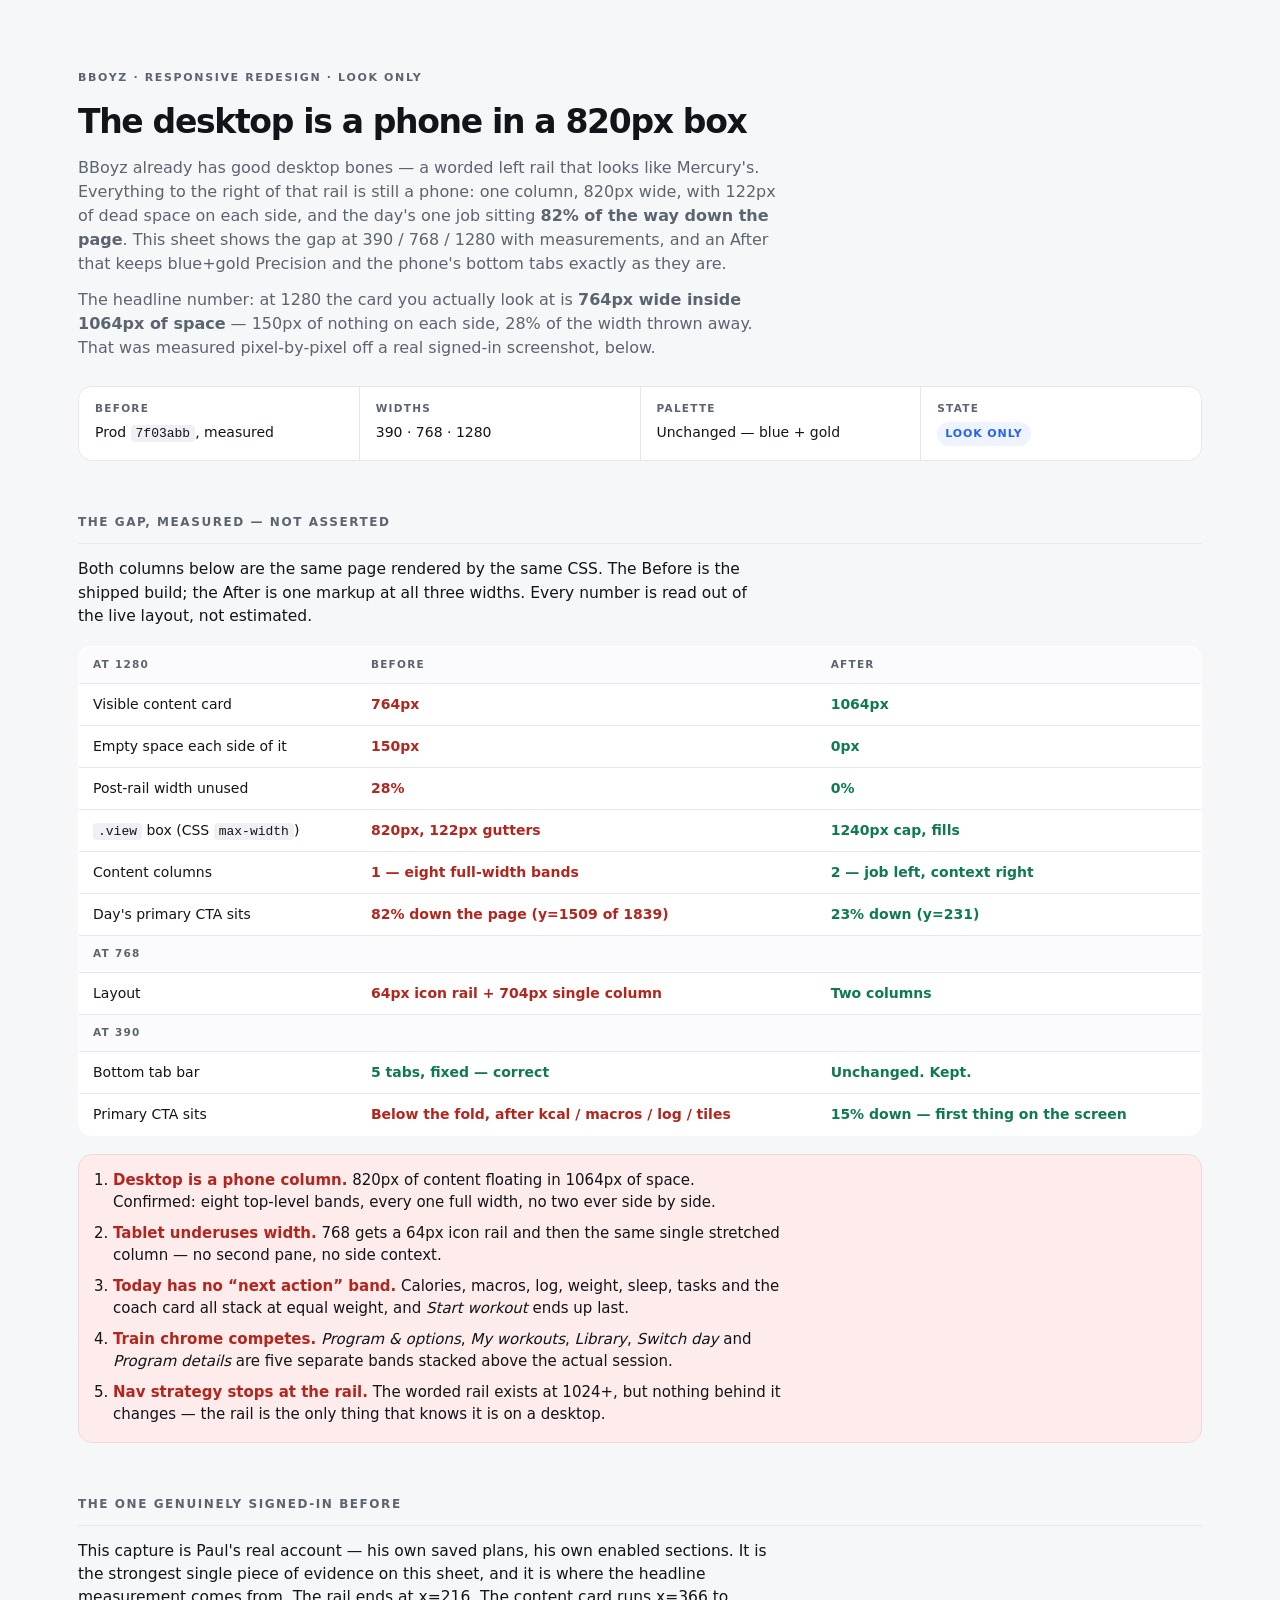
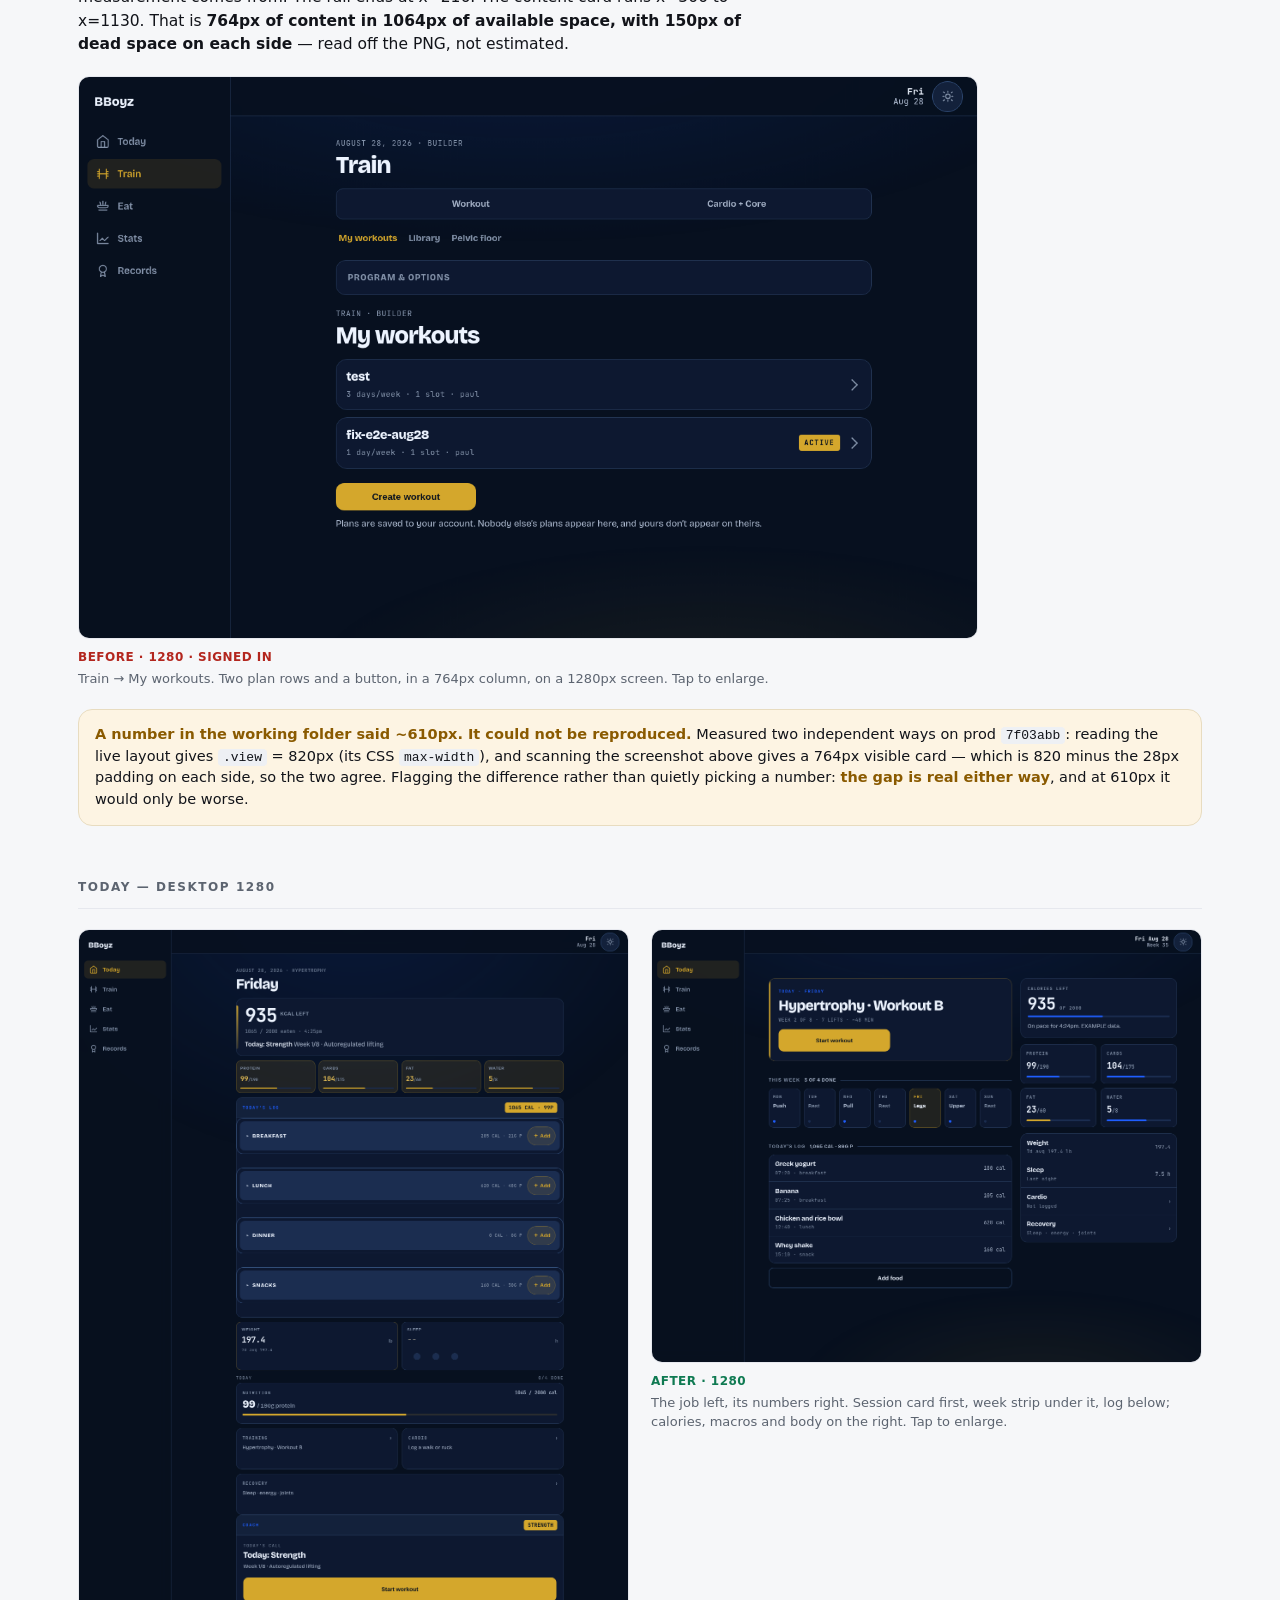
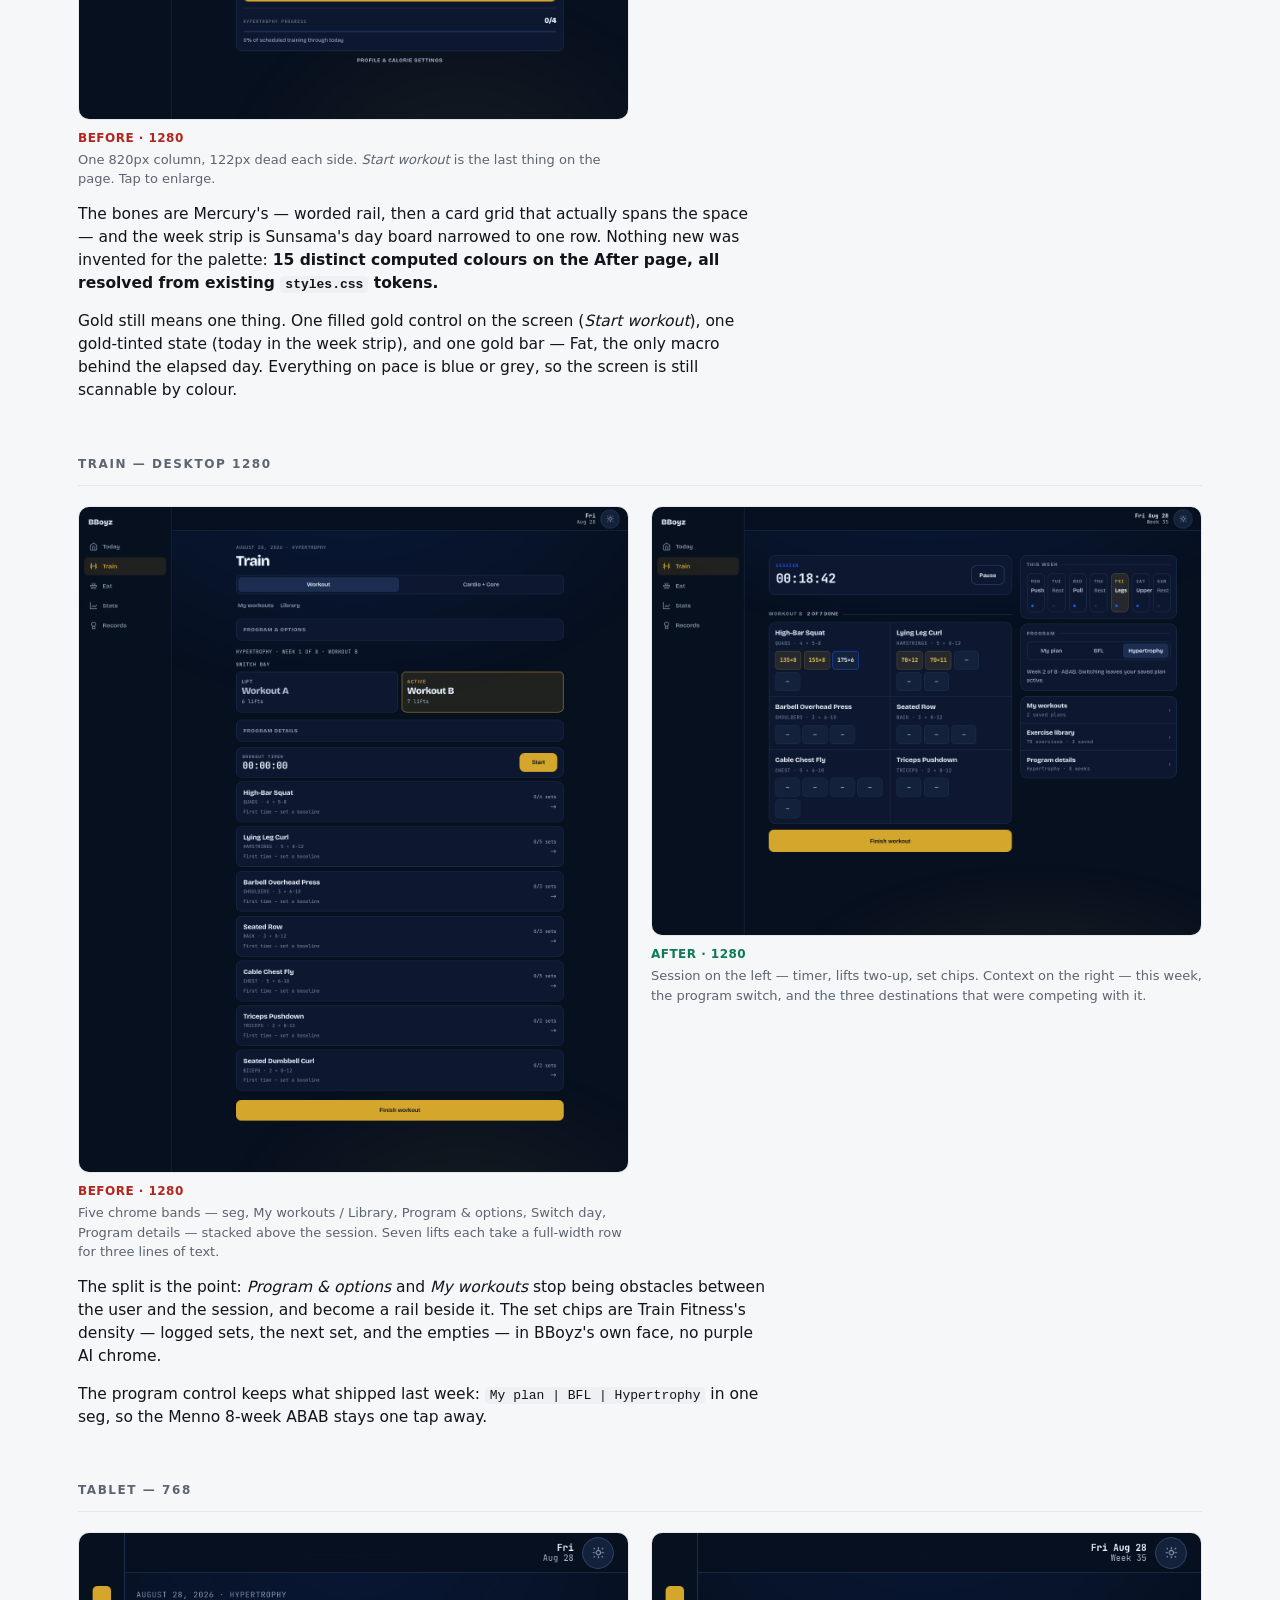
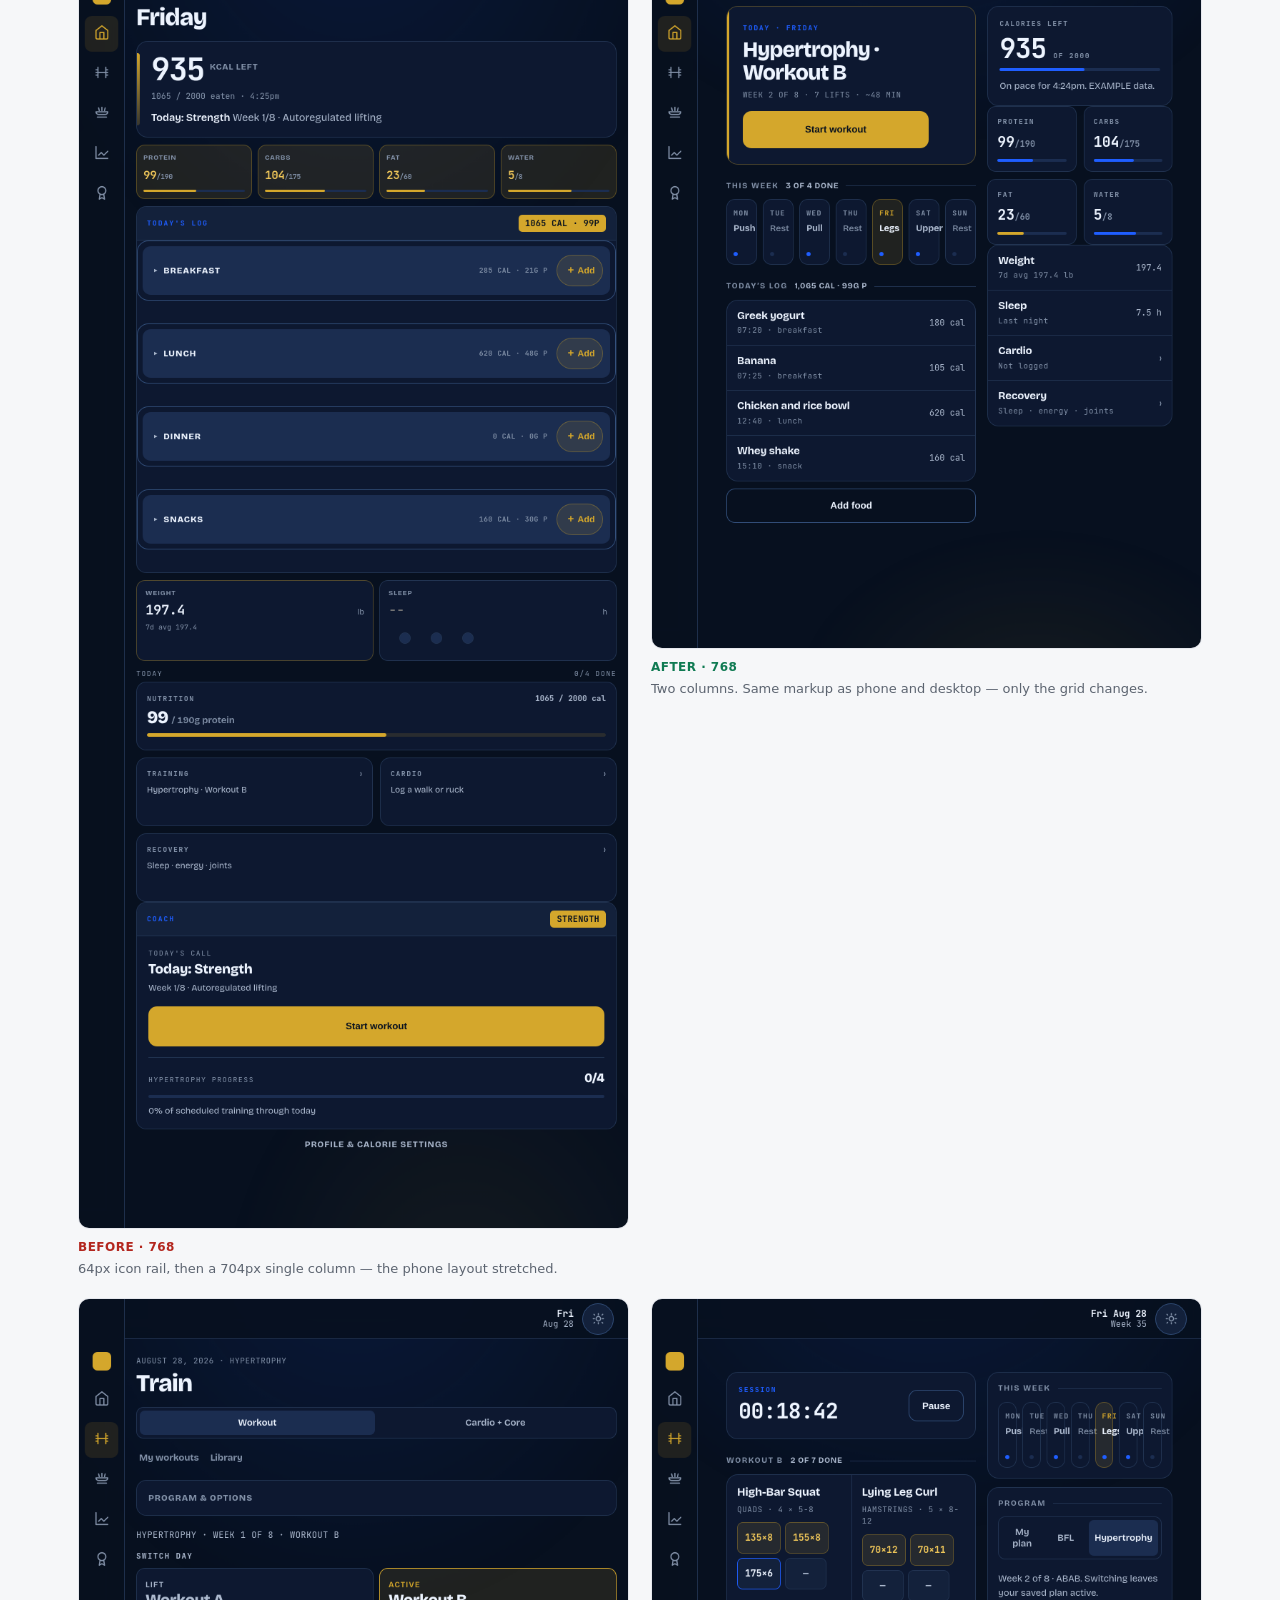
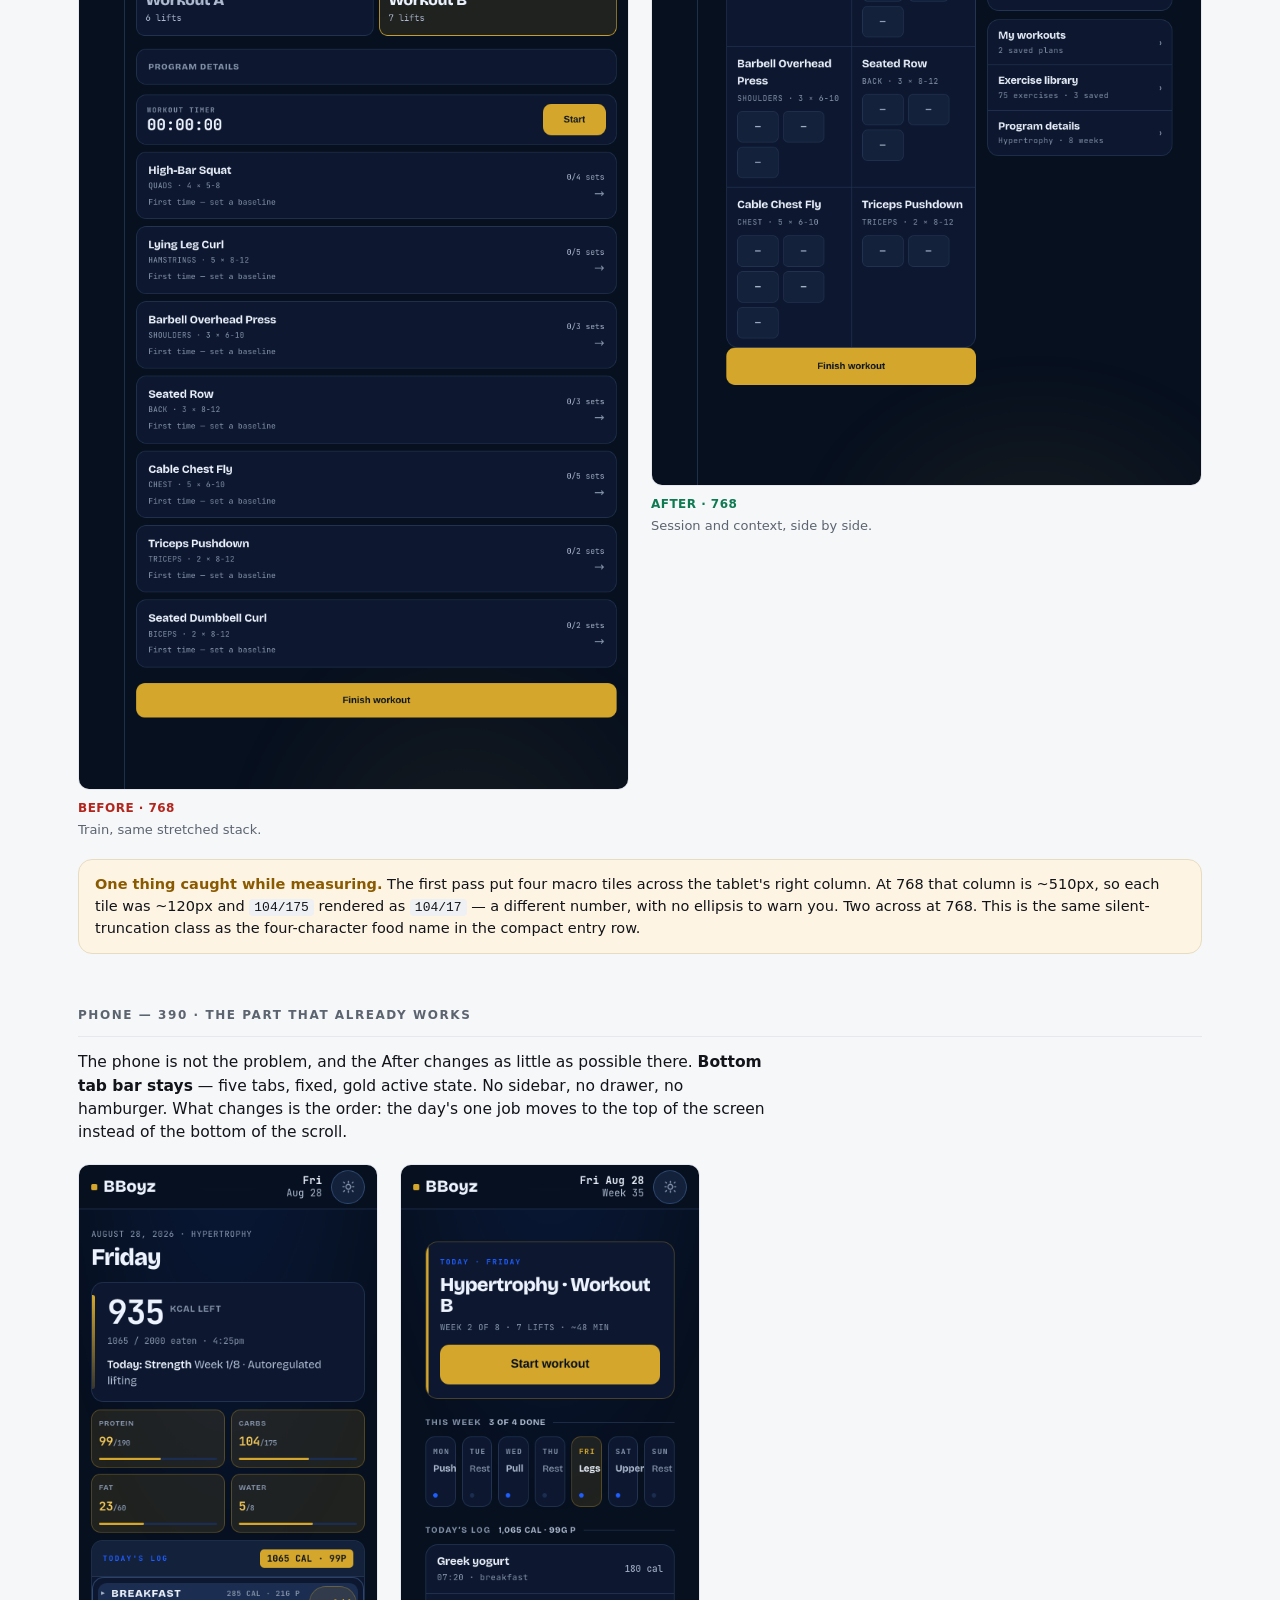
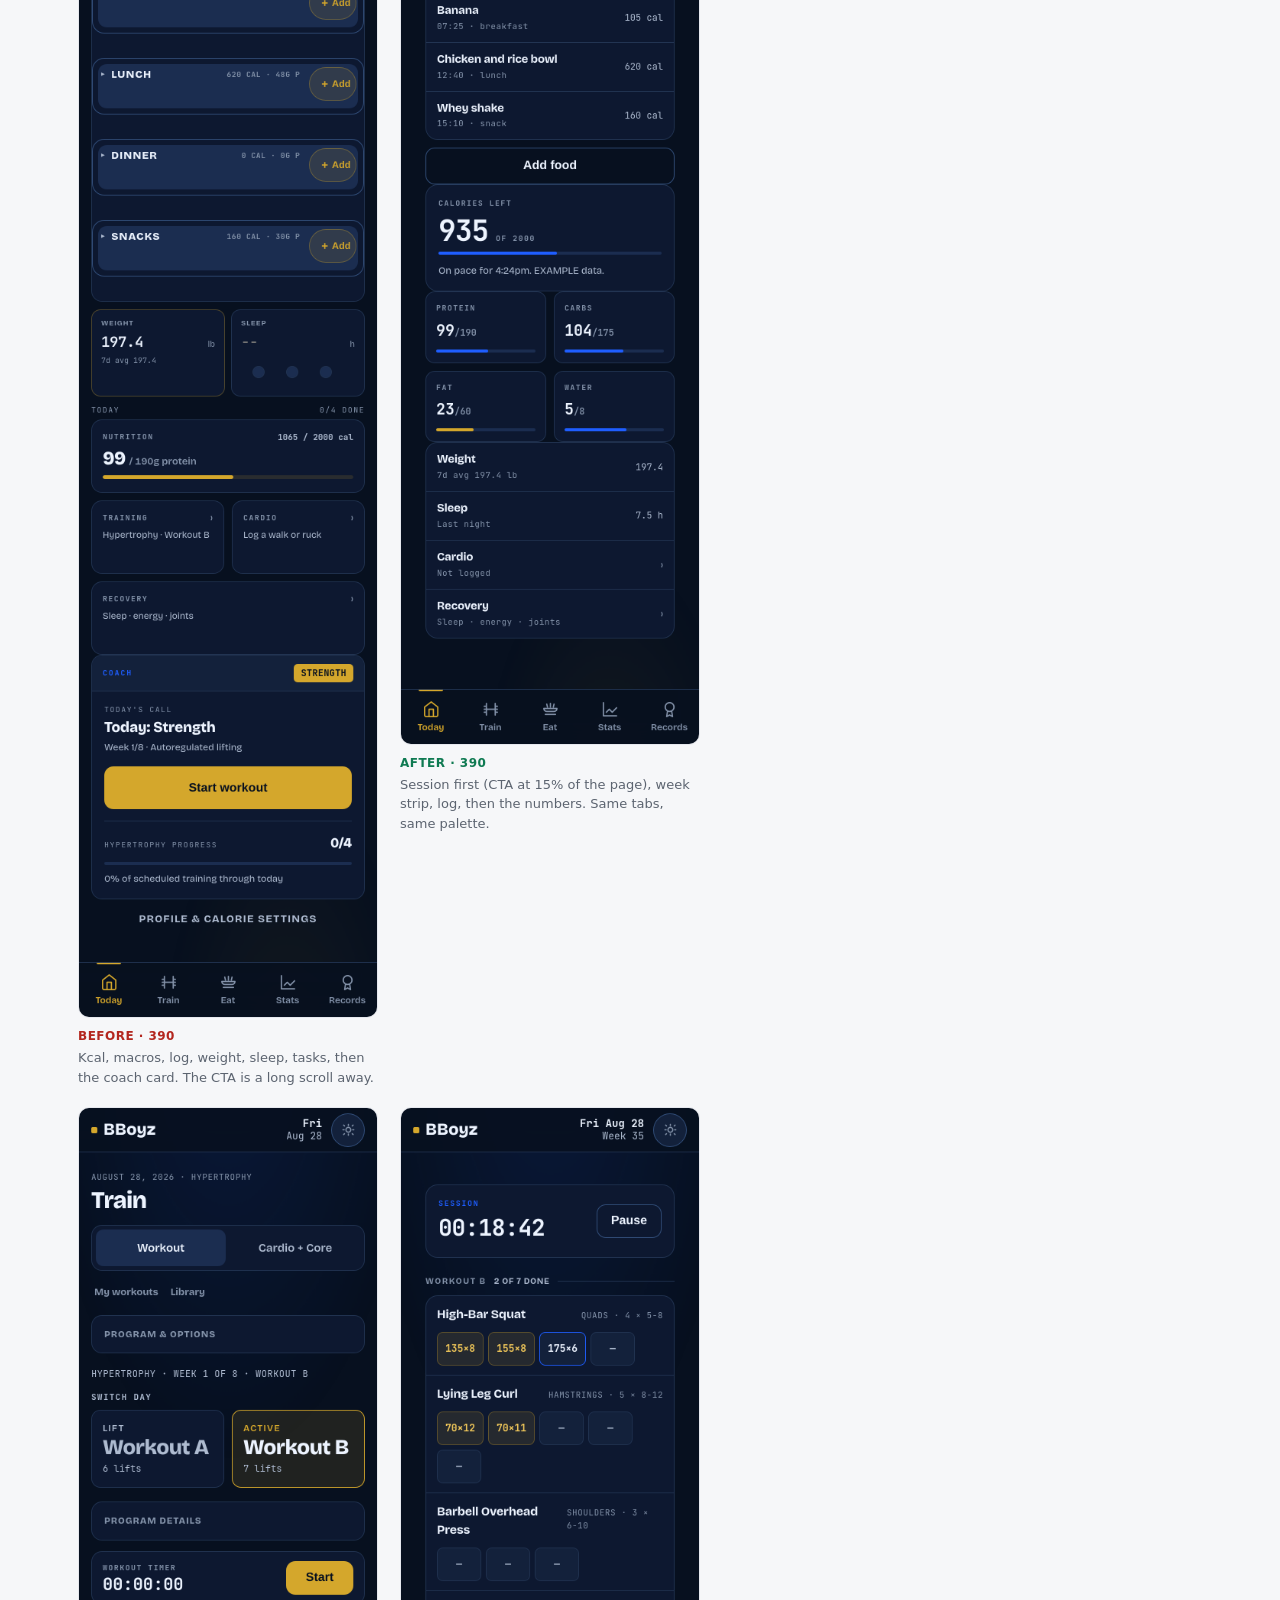
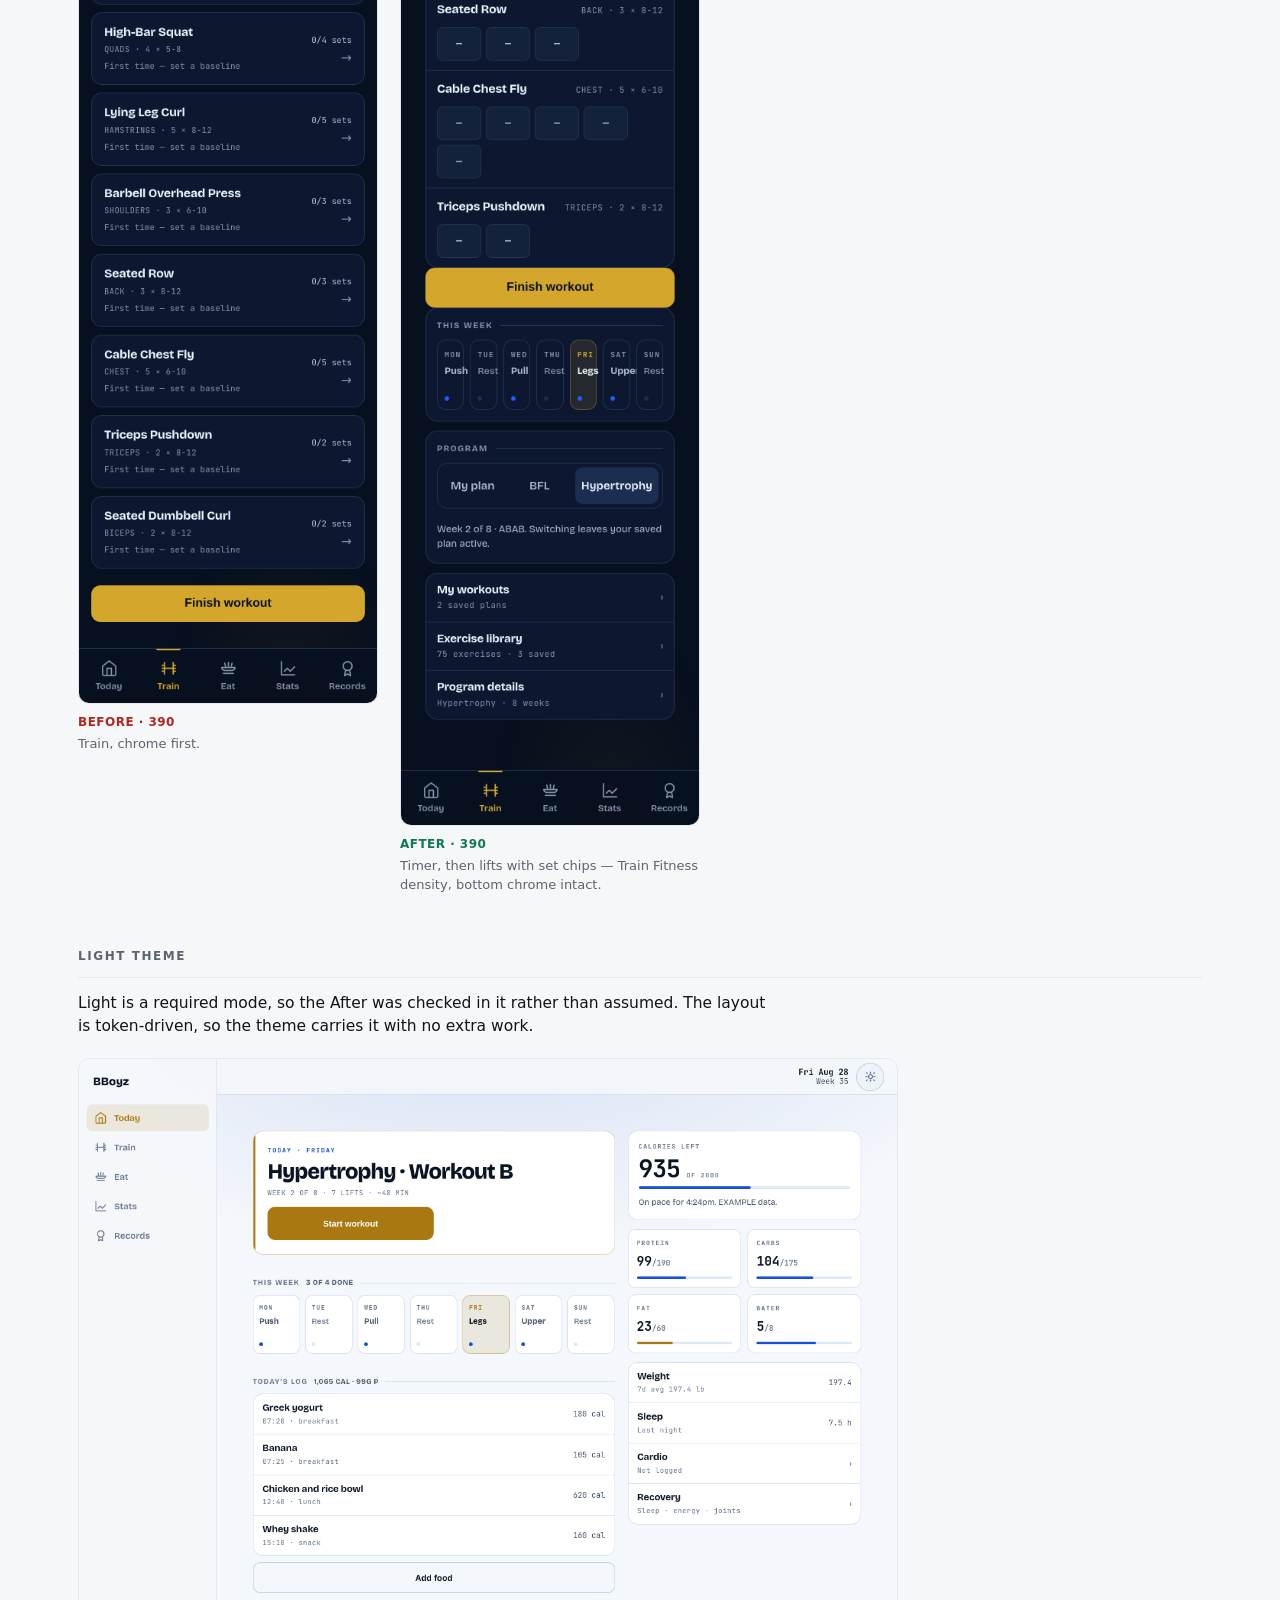
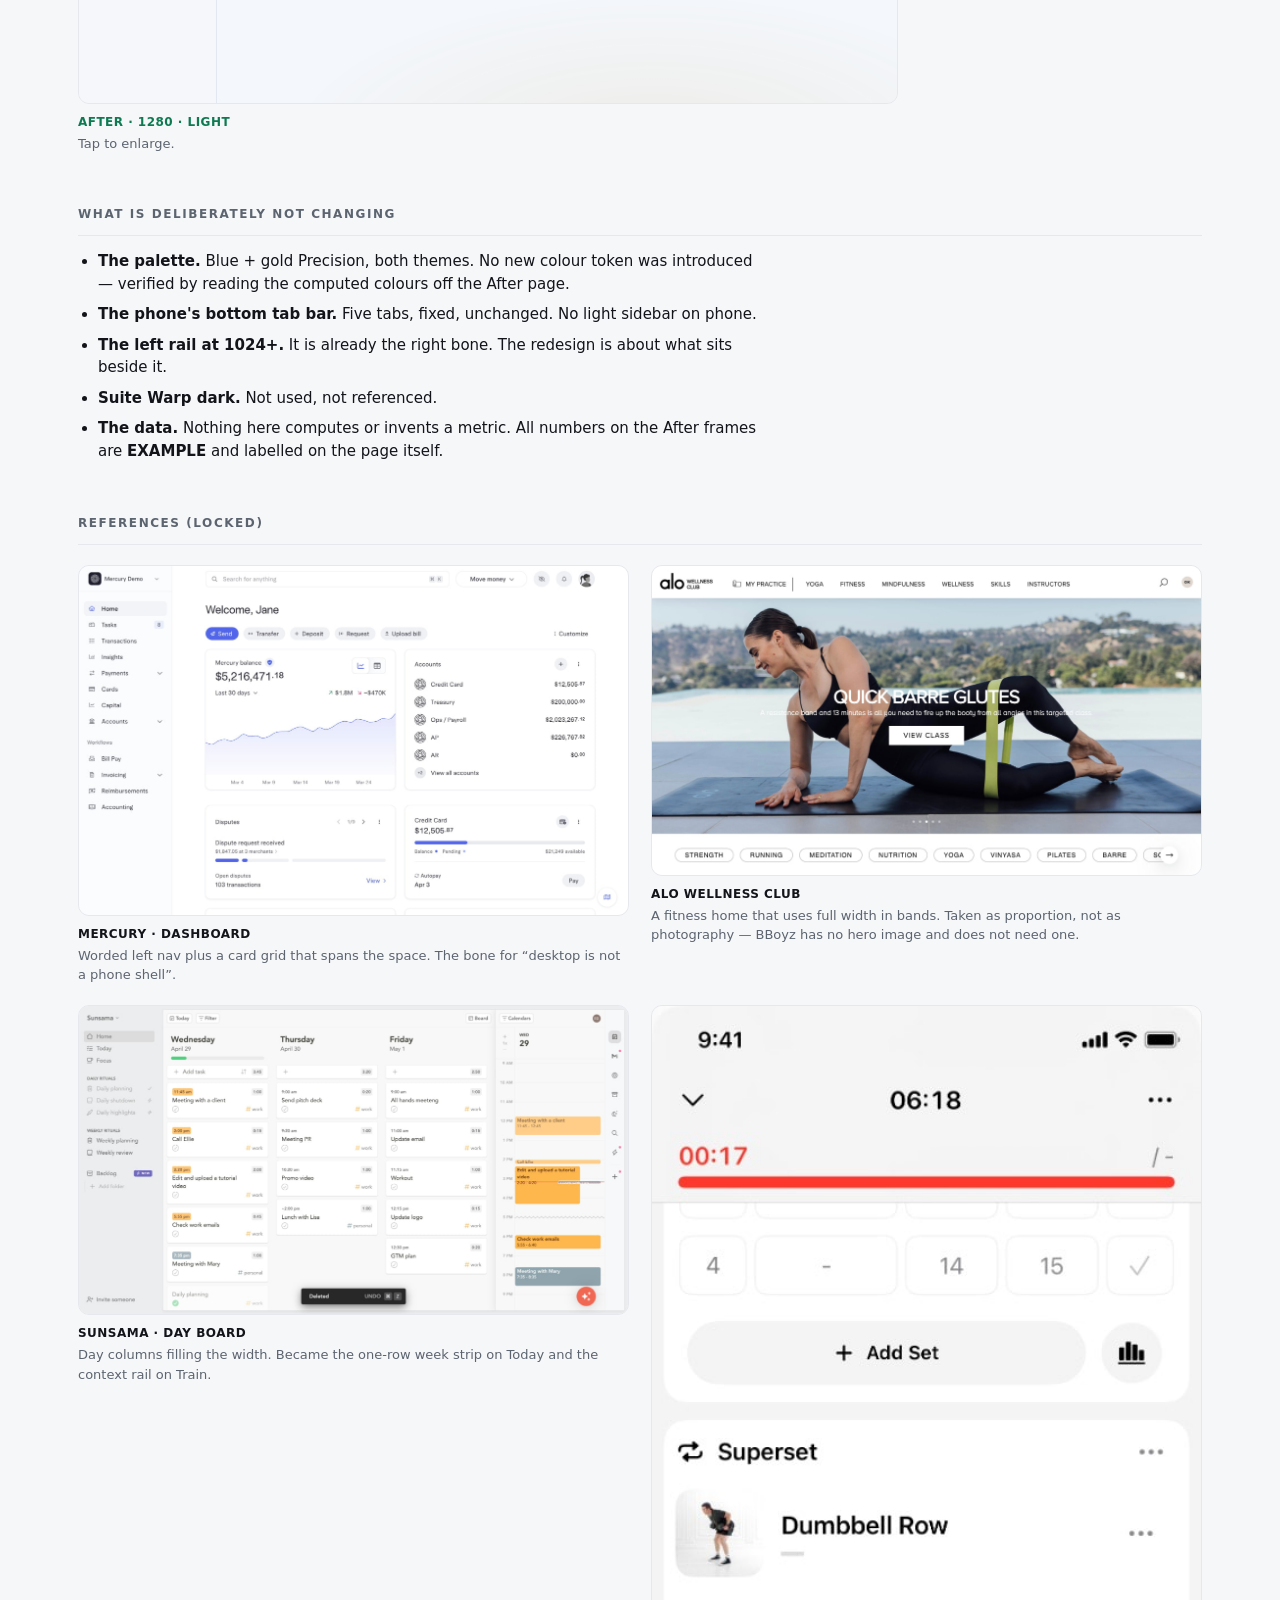
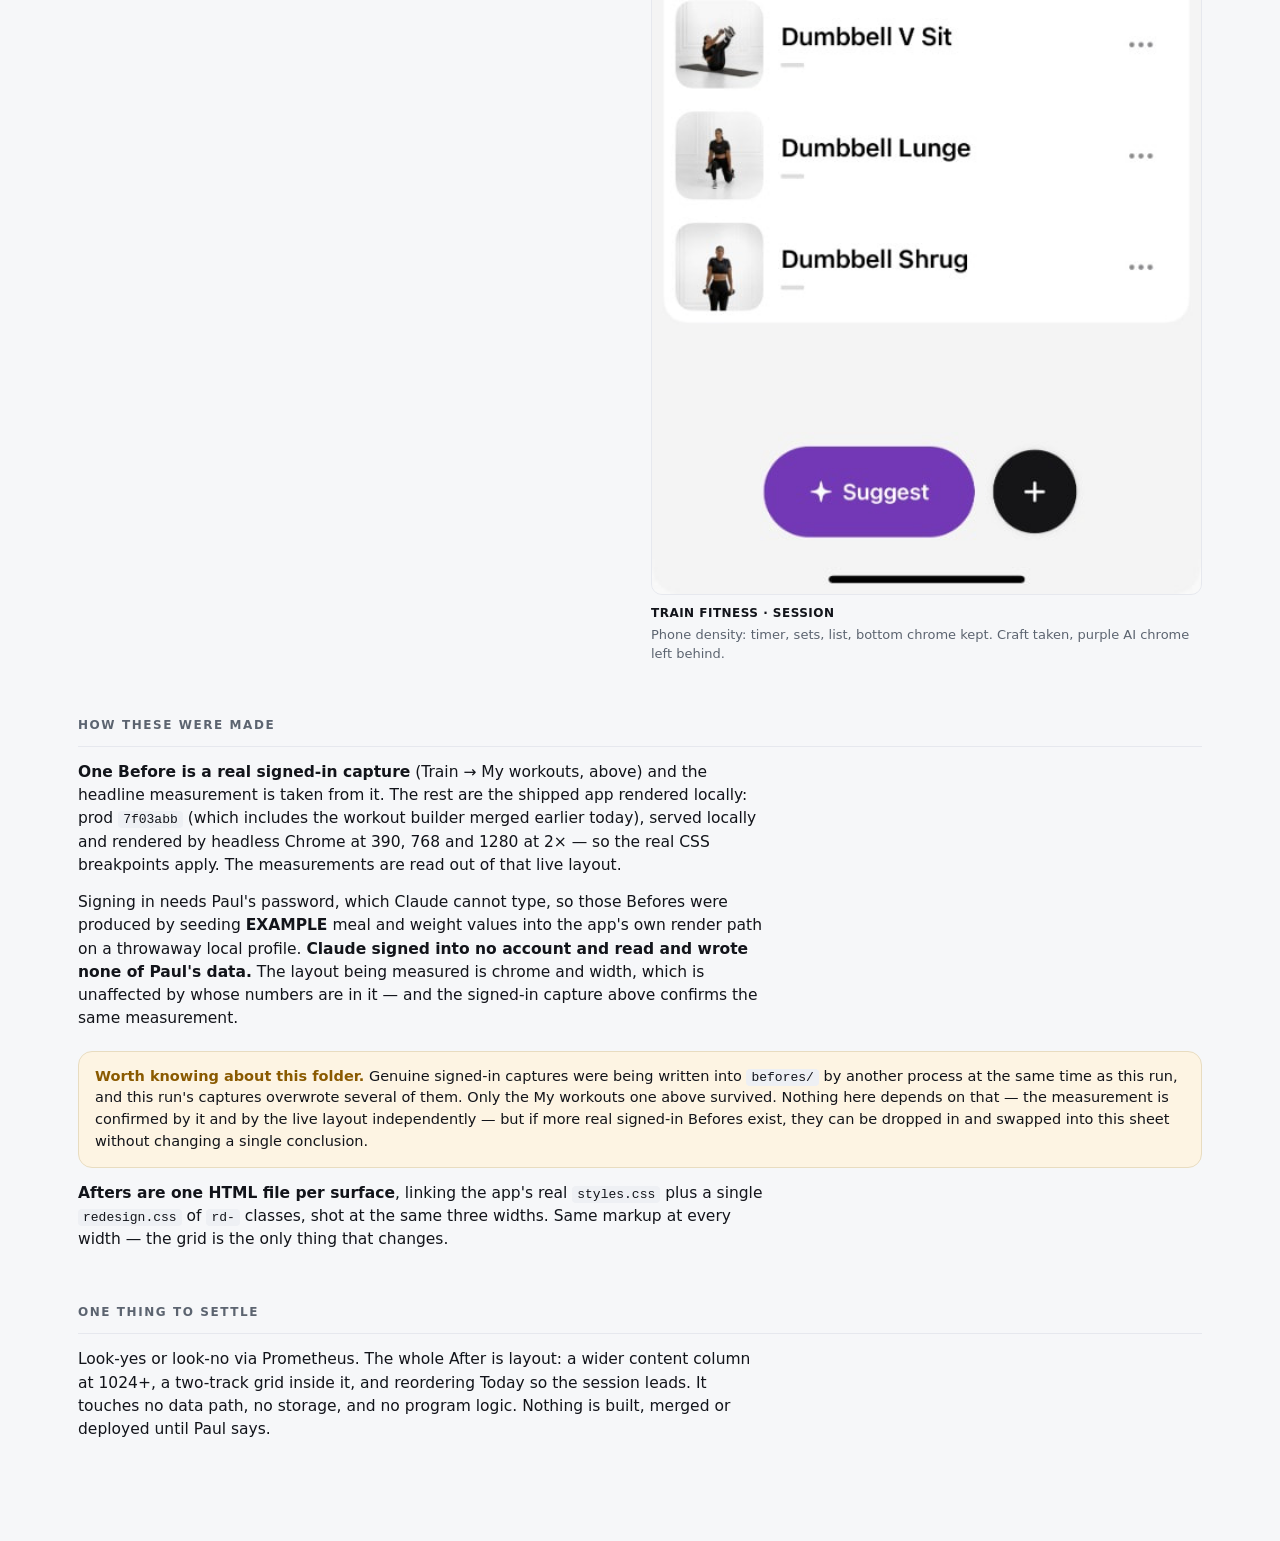
<file: index.html>
<!doctype html>
<html lang="en">
<head>
<meta charset="utf-8">
<meta name="viewport" content="width=device-width, initial-scale=1">
<title>BBoyz · Responsive redesign · Look sheet</title>
<style>
  :root{--canvas:#f6f7f9;--panel:#fff;--line:#e6e8ee;--ink:#12141a;--mute:#5c6470;--act:#2563eb;--act-soft:#eef3fe;--ok:#0f7a52;--bad:#b3261e;--bad-soft:#fdeceb;--warn:#8a5a00;--warn-soft:#fdf4e3;--r:14px;--sans:system-ui,-apple-system,BlinkMacSystemFont,"Segoe UI",Roboto,sans-serif}
  *{box-sizing:border-box;margin:0;padding:0}
  body{background:var(--canvas);color:var(--ink);font-family:var(--sans);line-height:1.5;-webkit-font-smoothing:antialiased}
  .page{max-width:1180px;margin:0 auto;padding:56px 28px 100px}
  .kicker{font-size:11px;font-weight:700;letter-spacing:.15em;color:var(--mute);text-transform:uppercase}
  h1{margin-top:10px;font-size:33px;font-weight:650;letter-spacing:-.04em}
  .stand{margin-top:10px;font-size:16px;color:var(--mute);max-width:70ch}
  .facts{display:grid;grid-template-columns:repeat(4,1fr);gap:1px;background:var(--line);border:1px solid var(--line);border-radius:var(--r);overflow:hidden;margin-top:26px}
  .facts>div{background:var(--panel);padding:14px 16px}
  .facts dt{font-size:10.5px;font-weight:700;letter-spacing:.12em;color:var(--mute);text-transform:uppercase}
  .facts dd{margin-top:5px;font-size:14px}
  section{margin-top:52px}
  h2{font-size:12px;font-weight:700;letter-spacing:.13em;color:var(--mute);text-transform:uppercase;padding-bottom:12px;border-bottom:1px solid var(--line)}
  h3{margin-top:28px;font-size:18px;font-weight:650;letter-spacing:-.02em}
  p{font-size:15.5px;margin-top:14px;max-width:70ch}
  .pair{display:grid;grid-template-columns:1fr 1fr;gap:22px;margin-top:20px;align-items:start}
  .trio{display:grid;grid-template-columns:repeat(3,1fr);gap:18px;margin-top:20px;align-items:start}
  .phonepair{display:grid;grid-template-columns:repeat(2,minmax(0,300px));gap:22px;margin-top:20px;align-items:start}
  @media (max-width:900px){.pair,.trio,.facts,.phonepair{grid-template-columns:1fr 1fr}}
  @media (max-width:600px){.pair,.trio,.facts,.phonepair{grid-template-columns:1fr}}
  figure{margin:0} figure img{display:block;width:100%;height:auto;background:#0d1830;border:1px solid var(--line);border-radius:11px}
  figcaption{margin-top:9px;font-size:13px;color:var(--mute)}
  figcaption b{display:block;color:var(--ink);font-weight:600;font-size:12px;letter-spacing:.04em;text-transform:uppercase;margin-bottom:3px}
  .tagB{color:var(--bad)} .tagA{color:var(--ok)}
  .badge{display:inline-block;font-size:11px;font-weight:700;letter-spacing:.08em;text-transform:uppercase;padding:4px 8px;border-radius:999px;background:var(--act-soft);color:var(--act)}
  ul,ol{margin:14px 0 0 20px;font-size:15px;max-width:70ch} li+li{margin-top:8px} a{color:var(--act)}
  table{border-collapse:collapse;width:100%;margin-top:18px;font-size:14px;background:var(--panel);border:1px solid var(--line);border-radius:var(--r);overflow:hidden}
  th,td{text-align:left;padding:10px 14px;border-bottom:1px solid var(--line);vertical-align:top}
  th{font-size:10.5px;font-weight:700;letter-spacing:.12em;text-transform:uppercase;color:var(--mute);background:#fbfbfd}
  tr:last-child td{border-bottom:0}
  td.b{color:var(--bad);font-weight:600} td.a{color:var(--ok);font-weight:650}
  code{font-family:ui-monospace,SFMono-Regular,Menlo,monospace;font-size:13px;background:#eef0f4;padding:1px 5px;border-radius:4px}
  .note{margin-top:20px;border:1px solid #e8dcc0;background:var(--warn-soft);border-radius:var(--r);padding:14px 16px}
  .note p{margin-top:0;font-size:14.5px;max-width:none} .note p+p{margin-top:9px} .note b{color:var(--warn)}
  .gap{margin-top:18px;border:1px solid #eedad8;background:var(--bad-soft);border-radius:var(--r);padding:4px 0}
  .gap ol{margin:10px 0 12px 34px}
  .gap li{font-size:15px} .gap li b{color:var(--bad)}
</style>
</head>
<body>
<div class="page">
  <p class="kicker">BBoyz · Responsive redesign · Look only</p>
  <h1>The desktop is a phone in a 820px box</h1>
  <p class="stand">BBoyz already has good desktop bones — a worded left rail that looks like Mercury's. Everything to the right of that rail is still a phone: one column, 820px wide, with 122px of dead space on each side, and the day's one job sitting <b>82% of the way down the page</b>. This sheet shows the gap at 390 / 768 / 1280 with measurements, and an After that keeps blue+gold Precision and the phone's bottom tabs exactly as they are.</p>
  <p class="stand" style="margin-top:12px;">The headline number: at 1280 the card you actually look at is <b>764px wide inside 1064px of space</b> — 150px of nothing on each side, 28% of the width thrown away. That was measured pixel-by-pixel off a real signed-in screenshot, below.</p>

  <div class="facts">
    <div><dt>Before</dt><dd>Prod <code>7f03abb</code>, measured</dd></div>
    <div><dt>Widths</dt><dd>390 · 768 · 1280</dd></div>
    <div><dt>Palette</dt><dd>Unchanged — blue + gold</dd></div>
    <div><dt>State</dt><dd><span class="badge">Look only</span></dd></div>
  </div>

  <section>
    <h2>The gap, measured — not asserted</h2>
    <p>Both columns below are the same page rendered by the same CSS. The Before is the shipped build; the After is one markup at all three widths. Every number is read out of the live layout, not estimated.</p>
    <table>
      <tr><th>At 1280</th><th>Before</th><th>After</th></tr>
      <tr><td>Visible content card</td><td class="b">764px</td><td class="a">1064px</td></tr>
      <tr><td>Empty space each side of it</td><td class="b">150px</td><td class="a">0px</td></tr>
      <tr><td>Post-rail width unused</td><td class="b">28%</td><td class="a">0%</td></tr>
      <tr><td><code>.view</code> box (CSS <code>max-width</code>)</td><td class="b">820px, 122px gutters</td><td class="a">1240px cap, fills</td></tr>
      <tr><td>Content columns</td><td class="b">1 — eight full-width bands</td><td class="a">2 — job left, context right</td></tr>
      <tr><td>Day's primary CTA sits</td><td class="b">82% down the page (y=1509 of 1839)</td><td class="a">23% down (y=231)</td></tr>
      <tr><th>At 768</th><th></th><th></th></tr>
      <tr><td>Layout</td><td class="b">64px icon rail + 704px single column</td><td class="a">Two columns</td></tr>
      <tr><th>At 390</th><th></th><th></th></tr>
      <tr><td>Bottom tab bar</td><td class="a">5 tabs, fixed — correct</td><td class="a">Unchanged. Kept.</td></tr>
      <tr><td>Primary CTA sits</td><td class="b">Below the fold, after kcal / macros / log / tiles</td><td class="a">15% down — first thing on the screen</td></tr>
    </table>

    <div class="gap">
      <ol>
        <li><b>Desktop is a phone column.</b> 820px of content floating in 1064px of space. Confirmed: eight top-level bands, every one full width, no two ever side by side.</li>
        <li><b>Tablet underuses width.</b> 768 gets a 64px icon rail and then the same single stretched column — no second pane, no side context.</li>
        <li><b>Today has no “next action” band.</b> Calories, macros, log, weight, sleep, tasks and the coach card all stack at equal weight, and <i>Start workout</i> ends up last.</li>
        <li><b>Train chrome competes.</b> <i>Program &amp; options</i>, <i>My workouts</i>, <i>Library</i>, <i>Switch day</i> and <i>Program details</i> are five separate bands stacked above the actual session.</li>
        <li><b>Nav strategy stops at the rail.</b> The worded rail exists at 1024+, but nothing behind it changes — the rail is the only thing that knows it is on a desktop.</li>
      </ol>
    </div>
  </section>

  <section>
    <h2>The one genuinely signed-in Before</h2>
    <p>This capture is Paul's real account — his own saved plans, his own enabled sections. It is the
    strongest single piece of evidence on this sheet, and it is where the headline measurement comes
    from. The rail ends at x=216. The content card runs x=366 to x=1130. That is <b>764px of content
    in 1064px of available space, with 150px of dead space on each side</b> — read off the PNG,
    not estimated.</p>
    <figure style="max-width:900px;margin-top:20px;"><a href="befores/before-myworkouts-desktop.png" target="_blank" rel="noopener"><img src="befores/before-myworkouts-desktop.png" alt="Before — Train / My workouts at 1280, signed in"></a>
      <figcaption><b class="tagB">Before · 1280 · signed in</b> Train &rarr; My workouts. Two plan rows and a button, in a 764px column, on a 1280px screen. Tap to enlarge.</figcaption></figure>
    <div class="note">
      <p><b>A number in the working folder said ~610px. It could not be reproduced.</b> Measured two
      independent ways on prod <code>7f03abb</code>: reading the live layout gives <code>.view</code>
      = 820px (its CSS <code>max-width</code>), and scanning the screenshot above gives a 764px
      visible card — which is 820 minus the 28px padding on each side, so the two agree. Flagging the
      difference rather than quietly picking a number: <b>the gap is real either way</b>, and at 610px
      it would only be worse.</p>
    </div>
  </section>

  <section>
    <h2>Today — desktop 1280</h2>
    <div class="pair">
      <figure><a href="befores/before-today-desktop.png" target="_blank" rel="noopener"><img src="befores/before-today-desktop.png" alt="Before — Today at 1280, one narrow column"></a>
        <figcaption><b class="tagB">Before · 1280</b> One 820px column, 122px dead each side. <i>Start workout</i> is the last thing on the page. Tap to enlarge.</figcaption></figure>
      <figure><a href="shots/after-today-desktop.png" target="_blank" rel="noopener"><img src="shots/after-today-desktop.png" alt="After — Today at 1280, two columns"></a>
        <figcaption><b class="tagA">After · 1280</b> The job left, its numbers right. Session card first, week strip under it, log below; calories, macros and body on the right. Tap to enlarge.</figcaption></figure>
    </div>
    <p>The bones are Mercury's — worded rail, then a card grid that actually spans the space — and the week strip is Sunsama's day board narrowed to one row. Nothing new was invented for the palette: <b>15 distinct computed colours on the After page, all resolved from existing <code>styles.css</code> tokens.</b></p>
    <p>Gold still means one thing. One filled gold control on the screen (<i>Start workout</i>), one gold-tinted state (today in the week strip), and one gold bar — Fat, the only macro behind the elapsed day. Everything on pace is blue or grey, so the screen is still scannable by colour.</p>
  </section>

  <section>
    <h2>Train — desktop 1280</h2>
    <div class="pair">
      <figure><a href="befores/before-train-desktop.png" target="_blank" rel="noopener"><img src="befores/before-train-desktop.png" alt="Before — Train at 1280"></a>
        <figcaption><b class="tagB">Before · 1280</b> Five chrome bands — seg, My workouts / Library, Program &amp; options, Switch day, Program details — stacked above the session. Seven lifts each take a full-width row for three lines of text.</figcaption></figure>
      <figure><a href="shots/after-train-desktop.png" target="_blank" rel="noopener"><img src="shots/after-train-desktop.png" alt="After — Train at 1280, session and context split"></a>
        <figcaption><b class="tagA">After · 1280</b> Session on the left — timer, lifts two-up, set chips. Context on the right — this week, the program switch, and the three destinations that were competing with it.</figcaption></figure>
    </div>
    <p>The split is the point: <i>Program &amp; options</i> and <i>My workouts</i> stop being obstacles between the user and the session, and become a rail beside it. The set chips are Train Fitness's density — logged sets, the next set, and the empties — in BBoyz's own face, no purple AI chrome.</p>
    <p>The program control keeps what shipped last week: <code>My plan | BFL | Hypertrophy</code> in one seg, so the Menno 8-week ABAB stays one tap away.</p>
  </section>

  <section>
    <h2>Tablet — 768</h2>
    <div class="pair">
      <figure><a href="befores/before-today-tablet.png" target="_blank" rel="noopener"><img src="befores/before-today-tablet.png" alt="Before — Today at 768"></a>
        <figcaption><b class="tagB">Before · 768</b> 64px icon rail, then a 704px single column — the phone layout stretched.</figcaption></figure>
      <figure><a href="shots/after-today-tablet.png" target="_blank" rel="noopener"><img src="shots/after-today-tablet.png" alt="After — Today at 768, two columns"></a>
        <figcaption><b class="tagA">After · 768</b> Two columns. Same markup as phone and desktop — only the grid changes.</figcaption></figure>
    </div>
    <div class="pair">
      <figure><a href="befores/before-train-tablet.png" target="_blank" rel="noopener"><img src="befores/before-train-tablet.png" alt="Before — Train at 768"></a>
        <figcaption><b class="tagB">Before · 768</b> Train, same stretched stack.</figcaption></figure>
      <figure><a href="shots/after-train-tablet.png" target="_blank" rel="noopener"><img src="shots/after-train-tablet.png" alt="After — Train at 768"></a>
        <figcaption><b class="tagA">After · 768</b> Session and context, side by side.</figcaption></figure>
    </div>
    <div class="note">
      <p><b>One thing caught while measuring.</b> The first pass put four macro tiles across the tablet's right column. At 768 that column is ~510px, so each tile was ~120px and <code>104/175</code> rendered as <code>104/17</code> — a different number, with no ellipsis to warn you. Two across at 768. This is the same silent-truncation class as the four-character food name in the compact entry row.</p>
    </div>
  </section>

  <section>
    <h2>Phone — 390 · the part that already works</h2>
    <p>The phone is not the problem, and the After changes as little as possible there. <b>Bottom tab bar stays</b> — five tabs, fixed, gold active state. No sidebar, no drawer, no hamburger. What changes is the order: the day's one job moves to the top of the screen instead of the bottom of the scroll.</p>
    <div class="phonepair">
      <figure><a href="befores/before-today-phone.png" target="_blank" rel="noopener"><img src="befores/before-today-phone.png" alt="Before — Today on a phone"></a>
        <figcaption><b class="tagB">Before · 390</b> Kcal, macros, log, weight, sleep, tasks, then the coach card. The CTA is a long scroll away.</figcaption></figure>
      <figure><a href="shots/after-today-phone.png" target="_blank" rel="noopener"><img src="shots/after-today-phone.png" alt="After — Today on a phone"></a>
        <figcaption><b class="tagA">After · 390</b> Session first (CTA at 15% of the page), week strip, log, then the numbers. Same tabs, same palette.</figcaption></figure>
    </div>
    <div class="phonepair">
      <figure><a href="befores/before-train-phone.png" target="_blank" rel="noopener"><img src="befores/before-train-phone.png" alt="Before — Train on a phone"></a>
        <figcaption><b class="tagB">Before · 390</b> Train, chrome first.</figcaption></figure>
      <figure><a href="shots/after-train-phone.png" target="_blank" rel="noopener"><img src="shots/after-train-phone.png" alt="After — Train on a phone"></a>
        <figcaption><b class="tagA">After · 390</b> Timer, then lifts with set chips — Train Fitness density, bottom chrome intact.</figcaption></figure>
    </div>
  </section>

  <section>
    <h2>Light theme</h2>
    <p>Light is a required mode, so the After was checked in it rather than assumed. The layout is token-driven, so the theme carries it with no extra work.</p>
    <figure style="max-width:820px;margin-top:20px;"><a href="shots/after-today-desktop-light.png" target="_blank" rel="noopener"><img src="shots/after-today-desktop-light.png" alt="After — Today at 1280 in the light theme"></a>
      <figcaption><b class="tagA">After · 1280 · light</b> Tap to enlarge.</figcaption></figure>
  </section>

  <section>
    <h2>What is deliberately NOT changing</h2>
    <ul>
      <li><b>The palette.</b> Blue + gold Precision, both themes. No new colour token was introduced — verified by reading the computed colours off the After page.</li>
      <li><b>The phone's bottom tab bar.</b> Five tabs, fixed, unchanged. No light sidebar on phone.</li>
      <li><b>The left rail at 1024+.</b> It is already the right bone. The redesign is about what sits beside it.</li>
      <li><b>Suite Warp dark.</b> Not used, not referenced.</li>
      <li><b>The data.</b> Nothing here computes or invents a metric. All numbers on the After frames are <b>EXAMPLE</b> and labelled on the page itself.</li>
    </ul>
  </section>

  <section>
    <h2>References (locked)</h2>
    <div class="pair">
      <figure><a href="refs/mercury-dashboard.jpg" target="_blank" rel="noopener"><img src="refs/mercury-dashboard.jpg" alt="Mercury dashboard"></a>
        <figcaption><b>Mercury · dashboard</b> Worded left nav plus a card grid that spans the space. The bone for “desktop is not a phone shell”.</figcaption></figure>
      <figure><a href="refs/alo-wellness-home.jpg" target="_blank" rel="noopener"><img src="refs/alo-wellness-home.jpg" alt="ALO Wellness Club home"></a>
        <figcaption><b>ALO Wellness Club</b> A fitness home that uses full width in bands. Taken as proportion, not as photography — BBoyz has no hero image and does not need one.</figcaption></figure>
    </div>
    <div class="pair">
      <figure><a href="refs/sunsama-dayboard.jpg" target="_blank" rel="noopener"><img src="refs/sunsama-dayboard.jpg" alt="Sunsama day board"></a>
        <figcaption><b>Sunsama · day board</b> Day columns filling the width. Became the one-row week strip on Today and the context rail on Train.</figcaption></figure>
      <figure><a href="refs/trainfitness-session.jpg" target="_blank" rel="noopener"><img src="refs/trainfitness-session.jpg" alt="Train Fitness session"></a>
        <figcaption><b>Train Fitness · session</b> Phone density: timer, sets, list, bottom chrome kept. Craft taken, purple AI chrome left behind.</figcaption></figure>
    </div>
  </section>

  <section>
    <h2>How these were made</h2>
    <p><b>One Before is a real signed-in capture</b> (Train &rarr; My workouts, above) and the headline
    measurement is taken from it. The rest are the shipped app rendered locally: prod <code>7f03abb</code> (which includes the workout builder merged earlier today), served locally and rendered by headless Chrome at 390, 768 and 1280 at 2× — so the real CSS breakpoints apply. The measurements are read out of that live layout.</p>
    <p>Signing in needs Paul's password, which Claude cannot type, so those Befores were produced by seeding <b>EXAMPLE</b> meal and weight values into the app's own render path on a throwaway local profile. <b>Claude signed into no account and read and wrote none of Paul's data.</b> The layout being measured is chrome and width, which is unaffected by whose numbers are in it &mdash; and the signed-in capture above confirms the same measurement.</p>
    <div class="note">
      <p><b>Worth knowing about this folder.</b> Genuine signed-in captures were being written into
      <code>befores/</code> by another process at the same time as this run, and this run's captures
      overwrote several of them. Only the My workouts one above survived. Nothing here depends on
      that &mdash; the measurement is confirmed by it and by the live layout independently &mdash; but if
      more real signed-in Befores exist, they can be dropped in and swapped into this sheet without
      changing a single conclusion.</p>
    </div>
    <p><b>Afters are one HTML file per surface</b>, linking the app's real <code>styles.css</code> plus a single <code>redesign.css</code> of <code>rd-</code> classes, shot at the same three widths. Same markup at every width — the grid is the only thing that changes.</p>
  </section>

  <section>
    <h2>One thing to settle</h2>
    <p>Look-yes or look-no via Prometheus. The whole After is layout: a wider content column at 1024+, a two-track grid inside it, and reordering Today so the session leads. It touches no data path, no storage, and no program logic. Nothing is built, merged or deployed until Paul says.</p>
  </section>
</div>
</body>
</html>
</file>
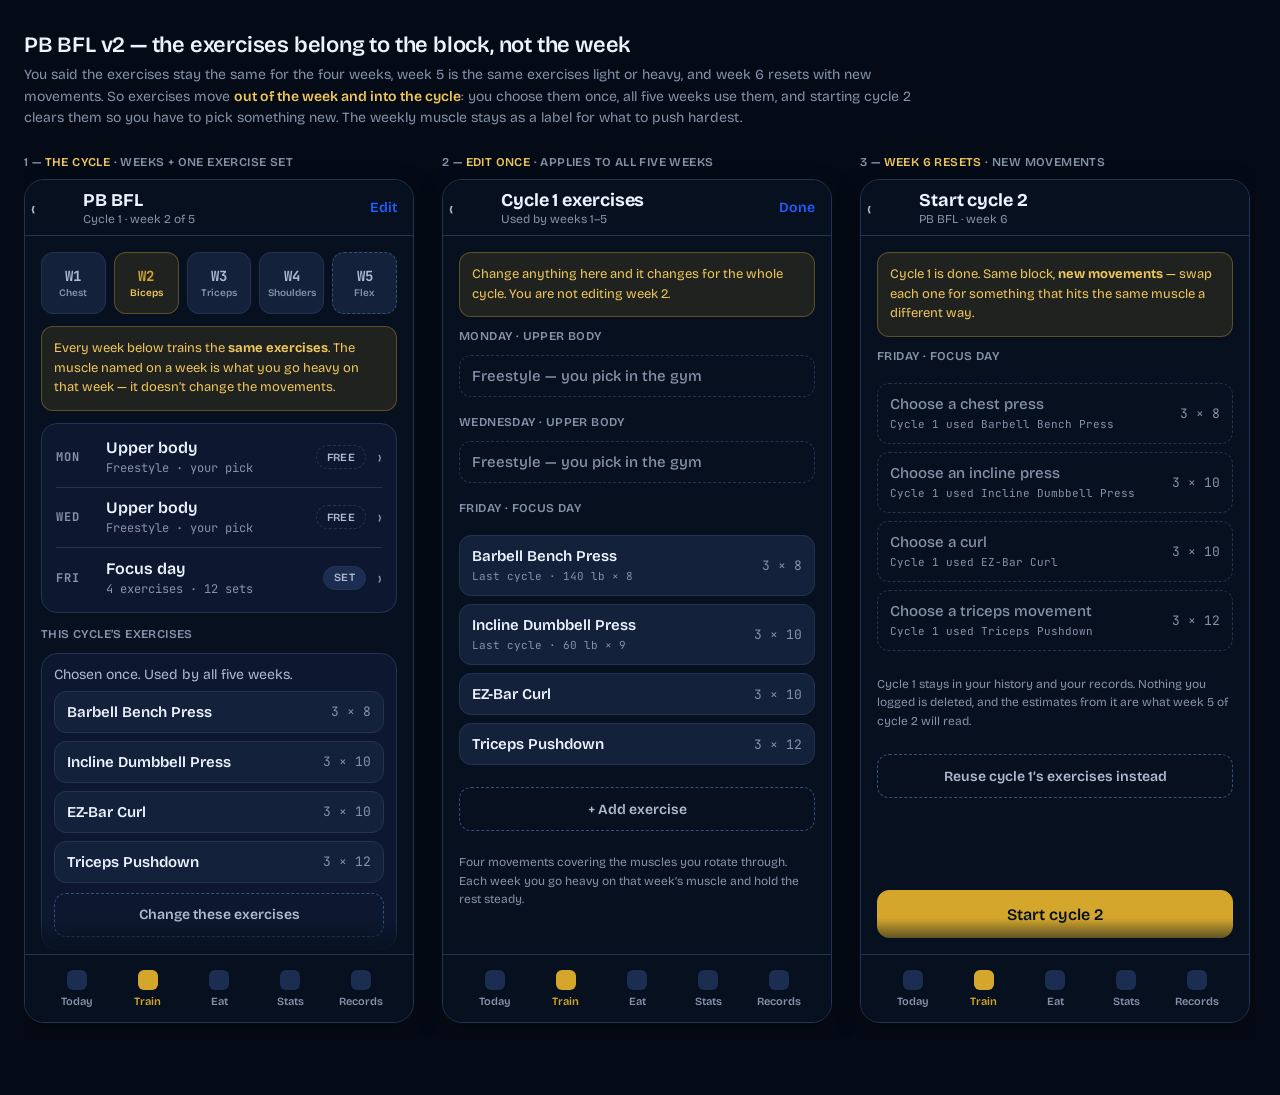
<file: pb-bfl-v2/index.html>
<!DOCTYPE html>
<html lang="en" data-theme="dark">
<head>
<meta charset="utf-8">
<meta name="viewport" content="width=device-width, initial-scale=1">
<title>PB BFL v2 — exercises live in the block, not the week</title>
<link href="https://fonts.googleapis.com/css2?family=Bricolage+Grotesque:opsz,wght@12..96,400;12..96,600;12..96,700&family=JetBrains+Mono:wght@500;600;700&display=swap" rel="stylesheet">
<style>
:root{
  --brand-blue:#1f5eff; --gold:#d4a72c; --accent:#d4a72c; --accent-dim:#f0c75a;
  --accent-bg:rgba(212,167,44,.12); --accent-border:rgba(212,167,44,.34); --accent-contrast:#07101f;
  --bg:#07101f; --surface:#0d1830; --surface-2:#13213b; --surface-3:#1b2d50;
  --border:#223452; --border-bright:#34517d;
  --text:#edf4ff; --text-dim:#aebbd0; --text-muted:#8493aa;
  --danger:#ef6464; --shadow-strong:rgba(0,0,0,.34);
  --r-sm:8px; --r-md:12px; --r-lg:16px; --r-xl:20px; --r-pill:9999px;
  --sans:'Bricolage Grotesque',system-ui,sans-serif; --mono:'JetBrains Mono',monospace;
}
*{box-sizing:border-box;margin:0;padding:0}
body{background:#050b16;font-family:var(--sans);color:var(--text);padding:32px 24px 56px}
.sheet-title{font-size:22px;font-weight:600;letter-spacing:-.2px;margin-bottom:6px}
.sheet-sub{font-size:14px;color:var(--text-muted);margin-bottom:26px;max-width:920px;line-height:1.55}
.sheet-sub b{color:var(--accent-dim);font-weight:600}
.rail{display:flex;gap:28px;align-items:flex-start;overflow-x:auto;padding-bottom:16px}
.frame{flex:0 0 390px;width:390px}
.frame-cap{font-size:12px;font-weight:600;letter-spacing:.4px;text-transform:uppercase;color:var(--text-muted);margin-bottom:10px}
.frame-cap b{color:var(--accent-dim);font-weight:600}
.phone{width:390px;height:844px;background:var(--bg);border:1px solid var(--border);border-radius:var(--r-xl);overflow:hidden;position:relative;box-shadow:0 8px 24px var(--shadow-strong);display:flex;flex-direction:column}
.hdr{height:56px;flex:0 0 56px;display:flex;align-items:center;gap:12px;padding:0 16px;border-bottom:1px solid var(--border);background:rgba(7,16,31,.88)}
.hdr-back{width:40px;height:44px;margin-left:-10px;display:flex;align-items:center;color:var(--text-dim);font-size:20px}
.hdr-t{font-size:18px;font-weight:700;letter-spacing:-.1px}
.hdr-s{font-size:12px;color:var(--text-muted);margin-top:1px}
.hdr-act{margin-left:auto;font-size:14px;font-weight:600;color:var(--brand-blue)}
.body{flex:1;overflow:hidden;padding:16px;display:flex;flex-direction:column;gap:12px}
.nav{height:68px;flex:0 0 68px;border-top:1px solid var(--border);background:rgba(7,16,31,.94);display:flex;align-items:center;padding:0 16px}
.nav i{flex:1;text-align:center;font-size:11px;font-weight:600;color:var(--text-muted);font-style:normal;display:flex;flex-direction:column;gap:5px;align-items:center}
.nav i span{width:20px;height:20px;border-radius:6px;background:var(--surface-3);display:block}
.nav i.on{color:var(--accent)} .nav i.on span{background:var(--accent)}
.card{background:var(--surface);border:1px solid var(--border);border-radius:var(--r-lg);padding:14px}
.lbl{font-size:12px;font-weight:600;letter-spacing:.4px;text-transform:uppercase;color:var(--text-muted)}
.mut{color:var(--text-muted)} .dim{color:var(--text-dim)}
.mono{font-family:var(--mono)}
.row{display:flex;align-items:center;gap:12px}
.sp{margin-left:auto}
.weeks{display:flex;gap:8px}
.wk{flex:1;min-height:62px;border-radius:var(--r-md);border:1px solid var(--border);background:var(--surface-2);display:flex;flex-direction:column;align-items:center;justify-content:center;gap:3px;padding:8px 2px}
.wk .n{font-family:var(--mono);font-size:14px;font-weight:700;color:var(--text-dim)}
.wk .m{font-size:10px;font-weight:600;color:var(--text-muted);text-align:center;line-height:1.15}
.wk.now{border-color:var(--accent-border);background:var(--accent-bg)}
.wk.now .n{color:var(--accent)} .wk.now .m{color:var(--accent-dim)}
.wk.flex{border-style:dashed;border-color:var(--border-bright)}
.drow{display:flex;align-items:center;gap:12px;min-height:60px;padding:8px 0;border-bottom:1px solid var(--border)}
.drow:last-child{border-bottom:0}
.dkey{width:38px;flex:0 0 38px;font-family:var(--mono);font-size:12px;font-weight:700;letter-spacing:.1em;color:var(--text-muted);text-transform:uppercase}
.dname{display:block;font-size:16px;font-weight:600}
.dsub{display:block;font-size:12px;color:var(--text-muted);margin-top:3px;font-family:var(--mono)}
.chev{color:var(--text-muted);font-size:18px;margin-left:auto}
.pill{display:inline-flex;align-items:center;height:24px;padding:0 10px;border-radius:var(--r-pill);font-size:11px;font-weight:600;letter-spacing:.3px;text-transform:uppercase;background:var(--surface-3);color:var(--text-dim);border:1px solid var(--border);white-space:nowrap}
.pill.now{background:var(--accent-bg);border-color:var(--accent-border);color:var(--accent)}
.pill.free{background:transparent;border-style:dashed}
.btn{min-height:48px;border-radius:var(--r-md);border:1px solid var(--border-bright);background:var(--surface-2);color:var(--text);font-family:var(--sans);font-size:16px;font-weight:600;display:flex;align-items:center;justify-content:center;gap:8px;width:100%;cursor:pointer}
.btn.primary{background:var(--accent);border-color:var(--accent);color:var(--accent-contrast)}
.btn.ghost{background:transparent;border-style:dashed;color:var(--text-dim)}
.btn.sm{min-height:44px;font-size:14px}
.ex{border:1px solid var(--border);border-radius:var(--r-md);background:var(--surface-2);padding:11px 12px;display:flex;align-items:center;gap:10px}
.ex.empty{border-style:dashed;background:transparent}
.ex-n{font-size:15px;font-weight:600;flex:1;min-width:0;overflow:hidden;text-overflow:ellipsis;white-space:nowrap}
.ex-n.ph{color:var(--text-muted);font-weight:500}
.ex-t{font-family:var(--mono);font-size:13px;color:var(--text-muted);white-space:nowrap}
.ex-last{font-size:11px;color:var(--text-muted);font-family:var(--mono);margin-top:4px}
.exgroup{display:grid;gap:8px;margin-top:8px}
.note{font-size:12px;color:var(--text-muted);line-height:1.55}
.callout{border:1px solid var(--accent-border);background:var(--accent-bg);border-radius:var(--r-md);padding:12px;font-size:13px;color:var(--accent-dim);line-height:1.5}
.scrollfade{position:absolute;left:0;right:0;bottom:68px;height:36px;background:linear-gradient(transparent,var(--bg));pointer-events:none}
</style>
</head>
<body>

<div class="sheet-title">PB BFL v2 — the exercises belong to the block, not the week</div>
<div class="sheet-sub">You said the exercises stay the same for the four weeks, week 5 is the same exercises light or heavy, and week 6 resets with new movements. So exercises move <b>out of the week and into the cycle</b>: you choose them once, all five weeks use them, and starting cycle 2 clears them so you have to pick something new. The weekly muscle stays as a label for what to push hardest.</div>

<div class="rail">

<!-- FRAME 1 -->
<div class="frame">
  <div class="frame-cap">1 — <b>The cycle</b> · weeks + one exercise set</div>
  <div class="phone">
    <div class="hdr">
      <div class="hdr-back">‹</div>
      <div><div class="hdr-t">PB BFL</div><div class="hdr-s">Cycle 1 · week 2 of 5</div></div>
      <div class="hdr-act">Edit</div>
    </div>
    <div class="body">
      <div class="weeks">
        <div class="wk"><div class="n">W1</div><div class="m">Chest</div></div>
        <div class="wk now"><div class="n">W2</div><div class="m">Biceps</div></div>
        <div class="wk"><div class="n">W3</div><div class="m">Triceps</div></div>
        <div class="wk"><div class="n">W4</div><div class="m">Shoulders</div></div>
        <div class="wk flex"><div class="n">W5</div><div class="m">Flex</div></div>
      </div>

      <div class="callout">Every week below trains the <b>same exercises</b>. The muscle named on a week is what you go heavy on that week — it doesn&rsquo;t change the movements.</div>

      <div class="card" style="padding:4px 14px">
        <div class="drow">
          <span class="dkey">Mon</span>
          <span style="flex:1;min-width:0"><span class="dname">Upper body</span><span class="dsub">Freestyle · your pick</span></span>
          <span class="pill free">Free</span><span class="chev">›</span>
        </div>
        <div class="drow">
          <span class="dkey">Wed</span>
          <span style="flex:1;min-width:0"><span class="dname">Upper body</span><span class="dsub">Freestyle · your pick</span></span>
          <span class="pill free">Free</span><span class="chev">›</span>
        </div>
        <div class="drow">
          <span class="dkey">Fri</span>
          <span style="flex:1;min-width:0"><span class="dname">Focus day</span><span class="dsub">4 exercises · 12 sets</span></span>
          <span class="pill">Set</span><span class="chev">›</span>
        </div>
      </div>

      <div class="lbl" style="margin-top:2px">This cycle&rsquo;s exercises</div>
      <div class="card" style="padding:12px">
        <div class="row"><span class="dim" style="font-size:14px">Chosen once. Used by all five weeks.</span></div>
        <div class="exgroup">
          <div class="ex"><span class="ex-n">Barbell Bench Press</span><span class="ex-t">3 × 8</span></div>
          <div class="ex"><span class="ex-n">Incline Dumbbell Press</span><span class="ex-t">3 × 10</span></div>
          <div class="ex"><span class="ex-n">EZ-Bar Curl</span><span class="ex-t">3 × 10</span></div>
          <div class="ex"><span class="ex-n">Triceps Pushdown</span><span class="ex-t">3 × 12</span></div>
        </div>
        <button class="btn ghost sm" style="margin-top:10px">Change these exercises</button>
      </div>

      <button class="btn primary" style="margin-top:auto">Start Wednesday&rsquo;s workout</button>
    </div>
    <div class="scrollfade"></div>
    <div class="nav"><i><span></span>Today</i><i class="on"><span></span>Train</i><i><span></span>Eat</i><i><span></span>Stats</i><i><span></span>Records</i></div>
  </div>
</div>

<!-- FRAME 2 -->
<div class="frame">
  <div class="frame-cap">2 — <b>Edit once</b> · applies to all five weeks</div>
  <div class="phone">
    <div class="hdr">
      <div class="hdr-back">‹</div>
      <div><div class="hdr-t">Cycle 1 exercises</div><div class="hdr-s">Used by weeks 1–5</div></div>
      <div class="hdr-act">Done</div>
    </div>
    <div class="body">
      <div class="callout">Change anything here and it changes for the whole cycle. You are not editing week 2.</div>

      <div class="lbl">Monday · upper body</div>
      <div class="ex empty"><span class="ex-n ph">Freestyle — you pick in the gym</span></div>

      <div class="lbl" style="margin-top:6px">Wednesday · upper body</div>
      <div class="ex empty"><span class="ex-n ph">Freestyle — you pick in the gym</span></div>

      <div class="lbl" style="margin-top:6px">Friday · focus day</div>
      <div class="exgroup">
        <div class="ex"><span style="flex:1;min-width:0"><span class="ex-n" style="display:block">Barbell Bench Press</span><span class="ex-last">Last cycle · 140 lb × 8</span></span><span class="ex-t">3 × 8</span></div>
        <div class="ex"><span style="flex:1;min-width:0"><span class="ex-n" style="display:block">Incline Dumbbell Press</span><span class="ex-last">Last cycle · 60 lb × 9</span></span><span class="ex-t">3 × 10</span></div>
        <div class="ex"><span class="ex-n">EZ-Bar Curl</span><span class="ex-t">3 × 10</span></div>
        <div class="ex"><span class="ex-n">Triceps Pushdown</span><span class="ex-t">3 × 12</span></div>
      </div>
      <button class="btn ghost sm" style="margin-top:10px">+ Add exercise</button>

      <div class="note" style="margin-top:10px">Four movements covering the muscles you rotate through. Each week you go heavy on that week&rsquo;s muscle and hold the rest steady.</div>
    </div>
    <div class="scrollfade"></div>
    <div class="nav"><i><span></span>Today</i><i class="on"><span></span>Train</i><i><span></span>Eat</i><i><span></span>Stats</i><i><span></span>Records</i></div>
  </div>
</div>

<!-- FRAME 3 -->
<div class="frame">
  <div class="frame-cap">3 — <b>Week 6 resets</b> · new movements</div>
  <div class="phone">
    <div class="hdr">
      <div class="hdr-back">‹</div>
      <div><div class="hdr-t">Start cycle 2</div><div class="hdr-s">PB BFL · week 6</div></div>
    </div>
    <div class="body">
      <div class="callout">Cycle 1 is done. Same block, <b>new movements</b> — swap each one for something that hits the same muscle a different way.</div>

      <div class="lbl">Friday · focus day</div>
      <div class="exgroup">
        <div class="ex empty"><span style="flex:1;min-width:0"><span class="ex-n ph" style="display:block">Choose a chest press</span><span class="ex-last">Cycle 1 used Barbell Bench Press</span></span><span class="ex-t">3 × 8</span></div>
        <div class="ex empty"><span style="flex:1;min-width:0"><span class="ex-n ph" style="display:block">Choose an incline press</span><span class="ex-last">Cycle 1 used Incline Dumbbell Press</span></span><span class="ex-t">3 × 10</span></div>
        <div class="ex empty"><span style="flex:1;min-width:0"><span class="ex-n ph" style="display:block">Choose a curl</span><span class="ex-last">Cycle 1 used EZ-Bar Curl</span></span><span class="ex-t">3 × 10</span></div>
        <div class="ex empty"><span style="flex:1;min-width:0"><span class="ex-n ph" style="display:block">Choose a triceps movement</span><span class="ex-last">Cycle 1 used Triceps Pushdown</span></span><span class="ex-t">3 × 12</span></div>
      </div>

      <div class="note" style="margin-top:12px">Cycle 1 stays in your history and your records. Nothing you logged is deleted, and the estimates from it are what week 5 of cycle 2 will read.</div>

      <button class="btn ghost sm" style="margin-top:12px">Reuse cycle 1&rsquo;s exercises instead</button>
      <button class="btn primary" style="margin-top:auto">Start cycle 2</button>
    </div>
    <div class="scrollfade"></div>
    <div class="nav"><i><span></span>Today</i><i class="on"><span></span>Train</i><i><span></span>Eat</i><i><span></span>Stats</i><i><span></span>Records</i></div>
  </div>
</div>

</div>
</body>
</html>
</file>
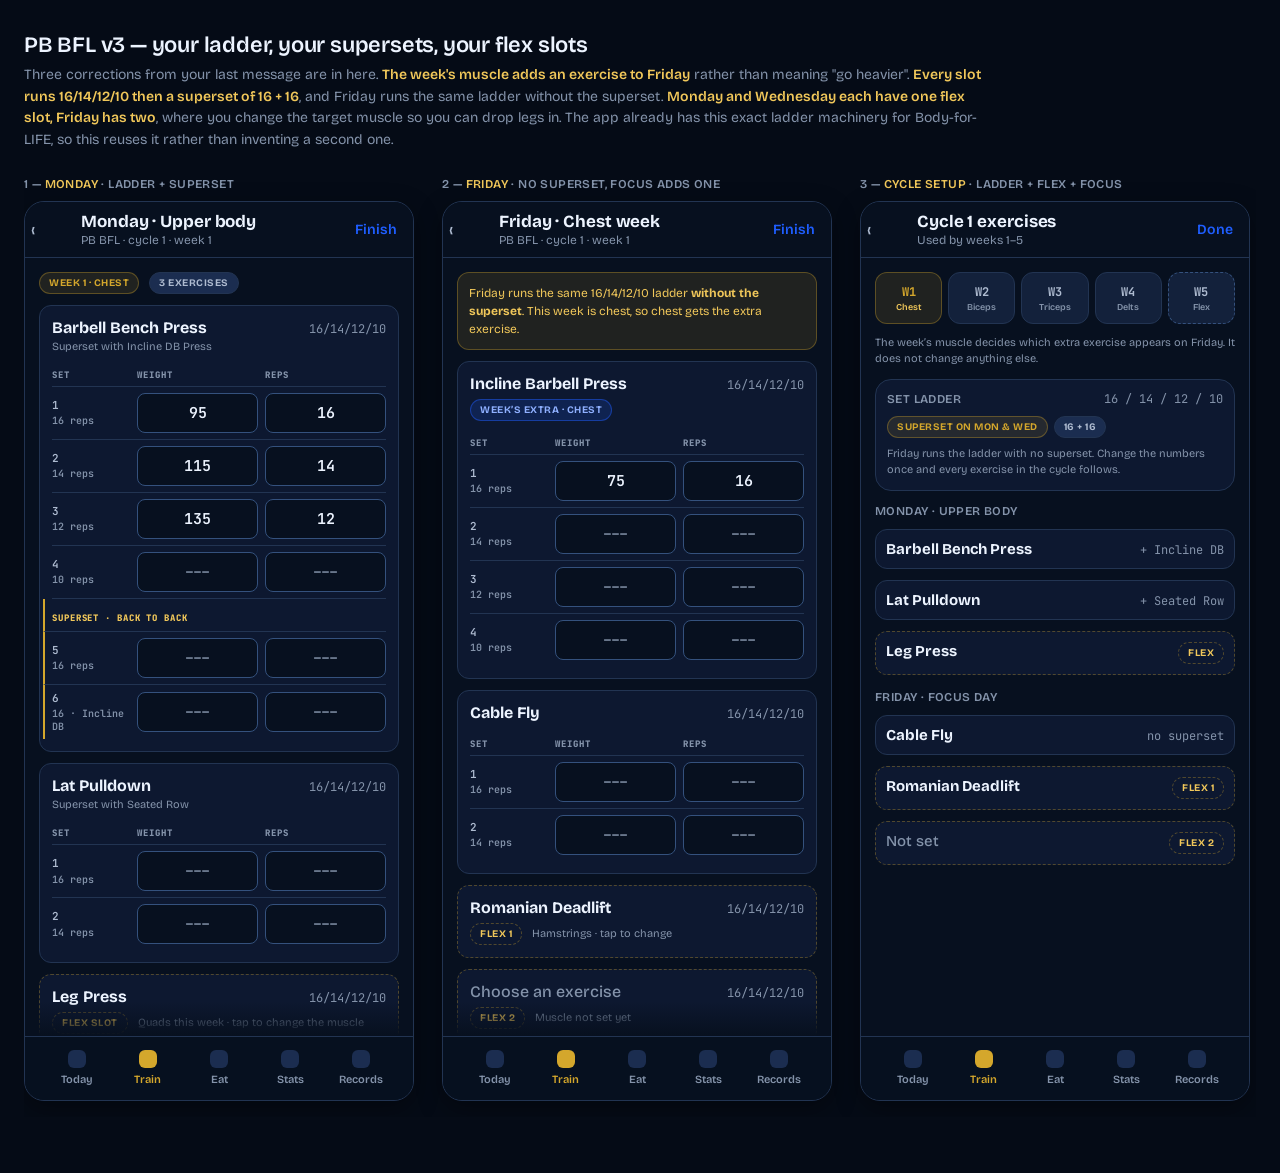
<file: pb-bfl-v3/index.html>
<!DOCTYPE html>
<html lang="en" data-theme="dark">
<head>
<meta charset="utf-8">
<meta name="viewport" content="width=device-width, initial-scale=1">
<title>PB BFL v3 — the 16/14/12/10 ladder, supersets, flex slots</title>
<link href="https://fonts.googleapis.com/css2?family=Bricolage+Grotesque:opsz,wght@12..96,400;12..96,600;12..96,700&family=JetBrains+Mono:wght@500;600;700&display=swap" rel="stylesheet">
<style>
:root{
  --brand-blue:#1f5eff; --gold:#d4a72c; --accent:#d4a72c; --accent-dim:#f0c75a;
  --accent-bg:rgba(212,167,44,.12); --accent-border:rgba(212,167,44,.34); --accent-contrast:#07101f;
  --bg:#07101f; --surface:#0d1830; --surface-2:#13213b; --surface-3:#1b2d50;
  --border:#223452; --border-bright:#34517d;
  --text:#edf4ff; --text-dim:#aebbd0; --text-muted:#8493aa;
  --shadow-strong:rgba(0,0,0,.34);
  --r-sm:8px; --r-md:12px; --r-lg:16px; --r-xl:20px; --r-pill:9999px;
  --sans:'Bricolage Grotesque',system-ui,sans-serif; --mono:'JetBrains Mono',monospace;
}
*{box-sizing:border-box;margin:0;padding:0}
body{background:#050b16;font-family:var(--sans);color:var(--text);padding:32px 24px 56px}
.sheet-title{font-size:22px;font-weight:600;letter-spacing:-.2px;margin-bottom:6px}
.sheet-sub{font-size:14px;color:var(--text-muted);margin-bottom:26px;max-width:960px;line-height:1.55}
.sheet-sub b{color:var(--accent-dim);font-weight:600}
.rail{display:flex;gap:28px;align-items:flex-start;overflow-x:auto;padding-bottom:16px}
.frame{flex:0 0 390px;width:390px}
.frame-cap{font-size:12px;font-weight:600;letter-spacing:.4px;text-transform:uppercase;color:var(--text-muted);margin-bottom:10px}
.frame-cap b{color:var(--accent-dim);font-weight:600}
.phone{width:390px;height:900px;background:var(--bg);border:1px solid var(--border);border-radius:var(--r-xl);overflow:hidden;position:relative;box-shadow:0 8px 24px var(--shadow-strong);display:flex;flex-direction:column}
.hdr{height:56px;flex:0 0 56px;display:flex;align-items:center;gap:12px;padding:0 16px;border-bottom:1px solid var(--border);background:rgba(7,16,31,.88)}
.hdr-back{width:38px;height:44px;margin-left:-10px;display:flex;align-items:center;color:var(--text-dim);font-size:20px}
.hdr-t{font-size:17px;font-weight:700;letter-spacing:-.1px}
.hdr-s{font-size:12px;color:var(--text-muted);margin-top:1px}
.hdr-act{margin-left:auto;font-size:14px;font-weight:600;color:var(--brand-blue)}
.body{flex:1;overflow:hidden;padding:14px;display:flex;flex-direction:column;gap:11px}
.nav{height:64px;flex:0 0 64px;border-top:1px solid var(--border);background:rgba(7,16,31,.94);display:flex;align-items:center;padding:0 16px}
.nav i{flex:1;text-align:center;font-size:11px;font-weight:600;color:var(--text-muted);font-style:normal;display:flex;flex-direction:column;gap:5px;align-items:center}
.nav i span{width:18px;height:18px;border-radius:6px;background:var(--surface-3);display:block}
.nav i.on{color:var(--accent)} .nav i.on span{background:var(--accent)}
.card{background:var(--surface);border:1px solid var(--border);border-radius:var(--r-lg);padding:13px}
.lbl{font-size:12px;font-weight:600;letter-spacing:.4px;text-transform:uppercase;color:var(--text-muted)}
.mut{color:var(--text-muted)}
.row{display:flex;align-items:center;gap:10px}
.pill{display:inline-flex;align-items:center;height:22px;padding:0 9px;border-radius:var(--r-pill);font-size:10px;font-weight:700;letter-spacing:.5px;text-transform:uppercase;background:var(--surface-3);color:var(--text-dim);border:1px solid var(--border);white-space:nowrap}
.pill.now{background:var(--accent-bg);border-color:var(--accent-border);color:var(--accent)}
.pill.flexs{border-style:dashed;background:transparent;color:var(--accent-dim);border-color:var(--accent-border)}
.pill.extra{background:rgba(31,94,255,.16);border-color:rgba(31,94,255,.45);color:#8fb0ff}
.btn{min-height:46px;border-radius:var(--r-md);border:1px solid var(--border-bright);background:var(--surface-2);color:var(--text);font-family:var(--sans);font-size:15px;font-weight:600;display:flex;align-items:center;justify-content:center;gap:8px;width:100%;cursor:pointer}
.btn.primary{background:var(--accent);border-color:var(--accent);color:var(--accent-contrast)}
.btn.ghost{background:transparent;border-style:dashed;color:var(--text-dim)}
.btn.sm{min-height:42px;font-size:14px}

/* exercise card with the real ladder */
.exc{border:1px solid var(--border);border-radius:var(--r-md);background:var(--surface);padding:12px}
.exc.flexslot{border-style:dashed;border-color:var(--accent-border)}
.exc-head{display:flex;align-items:baseline;gap:8px}
.exc-n{font-size:16px;font-weight:700;flex:1;min-width:0;overflow:hidden;text-overflow:ellipsis;white-space:nowrap}
.exc-t{font-family:var(--mono);font-size:12px;color:var(--text-muted);white-space:nowrap}
.exc-sub{font-size:11px;color:var(--text-muted);margin-top:3px}
.grid-head{display:grid;grid-template-columns:78px 1fr 1fr;gap:7px;padding:8px 0 5px;margin-top:8px;border-bottom:1px solid var(--border);font-family:var(--mono);font-size:9px;font-weight:800;letter-spacing:.1em;text-transform:uppercase;color:var(--text-muted)}
.srow{display:grid;grid-template-columns:78px 1fr 1fr;gap:7px;align-items:center;padding:6px 0;border-bottom:1px solid var(--border)}
.srow:last-child{border-bottom:0}
.snum{font-family:var(--mono);font-size:11px;font-weight:600;color:var(--text-dim);line-height:1.3}
.snum em{display:block;font-style:normal;font-size:10px;color:var(--text-muted);margin-top:2px}
.inp{height:40px;border-radius:var(--r-sm);border:1px solid var(--border-bright);background:var(--bg);color:var(--text);font-family:var(--mono);font-size:15px;font-weight:600;display:flex;align-items:center;justify-content:center}
.inp.ph{color:var(--text-muted);font-weight:500}
.ss{border-left:2px solid var(--accent);padding-left:7px;margin-left:-9px}
.ss-tag{grid-column:1 / -1;font-family:var(--mono);font-size:9px;font-weight:800;letter-spacing:.1em;text-transform:uppercase;color:var(--accent-dim);padding:7px 0 1px}
.note{font-size:11px;color:var(--text-muted);line-height:1.5}
.callout{border:1px solid var(--accent-border);background:var(--accent-bg);border-radius:var(--r-md);padding:11px;font-size:12px;color:var(--accent-dim);line-height:1.5}
.weeks{display:flex;gap:6px}
.wk{flex:1;min-height:52px;border-radius:var(--r-md);border:1px solid var(--border);background:var(--surface-2);display:flex;flex-direction:column;align-items:center;justify-content:center;gap:2px;padding:6px 2px}
.wk .n{font-family:var(--mono);font-size:12px;font-weight:700;color:var(--text-dim)}
.wk .m{font-size:9px;font-weight:600;color:var(--text-muted);text-align:center;line-height:1.15}
.wk.now{border-color:var(--accent-border);background:var(--accent-bg)}
.wk.now .n{color:var(--accent)} .wk.now .m{color:var(--accent-dim)}
.wk.flex{border-style:dashed;border-color:var(--border-bright)}
.scrollfade{position:absolute;left:0;right:0;bottom:64px;height:34px;background:linear-gradient(transparent,var(--bg));pointer-events:none}
</style>
</head>
<body>

<div class="sheet-title">PB BFL v3 — your ladder, your supersets, your flex slots</div>
<div class="sheet-sub">Three corrections from your last message are in here. <b>The week's muscle adds an exercise to Friday</b> rather than meaning "go heavier". <b>Every slot runs 16/14/12/10 then a superset of 16 + 16</b>, and Friday runs the same ladder without the superset. <b>Monday and Wednesday each have one flex slot, Friday has two</b>, where you change the target muscle so you can drop legs in. The app already has this exact ladder machinery for Body-for-LIFE, so this reuses it rather than inventing a second one.</div>

<div class="rail">

<!-- FRAME 1: Monday, superset format -->
<div class="frame">
  <div class="frame-cap">1 — <b>Monday</b> · ladder + superset</div>
  <div class="phone">
    <div class="hdr">
      <div class="hdr-back">‹</div>
      <div><div class="hdr-t">Monday · Upper body</div><div class="hdr-s">PB BFL · cycle 1 · week 1</div></div>
      <div class="hdr-act">Finish</div>
    </div>
    <div class="body">
      <div class="row"><span class="pill now">Week 1 · chest</span><span class="pill">3 exercises</span></div>

      <div class="exc">
        <div class="exc-head"><span class="exc-n">Barbell Bench Press</span><span class="exc-t">16/14/12/10</span></div>
        <div class="exc-sub">Superset with Incline DB Press</div>
        <div class="grid-head"><span>Set</span><span>Weight</span><span>Reps</span></div>
        <div class="srow"><span class="snum">1<em>16 reps</em></span><span class="inp">95</span><span class="inp">16</span></div>
        <div class="srow"><span class="snum">2<em>14 reps</em></span><span class="inp">115</span><span class="inp">14</span></div>
        <div class="srow"><span class="snum">3<em>12 reps</em></span><span class="inp">135</span><span class="inp">12</span></div>
        <div class="srow"><span class="snum">4<em>10 reps</em></span><span class="inp ph">---</span><span class="inp ph">---</span></div>
        <div class="srow ss"><span class="ss-tag">Superset · back to back</span></div>
        <div class="srow ss"><span class="snum">5<em>16 reps</em></span><span class="inp ph">---</span><span class="inp ph">---</span></div>
        <div class="srow ss"><span class="snum">6<em>16 · Incline DB</em></span><span class="inp ph">---</span><span class="inp ph">---</span></div>
      </div>

      <div class="exc">
        <div class="exc-head"><span class="exc-n">Lat Pulldown</span><span class="exc-t">16/14/12/10</span></div>
        <div class="exc-sub">Superset with Seated Row</div>
        <div class="grid-head"><span>Set</span><span>Weight</span><span>Reps</span></div>
        <div class="srow"><span class="snum">1<em>16 reps</em></span><span class="inp ph">---</span><span class="inp ph">---</span></div>
        <div class="srow"><span class="snum">2<em>14 reps</em></span><span class="inp ph">---</span><span class="inp ph">---</span></div>
      </div>

      <div class="exc flexslot">
        <div class="exc-head"><span class="exc-n">Leg Press</span><span class="exc-t">16/14/12/10</span></div>
        <div class="row" style="margin-top:6px"><span class="pill flexs">Flex slot</span><span class="note">Quads this week · tap to change the muscle</span></div>
      </div>

      <button class="btn ghost sm">+ Add exercise</button>
    </div>
    <div class="scrollfade"></div>
    <div class="nav"><i><span></span>Today</i><i class="on"><span></span>Train</i><i><span></span>Eat</i><i><span></span>Stats</i><i><span></span>Records</i></div>
  </div>
</div>

<!-- FRAME 2: Friday -->
<div class="frame">
  <div class="frame-cap">2 — <b>Friday</b> · no superset, focus adds one</div>
  <div class="phone">
    <div class="hdr">
      <div class="hdr-back">‹</div>
      <div><div class="hdr-t">Friday · Chest week</div><div class="hdr-s">PB BFL · cycle 1 · week 1</div></div>
      <div class="hdr-act">Finish</div>
    </div>
    <div class="body">
      <div class="callout">Friday runs the same 16/14/12/10 ladder <b>without the superset</b>. This week is chest, so chest gets the extra exercise.</div>

      <div class="exc">
        <div class="exc-head"><span class="exc-n">Incline Barbell Press</span><span class="exc-t">16/14/12/10</span></div>
        <div class="row" style="margin-top:6px"><span class="pill extra">Week&rsquo;s extra · chest</span></div>
        <div class="grid-head"><span>Set</span><span>Weight</span><span>Reps</span></div>
        <div class="srow"><span class="snum">1<em>16 reps</em></span><span class="inp">75</span><span class="inp">16</span></div>
        <div class="srow"><span class="snum">2<em>14 reps</em></span><span class="inp ph">---</span><span class="inp ph">---</span></div>
        <div class="srow"><span class="snum">3<em>12 reps</em></span><span class="inp ph">---</span><span class="inp ph">---</span></div>
        <div class="srow"><span class="snum">4<em>10 reps</em></span><span class="inp ph">---</span><span class="inp ph">---</span></div>
      </div>

      <div class="exc">
        <div class="exc-head"><span class="exc-n">Cable Fly</span><span class="exc-t">16/14/12/10</span></div>
        <div class="grid-head"><span>Set</span><span>Weight</span><span>Reps</span></div>
        <div class="srow"><span class="snum">1<em>16 reps</em></span><span class="inp ph">---</span><span class="inp ph">---</span></div>
        <div class="srow"><span class="snum">2<em>14 reps</em></span><span class="inp ph">---</span><span class="inp ph">---</span></div>
      </div>

      <div class="exc flexslot">
        <div class="exc-head"><span class="exc-n">Romanian Deadlift</span><span class="exc-t">16/14/12/10</span></div>
        <div class="row" style="margin-top:6px"><span class="pill flexs">Flex 1</span><span class="note">Hamstrings · tap to change</span></div>
      </div>
      <div class="exc flexslot">
        <div class="exc-head mut"><span class="exc-n" style="color:var(--text-muted);font-weight:500">Choose an exercise</span><span class="exc-t">16/14/12/10</span></div>
        <div class="row" style="margin-top:6px"><span class="pill flexs">Flex 2</span><span class="note">Muscle not set yet</span></div>
      </div>
    </div>
    <div class="scrollfade"></div>
    <div class="nav"><i><span></span>Today</i><i class="on"><span></span>Train</i><i><span></span>Eat</i><i><span></span>Stats</i><i><span></span>Records</i></div>
  </div>
</div>

<!-- FRAME 3: the cycle editor -->
<div class="frame">
  <div class="frame-cap">3 — <b>Cycle setup</b> · ladder + flex + focus</div>
  <div class="phone">
    <div class="hdr">
      <div class="hdr-back">‹</div>
      <div><div class="hdr-t">Cycle 1 exercises</div><div class="hdr-s">Used by weeks 1–5</div></div>
      <div class="hdr-act">Done</div>
    </div>
    <div class="body">
      <div class="weeks">
        <div class="wk now"><div class="n">W1</div><div class="m">Chest</div></div>
        <div class="wk"><div class="n">W2</div><div class="m">Biceps</div></div>
        <div class="wk"><div class="n">W3</div><div class="m">Triceps</div></div>
        <div class="wk"><div class="n">W4</div><div class="m">Delts</div></div>
        <div class="wk flex"><div class="n">W5</div><div class="m">Flex</div></div>
      </div>
      <div class="note">The week&rsquo;s muscle decides which extra exercise appears on Friday. It does not change anything else.</div>

      <div class="card" style="padding:11px">
        <div class="row"><span class="lbl">Set ladder</span><span style="margin-left:auto" class="exc-t">16 / 14 / 12 / 10</span></div>
        <div class="row" style="margin-top:9px;gap:6px;flex-wrap:wrap">
          <span class="pill now">Superset on Mon &amp; Wed</span><span class="pill">16 + 16</span>
        </div>
        <div class="note" style="margin-top:8px">Friday runs the ladder with no superset. Change the numbers once and every exercise in the cycle follows.</div>
      </div>

      <div class="lbl" style="margin-top:2px">Monday · upper body</div>
      <div class="exc" style="padding:10px"><div class="exc-head"><span class="exc-n" style="font-size:15px">Barbell Bench Press</span><span class="exc-t">+ Incline DB</span></div></div>
      <div class="exc" style="padding:10px"><div class="exc-head"><span class="exc-n" style="font-size:15px">Lat Pulldown</span><span class="exc-t">+ Seated Row</span></div></div>
      <div class="exc flexslot" style="padding:10px"><div class="exc-head"><span class="exc-n" style="font-size:15px">Leg Press</span><span class="pill flexs">Flex</span></div></div>

      <div class="lbl" style="margin-top:4px">Friday · focus day</div>
      <div class="exc" style="padding:10px"><div class="exc-head"><span class="exc-n" style="font-size:15px">Cable Fly</span><span class="exc-t">no superset</span></div></div>
      <div class="exc flexslot" style="padding:10px"><div class="exc-head"><span class="exc-n" style="font-size:15px">Romanian Deadlift</span><span class="pill flexs">Flex 1</span></div></div>
      <div class="exc flexslot" style="padding:10px"><div class="exc-head"><span class="exc-n" style="font-size:15px;color:var(--text-muted);font-weight:500">Not set</span><span class="pill flexs">Flex 2</span></div></div>
    </div>
    <div class="scrollfade"></div>
    <div class="nav"><i><span></span>Today</i><i class="on"><span></span>Train</i><i><span></span>Eat</i><i><span></span>Stats</i><i><span></span>Records</i></div>
  </div>
</div>

</div>
</body>
</html>
</file>
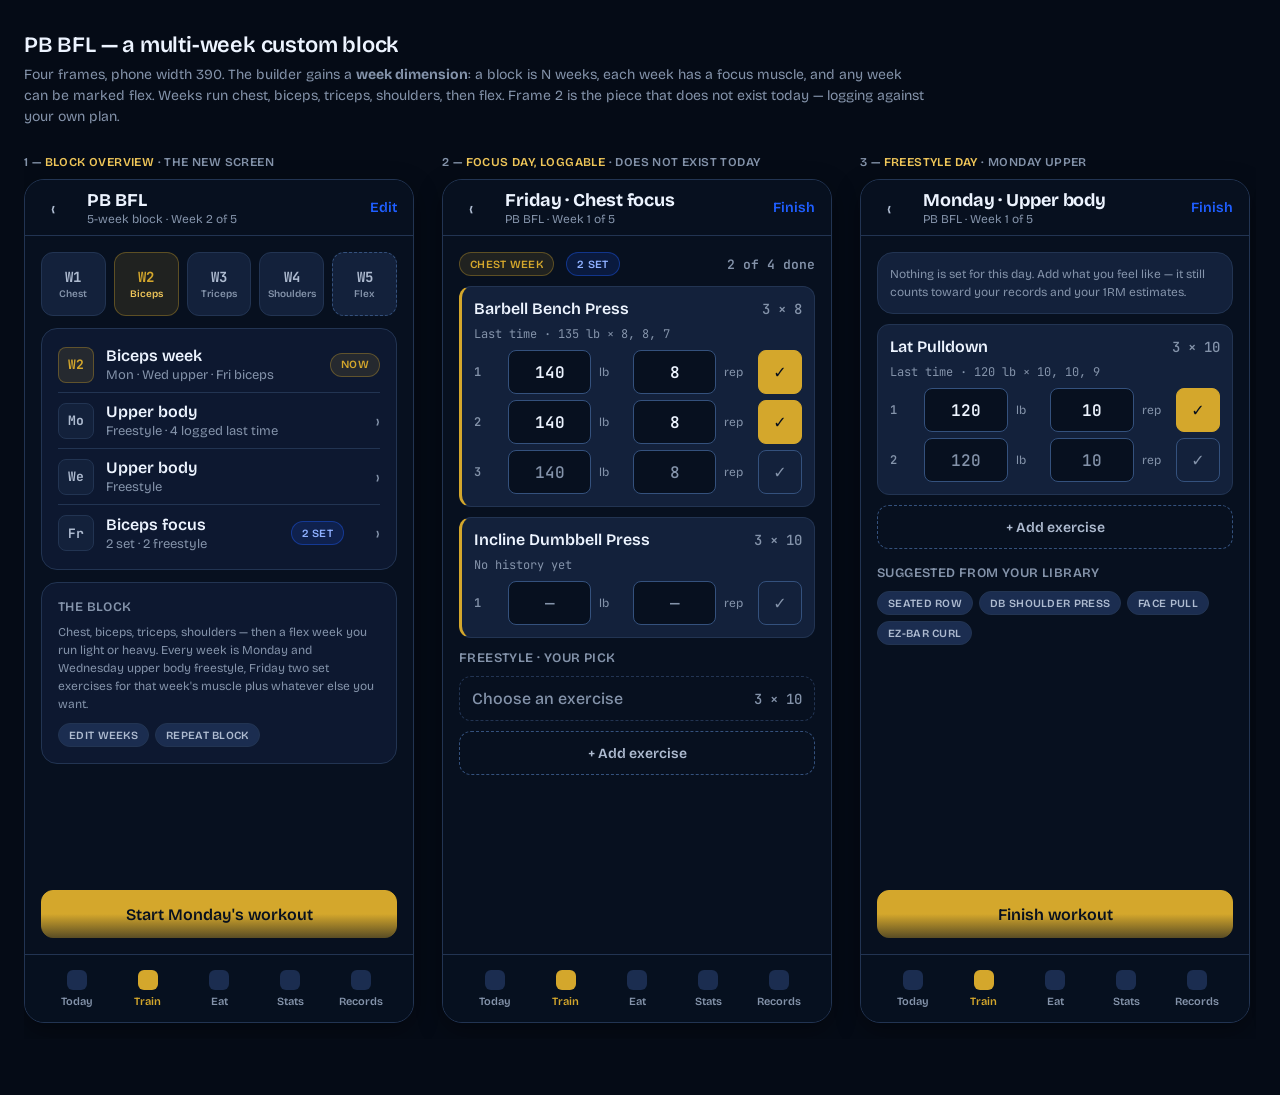
<file: pb-bfl/index.html>
<!DOCTYPE html>
<html lang="en" data-theme="dark">
<head>
<meta charset="utf-8">
<meta name="viewport" content="width=device-width, initial-scale=1">
<title>PB BFL — multi-week builder look</title>
<link href="https://fonts.googleapis.com/css2?family=Bricolage+Grotesque:opsz,wght@12..96,400;12..96,600;12..96,700&family=JetBrains+Mono:wght@500;600;700&display=swap" rel="stylesheet">
<style>
:root{
  --brand-blue:#1f5eff; --brand-blue-deep:#07142b;
  --gold:#d4a72c; --accent:#d4a72c; --accent-dim:#f0c75a;
  --accent-bg:rgba(212,167,44,.12); --accent-border:rgba(212,167,44,.34);
  --accent-contrast:#07101f;
  --bg:#07101f; --surface:#0d1830; --surface-2:#13213b; --surface-3:#1b2d50;
  --surface-raised:#172746; --border:#223452; --border-bright:#34517d;
  --text:#edf4ff; --text-dim:#aebbd0; --text-muted:#8493aa;
  --danger:#ef6464; --success:#35c77b; --warn:#e7a844;
  --shadow-strong:rgba(0,0,0,.34);
  --r-xs:4px; --r-sm:8px; --r-md:12px; --r-lg:16px; --r-xl:20px; --r-pill:9999px;
  --s-xxs:4px; --s-xs:8px; --s-sm:12px; --s-md:16px; --s-lg:20px; --s-xl:24px; --s-xxl:32px;
  --sans:'Bricolage Grotesque',system-ui,sans-serif;
  --mono:'JetBrains Mono',monospace;
}
*{box-sizing:border-box;margin:0;padding:0}
body{background:#050b16;font-family:var(--sans);color:var(--text);padding:32px 24px 56px}
.sheet-title{font-size:22px;font-weight:600;letter-spacing:-.2px;margin-bottom:6px}
.sheet-sub{font-size:14px;color:var(--text-muted);margin-bottom:28px;max-width:900px;line-height:1.5}
.rail{display:flex;gap:28px;align-items:flex-start;overflow-x:auto;padding-bottom:16px}
.frame{flex:0 0 390px;width:390px}
.frame-cap{font-size:12px;font-weight:600;letter-spacing:.4px;text-transform:uppercase;color:var(--text-muted);margin-bottom:10px}
.frame-cap b{color:var(--accent-dim);font-weight:600}
.phone{width:390px;height:844px;background:var(--bg);border:1px solid var(--border);border-radius:var(--r-xl);overflow:hidden;position:relative;box-shadow:0 8px 24px var(--shadow-strong);display:flex;flex-direction:column}

/* header */
.hdr{height:56px;flex:0 0 56px;display:flex;align-items:center;gap:var(--s-sm);padding:0 var(--s-md);border-bottom:1px solid var(--border);background:rgba(7,16,31,.88)}
.hdr-back{width:44px;height:44px;margin-left:-10px;display:flex;align-items:center;justify-content:center;color:var(--text-dim);font-size:20px}
.hdr-t{font-size:18px;font-weight:700;letter-spacing:-.1px}
.hdr-s{font-size:12px;color:var(--text-muted);margin-top:1px}
.hdr-act{margin-left:auto;font-size:14px;font-weight:600;color:var(--brand-blue)}

.body{flex:1;overflow:hidden;padding:var(--s-md);display:flex;flex-direction:column;gap:var(--s-sm)}

/* nav */
.nav{height:68px;flex:0 0 68px;border-top:1px solid var(--border);background:rgba(7,16,31,.94);display:flex;align-items:center;padding:0 var(--s-md)}
.nav i{flex:1;text-align:center;font-size:11px;font-weight:600;color:var(--text-muted);font-style:normal;display:flex;flex-direction:column;gap:5px;align-items:center}
.nav i span{width:20px;height:20px;border-radius:6px;background:var(--surface-3);display:block}
.nav i.on{color:var(--accent)}
.nav i.on span{background:var(--accent)}

/* cards */
.card{background:var(--surface);border:1px solid var(--border);border-radius:var(--r-lg);padding:var(--s-md)}
.card-t{font-size:18px;font-weight:700;letter-spacing:-.1px}
.lbl{font-size:13px;font-weight:600;letter-spacing:.4px;text-transform:uppercase;color:var(--text-muted)}
.dim{color:var(--text-dim)}
.mut{color:var(--text-muted)}
.mono{font-family:var(--mono);font-weight:600}
.row{display:flex;align-items:center;gap:var(--s-sm)}
.sp{margin-left:auto}

/* week strip */
.weeks{display:flex;gap:var(--s-xs)}
.wk{flex:1;min-height:64px;border-radius:var(--r-md);border:1px solid var(--border);background:var(--surface-2);display:flex;flex-direction:column;align-items:center;justify-content:center;gap:3px;padding:var(--s-xs) 2px}
.wk .n{font-family:var(--mono);font-size:14px;font-weight:700;color:var(--text-dim)}
.wk .m{font-size:10px;font-weight:600;color:var(--text-muted);text-align:center;line-height:1.15}
.wk.now{border-color:var(--accent-border);background:var(--accent-bg)}
.wk.now .n{color:var(--accent)}
.wk.now .m{color:var(--accent-dim)}
.wk.flex{border-style:dashed;border-color:var(--border-bright)}
.wk.todo .m{color:var(--text-muted);opacity:.72}

/* week rows */
.wrow{display:flex;align-items:center;gap:var(--s-sm);min-height:56px;padding:var(--s-xs) 0;border-bottom:1px solid var(--border)}
.wrow:last-child{border-bottom:0}
.wbadge{width:36px;height:36px;flex:0 0 36px;border-radius:var(--r-sm);background:var(--surface-2);border:1px solid var(--border);display:flex;align-items:center;justify-content:center;font-family:var(--mono);font-size:13px;font-weight:700;color:var(--text-dim)}
.wrow.now .wbadge{background:var(--accent-bg);border-color:var(--accent-border);color:var(--accent)}
.wrow .ttl{font-size:16px;font-weight:600}
.wrow .sub{font-size:13px;color:var(--text-muted);margin-top:2px}
.chev{color:var(--text-muted);font-size:18px;width:24px;text-align:right}
.pill{display:inline-flex;align-items:center;height:24px;padding:0 10px;border-radius:var(--r-pill);font-size:11px;font-weight:600;letter-spacing:.3px;text-transform:uppercase;background:var(--surface-3);color:var(--text-dim);border:1px solid var(--border)}
.pill.now{background:var(--accent-bg);border-color:var(--accent-border);color:var(--accent)}
.pill.set{background:rgba(31,94,255,.14);border-color:rgba(31,94,255,.4);color:#8fb0ff}

/* buttons */
.btn{min-height:48px;border-radius:var(--r-md);border:1px solid var(--border-bright);background:var(--surface-2);color:var(--text);font-family:var(--sans);font-size:16px;font-weight:600;display:flex;align-items:center;justify-content:center;gap:8px;width:100%;cursor:pointer}
.btn.primary{background:var(--accent);border-color:var(--accent);color:var(--accent-contrast)}
.btn.ghost{background:transparent;border-style:dashed;color:var(--text-dim)}
.btn.sm{min-height:44px;font-size:14px}

/* exercise slot rows */
.slot{border:1px solid var(--border);border-radius:var(--r-md);background:var(--surface-2);padding:var(--s-sm);display:flex;flex-direction:column;gap:var(--s-xs)}
.slot.locked{border-left:3px solid var(--accent)}
.slot.free{border-style:dashed;background:transparent}
.slot-top{display:flex;align-items:center;gap:var(--s-xs)}
.slot-name{font-size:16px;font-weight:600;flex:1;min-width:0;overflow:hidden;text-overflow:ellipsis;white-space:nowrap}
.slot-tgt{font-family:var(--mono);font-size:14px;font-weight:500;color:var(--text-muted);white-space:nowrap}
.sets{display:flex;flex-direction:column;gap:6px}
.setrow{display:flex;align-items:center;gap:8px}
.setno{width:26px;font-family:var(--mono);font-size:12px;font-weight:600;color:var(--text-muted)}
.inp{height:44px;flex:1;min-width:0;border-radius:var(--r-sm);border:1px solid var(--border-bright);background:var(--bg);color:var(--text);font-family:var(--mono);font-size:16px;font-weight:600;display:flex;align-items:center;justify-content:center}
.inp.ghost{color:var(--text-muted);font-weight:500}
.unit{font-size:12px;color:var(--text-muted);width:26px}
.done{width:44px;height:44px;flex:0 0 44px;border-radius:var(--r-sm);border:1px solid var(--border-bright);display:flex;align-items:center;justify-content:center;color:var(--text-muted);font-size:16px}
.done.on{background:var(--accent);border-color:var(--accent);color:var(--accent-contrast)}
.lasttime{font-size:12px;color:var(--text-muted);font-family:var(--mono)}

/* flex week choice */
.choice{border:1px solid var(--border);border-radius:var(--r-lg);background:var(--surface);padding:var(--s-md);display:flex;flex-direction:column;gap:6px}
.choice.on{border-color:var(--accent-border);background:var(--accent-bg)}
.choice .ct{font-size:16px;font-weight:700;display:flex;align-items:center;gap:8px}
.choice .cd{font-size:13px;color:var(--text-dim);line-height:1.45}
.radio{width:20px;height:20px;border-radius:50%;border:2px solid var(--border-bright);flex:0 0 20px}
.choice.on .radio{border-color:var(--accent);background:radial-gradient(circle,var(--accent) 0 6px,transparent 6px)}

/* 1RM table */
.rm{display:flex;align-items:baseline;gap:var(--s-xs);padding:10px 0;border-bottom:1px solid var(--border)}
.rm:last-child{border-bottom:0}
.rm .n{font-size:15px;font-weight:600;flex:1;min-width:0;overflow:hidden;text-overflow:ellipsis;white-space:nowrap}
.rm .v{font-family:var(--mono);font-size:18px;font-weight:700;color:var(--accent)}
.rm .src{font-family:var(--mono);font-size:11px;color:var(--text-muted);width:88px;text-align:right}
.note{font-size:12px;color:var(--text-muted);line-height:1.5}

.scrollfade{position:absolute;left:0;right:0;bottom:68px;height:40px;background:linear-gradient(transparent,var(--bg));pointer-events:none}
</style>
</head>
<body>

<div class="sheet-title">PB BFL — a multi-week custom block</div>
<div class="sheet-sub">Four frames, phone width 390. The builder gains a <b>week dimension</b>: a block is N weeks, each week has a focus muscle, and any week can be marked flex. Weeks run chest, biceps, triceps, shoulders, then flex. Frame 2 is the piece that does not exist today — logging against your own plan.</div>

<div class="rail">

<!-- ============ FRAME 1: BLOCK OVERVIEW ============ -->
<div class="frame">
  <div class="frame-cap">1 — <b>Block overview</b> · the new screen</div>
  <div class="phone">
    <div class="hdr">
      <div class="hdr-back">‹</div>
      <div>
        <div class="hdr-t">PB BFL</div>
        <div class="hdr-s">5-week block · Week 2 of 5</div>
      </div>
      <div class="hdr-act">Edit</div>
    </div>
    <div class="body">

      <div class="weeks">
        <div class="wk"><div class="n">W1</div><div class="m">Chest</div></div>
        <div class="wk now"><div class="n">W2</div><div class="m">Biceps</div></div>
        <div class="wk"><div class="n">W3</div><div class="m">Triceps</div></div>
        <div class="wk"><div class="n">W4</div><div class="m">Shoulders</div></div>
        <div class="wk flex"><div class="n">W5</div><div class="m">Flex</div></div>
      </div>

      <div class="card" style="padding:var(--s-xs) var(--s-md)">
        <div class="wrow now">
          <div class="wbadge">W2</div>
          <div style="flex:1;min-width:0">
            <div class="ttl">Biceps week</div>
            <div class="sub">Mon · Wed upper · Fri biceps</div>
          </div>
          <div class="pill now">Now</div>
        </div>
        <div class="wrow">
          <div class="wbadge">Mo</div>
          <div style="flex:1;min-width:0">
            <div class="ttl">Upper body</div>
            <div class="sub">Freestyle · 4 logged last time</div>
          </div>
          <div class="chev">›</div>
        </div>
        <div class="wrow">
          <div class="wbadge">We</div>
          <div style="flex:1;min-width:0">
            <div class="ttl">Upper body</div>
            <div class="sub">Freestyle</div>
          </div>
          <div class="chev">›</div>
        </div>
        <div class="wrow">
          <div class="wbadge">Fr</div>
          <div style="flex:1;min-width:0">
            <div class="ttl">Biceps focus</div>
            <div class="sub">2 set · 2 freestyle</div>
          </div>
          <div class="pill set">2 set</div>
          <div class="chev">›</div>
        </div>
      </div>

      <div class="card" style="display:flex;flex-direction:column;gap:8px">
        <div class="lbl">The block</div>
        <div class="note">Chest, biceps, triceps, shoulders — then a flex week you run light or heavy. Every week is Monday and Wednesday upper body freestyle, Friday two set exercises for that week's muscle plus whatever else you want.</div>
        <div class="row" style="gap:6px;flex-wrap:wrap;margin-top:2px">
          <div class="pill">Edit weeks</div><div class="pill">Repeat block</div>
        </div>
      </div>

      <button class="btn primary" style="margin-top:auto">Start Monday's workout</button>
    </div>
    <div class="scrollfade"></div>
    <div class="nav">
      <i><span></span>Today</i><i class="on"><span></span>Train</i><i><span></span>Eat</i><i><span></span>Stats</i><i><span></span>Records</i>
    </div>
  </div>
</div>

<!-- ============ FRAME 2: FOCUS DAY, LOGGABLE ============ -->
<div class="frame">
  <div class="frame-cap">2 — <b>Focus day, loggable</b> · does not exist today</div>
  <div class="phone">
    <div class="hdr">
      <div class="hdr-back">‹</div>
      <div>
        <div class="hdr-t">Friday · Chest focus</div>
        <div class="hdr-s">PB BFL · Week 1 of 5</div>
      </div>
      <div class="hdr-act">Finish</div>
    </div>
    <div class="body" style="gap:10px">

      <div class="row">
        <div class="pill now">Chest week</div>
        <div class="pill set">2 set</div>
        <div class="sp mono mut" style="font-size:13px">2 of 4 done</div>
      </div>

      <div class="slot locked">
        <div class="slot-top">
          <div class="slot-name">Barbell Bench Press</div>
          <div class="slot-tgt">3 × 8</div>
        </div>
        <div class="lasttime">Last time · 135 lb × 8, 8, 7</div>
        <div class="sets">
          <div class="setrow"><div class="setno">1</div><div class="inp">140</div><div class="unit">lb</div><div class="inp">8</div><div class="unit">rep</div><div class="done on">✓</div></div>
          <div class="setrow"><div class="setno">2</div><div class="inp">140</div><div class="unit">lb</div><div class="inp">8</div><div class="unit">rep</div><div class="done on">✓</div></div>
          <div class="setrow"><div class="setno">3</div><div class="inp ghost">140</div><div class="unit">lb</div><div class="inp ghost">8</div><div class="unit">rep</div><div class="done">✓</div></div>
        </div>
      </div>

      <div class="slot locked">
        <div class="slot-top">
          <div class="slot-name">Incline Dumbbell Press</div>
          <div class="slot-tgt">3 × 10</div>
        </div>
        <div class="lasttime">No history yet</div>
        <div class="sets">
          <div class="setrow"><div class="setno">1</div><div class="inp ghost">—</div><div class="unit">lb</div><div class="inp ghost">—</div><div class="unit">rep</div><div class="done">✓</div></div>
        </div>
      </div>

      <div class="lbl" style="margin-top:2px">Freestyle · your pick</div>

      <div class="slot free">
        <div class="slot-top">
          <div class="slot-name mut" style="font-weight:500">Choose an exercise</div>
          <div class="slot-tgt">3 × 10</div>
        </div>
      </div>

      <button class="btn ghost sm">+ Add exercise</button>
    </div>
    <div class="scrollfade"></div>
    <div class="nav">
      <i><span></span>Today</i><i class="on"><span></span>Train</i><i><span></span>Eat</i><i><span></span>Stats</i><i><span></span>Records</i>
    </div>
  </div>
</div>

<!-- ============ FRAME 3: FREESTYLE DAY ============ -->
<div class="frame">
  <div class="frame-cap">3 — <b>Freestyle day</b> · Monday upper</div>
  <div class="phone">
    <div class="hdr">
      <div class="hdr-back">‹</div>
      <div>
        <div class="hdr-t">Monday · Upper body</div>
        <div class="hdr-s">PB BFL · Week 1 of 5</div>
      </div>
      <div class="hdr-act">Finish</div>
    </div>
    <div class="body" style="gap:10px">

      <div class="card" style="background:var(--surface-2);padding:var(--s-sm)">
        <div class="note">Nothing is set for this day. Add what you feel like — it still counts toward your records and your 1RM estimates.</div>
      </div>

      <div class="slot">
        <div class="slot-top">
          <div class="slot-name">Lat Pulldown</div>
          <div class="slot-tgt">3 × 10</div>
        </div>
        <div class="lasttime">Last time · 120 lb × 10, 10, 9</div>
        <div class="sets">
          <div class="setrow"><div class="setno">1</div><div class="inp">120</div><div class="unit">lb</div><div class="inp">10</div><div class="unit">rep</div><div class="done on">✓</div></div>
          <div class="setrow"><div class="setno">2</div><div class="inp ghost">120</div><div class="unit">lb</div><div class="inp ghost">10</div><div class="unit">rep</div><div class="done">✓</div></div>
        </div>
      </div>

      <button class="btn ghost sm">+ Add exercise</button>

      <div class="lbl" style="margin-top:6px">Suggested from your library</div>
      <div class="row" style="gap:6px;flex-wrap:wrap">
        <div class="pill">Seated Row</div>
        <div class="pill">DB Shoulder Press</div>
        <div class="pill">Face Pull</div>
        <div class="pill">EZ-Bar Curl</div>
      </div>

      <button class="btn primary" style="margin-top:auto">Finish workout</button>
    </div>
    <div class="scrollfade"></div>
    <div class="nav">
      <i><span></span>Today</i><i class="on"><span></span>Train</i><i><span></span>Eat</i><i><span></span>Stats</i><i><span></span>Records</i>
    </div>
  </div>
</div>

<!-- ============ FRAME 4: FLEX WEEK ============ -->
<div class="frame">
  <div class="frame-cap">4 — <b>Flex week</b> · light or max</div>
  <div class="phone">
    <div class="hdr">
      <div class="hdr-back">‹</div>
      <div>
        <div class="hdr-t">Week 5 · Flex</div>
        <div class="hdr-s">PB BFL · pick how you run it</div>
      </div>
    </div>
    <div class="body" style="gap:10px">

      <div class="choice">
        <div class="ct"><span class="radio"></span>Light week</div>
        <div class="cd">Same exercises, weights cut to 60% of what you lifted in weeks 1–4. Reps stay. Take it easy.</div>
      </div>

      <div class="choice on">
        <div class="ct"><span class="radio"></span>Max week</div>
        <div class="cd">Same exercises, low reps and heavy. Targets below come from your logged sets in weeks 1–4.</div>
      </div>

      <div class="card" style="display:flex;flex-direction:column;gap:2px">
        <div class="row" style="margin-bottom:6px">
          <div class="lbl">Estimated 1RM</div>
          <div class="sp mono mut" style="font-size:11px">FROM · BEST SET</div>
        </div>
        <div class="rm"><div class="n">Barbell Bench Press</div><div class="v">175</div><div class="src">140×8 · W1</div></div>
        <div class="rm"><div class="n">Incline DB Press</div><div class="v">78</div><div class="src">60×9 · W3</div></div>
        <div class="rm"><div class="n">EZ-Bar Curl</div><div class="v">96</div><div class="src">75×8 · W2</div></div>
        <div class="rm"><div class="n">Lat Pulldown</div><div class="v">160</div><div class="src">120×10 · W2</div></div>
        <div class="rm"><div class="n">Triceps Pushdown</div><div class="v mut" style="color:var(--text-muted);font-size:14px">Not enough</div><div class="src">1 set</div></div>
      </div>

      <div class="note">Estimates use Epley on your heaviest logged set — the same maths the Records tab already shows. Anything with fewer than two logged sets stays blank rather than guessing.</div>

      <button class="btn primary" style="margin-top:auto">Run week 5 as a max week</button>
    </div>
    <div class="scrollfade"></div>
    <div class="nav">
      <i><span></span>Today</i><i class="on"><span></span>Train</i><i><span></span>Eat</i><i><span></span>Stats</i><i><span></span>Records</i>
    </div>
  </div>
</div>

</div>
</body>
</html>
</file>
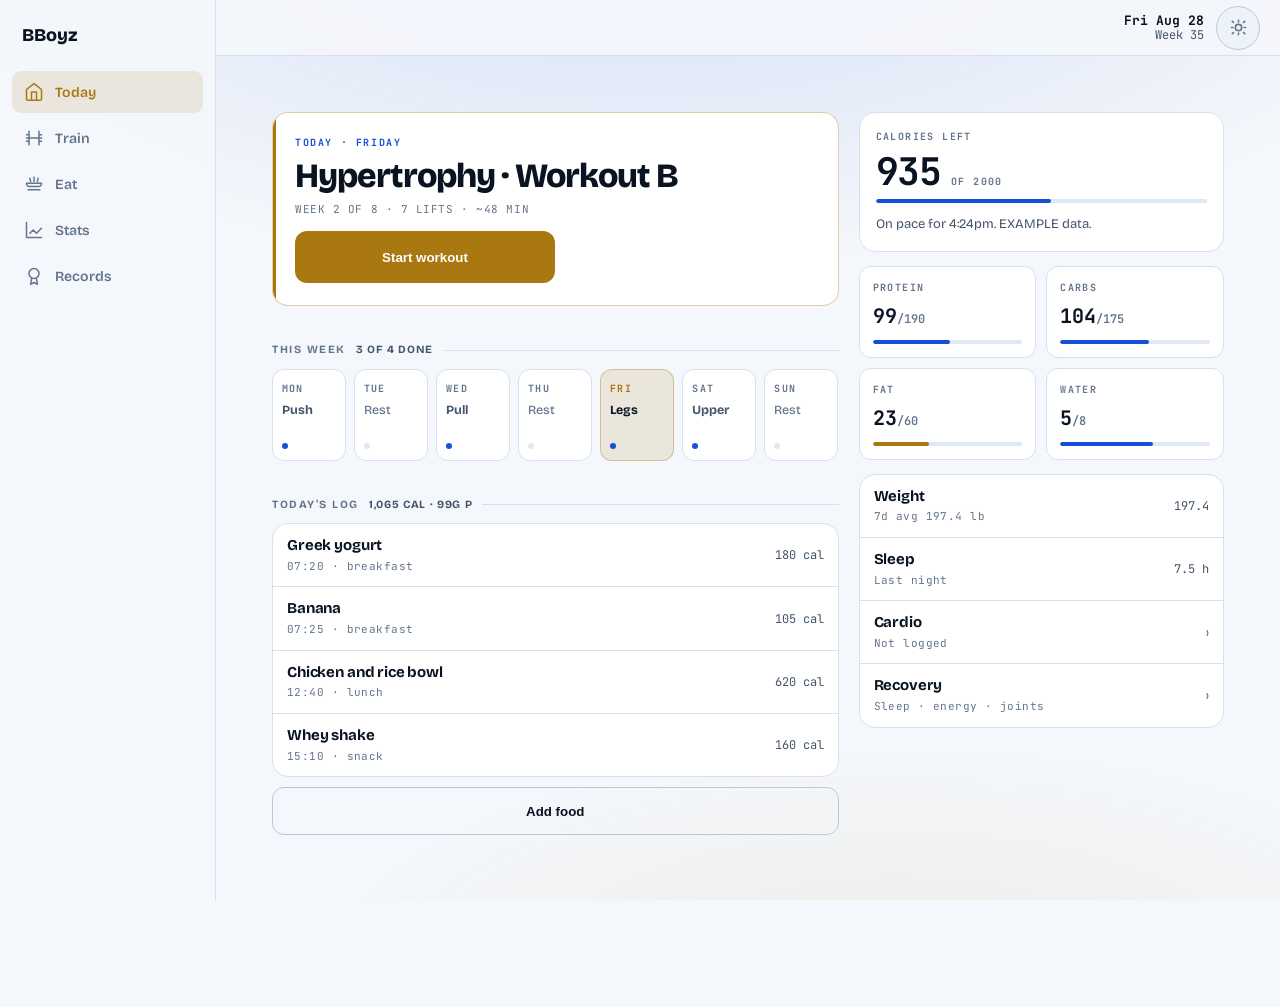
<file: frames/after-today-light.html>
<!doctype html>
<html lang="en" data-theme="light">
<head>
<meta charset="utf-8">
<meta name="viewport" content="width=device-width, initial-scale=1">
<title>BBoyz &middot; Today &mdash; after &mdash; light</title>
<link rel="stylesheet" href="../fonts/fonts.css">
<link rel="stylesheet" href="../styles.css">
<link rel="stylesheet" href="../redesign.css">
<!-- LOOK ONLY. EXAMPLE data. No app code changed. -->
</head>
<body>
<header class="header">
  <div class="header-brand">BBoyz</div>
  <div class="header-date"><strong>Fri Aug 28</strong>Week 35</div>
  <button class="theme-toggle" type="button" aria-label="Switch theme">
    <svg viewBox="0 0 24 24" aria-hidden="true"><path d="M12 3v2M12 19v2M4.2 4.2l1.4 1.4M18.4 18.4l1.4 1.4M3 12h2M19 12h2M4.2 19.8l1.4-1.4M18.4 5.6l1.4-1.4"/><circle cx="12" cy="12" r="4"/></svg>
  </button>
</header>
<main id="main">
  <div class="view rd-view">
    <div class="rd-shell">
      <div class="rd-split">
        <div class="rd-stack">
          <!-- The one job, FIRST. In the live app this CTA is 82% down the page. -->
          <div class="rd-primary">
            <div class="rd-kicker">Today &middot; Friday</div>
            <div class="rd-primary-title">Hypertrophy &middot; Workout B</div>
            <div class="rd-primary-meta">WEEK 2 OF 8 &middot; 7 LIFTS &middot; ~48 MIN</div>
            <button class="primary-btn" type="button">Start workout</button>
          </div>

          <div>
            <div class="rd-label">This week <span class="rd-label-side">3 of 4 done</span></div>
            <div class="rd-week"><div class="rd-day"><div class="rd-day-k">Mon</div><div class="rd-day-v">Push</div><span class="rd-day-dot"></span></div><div class="rd-day is-rest"><div class="rd-day-k">Tue</div><div class="rd-day-v">Rest</div><span class="rd-day-dot"></span></div><div class="rd-day"><div class="rd-day-k">Wed</div><div class="rd-day-v">Pull</div><span class="rd-day-dot"></span></div><div class="rd-day is-rest"><div class="rd-day-k">Thu</div><div class="rd-day-v">Rest</div><span class="rd-day-dot"></span></div><div class="rd-day is-today"><div class="rd-day-k">Fri</div><div class="rd-day-v">Legs</div><span class="rd-day-dot"></span></div><div class="rd-day"><div class="rd-day-k">Sat</div><div class="rd-day-v">Upper</div><span class="rd-day-dot"></span></div><div class="rd-day is-rest"><div class="rd-day-k">Sun</div><div class="rd-day-v">Rest</div><span class="rd-day-dot"></span></div></div>
          </div>

          <div>
            <div class="rd-label">Today&rsquo;s log <span class="rd-label-side">1,065 cal &middot; 99g P</span></div>
            <div class="rd-rows"><div class="rd-row"><span><span class="rd-row-n">Greek yogurt</span><span class="rd-row-m">07:20 &middot; breakfast</span></span><span class="rd-row-v">180 cal</span></div><div class="rd-row"><span><span class="rd-row-n">Banana</span><span class="rd-row-m">07:25 &middot; breakfast</span></span><span class="rd-row-v">105 cal</span></div><div class="rd-row"><span><span class="rd-row-n">Chicken and rice bowl</span><span class="rd-row-m">12:40 &middot; lunch</span></span><span class="rd-row-v">620 cal</span></div><div class="rd-row"><span><span class="rd-row-n">Whey shake</span><span class="rd-row-m">15:10 &middot; snack</span></span><span class="rd-row-v">160 cal</span></div></div>
            <button class="secondary-btn" type="button" style="width:100%;margin-top:10px;min-height:48px;">Add food</button>
          </div>
        </div>

        <div class="rd-stack">
          <div class="rd-card">
            <div class="rd-tile-k">Calories left</div>
            <div class="rd-kcal" style="margin-top:8px;">
              <span class="rd-kcal-n">935</span><span class="rd-kcal-u">of 2000</span>
            </div>
            <div class="rd-bar"><i style="width:53%"></i></div>
            <div class="rd-note" style="margin-top:12px;">On pace for 4:24pm. EXAMPLE data.</div>
          </div>
          <div class="rd-tiles"><div class="rd-tile"><div class="rd-tile-k">Protein</div><div class="rd-tile-v">99<small>/190</small></div><div class="rd-bar"><i style="width:52%"></i></div></div><div class="rd-tile"><div class="rd-tile-k">Carbs</div><div class="rd-tile-v">104<small>/175</small></div><div class="rd-bar"><i style="width:59%"></i></div></div><div class="rd-tile"><div class="rd-tile-k">Fat</div><div class="rd-tile-v">23<small>/60</small></div><div class="rd-bar is-behind"><i style="width:38%"></i></div></div><div class="rd-tile"><div class="rd-tile-k">Water</div><div class="rd-tile-v">5<small>/8</small></div><div class="rd-bar"><i style="width:62%"></i></div></div></div>
          <div class="rd-rows">
            <div class="rd-row"><span><span class="rd-row-n">Weight</span><span class="rd-row-m">7d avg 197.4 lb</span></span><span class="rd-row-v">197.4</span></div>
            <div class="rd-row"><span><span class="rd-row-n">Sleep</span><span class="rd-row-m">Last night</span></span><span class="rd-row-v">7.5 h</span></div>
            <div class="rd-row"><span><span class="rd-row-n">Cardio</span><span class="rd-row-m">Not logged</span></span><span class="rd-row-go">&rsaquo;</span></div>
            <div class="rd-row"><span><span class="rd-row-n">Recovery</span><span class="rd-row-m">Sleep &middot; energy &middot; joints</span></span><span class="rd-row-go">&rsaquo;</span></div>
          </div>
        </div>
      </div>
    </div>
  </div>
</main>
<nav class="nav">
  <button class="nav-btn active" data-tab="today"><svg viewBox="0 0 24 24"><path d="M3 9l9-7 9 7v11a2 2 0 0 1-2 2H5a2 2 0 0 1-2-2z"/><path d="M9 22V12h6v10"/></svg>Today</button>
  <button class="nav-btn" data-tab="train"><svg viewBox="0 0 24 24"><path d="M6 4v16M18 4v16M3 8h3M3 12h3M3 16h3M18 8h3M18 12h3M18 16h3M6 12h12"/></svg>Train</button>
  <button class="nav-btn" data-tab="eat"><svg viewBox="0 0 24 24"><path d="M3 11h18a4 4 0 0 1-4 4H7a4 4 0 0 1-4-4zM7 5l1 4M12 4v5M17 5l-1 4M5 19h14"/></svg>Eat</button>
  <button class="nav-btn" data-tab="stats"><svg viewBox="0 0 24 24"><path d="M3 3v18h18M7 16l4-4 4 4 6-6"/></svg>Stats</button>
  <button class="nav-btn" data-tab="records"><svg viewBox="0 0 24 24"><circle cx="12" cy="9" r="6"/><path d="M9.2 14.4 8 22l4-2.2 4 2.2-1.2-7.6"/></svg>Records</button>
</nav>
</body>
</html>
</file>
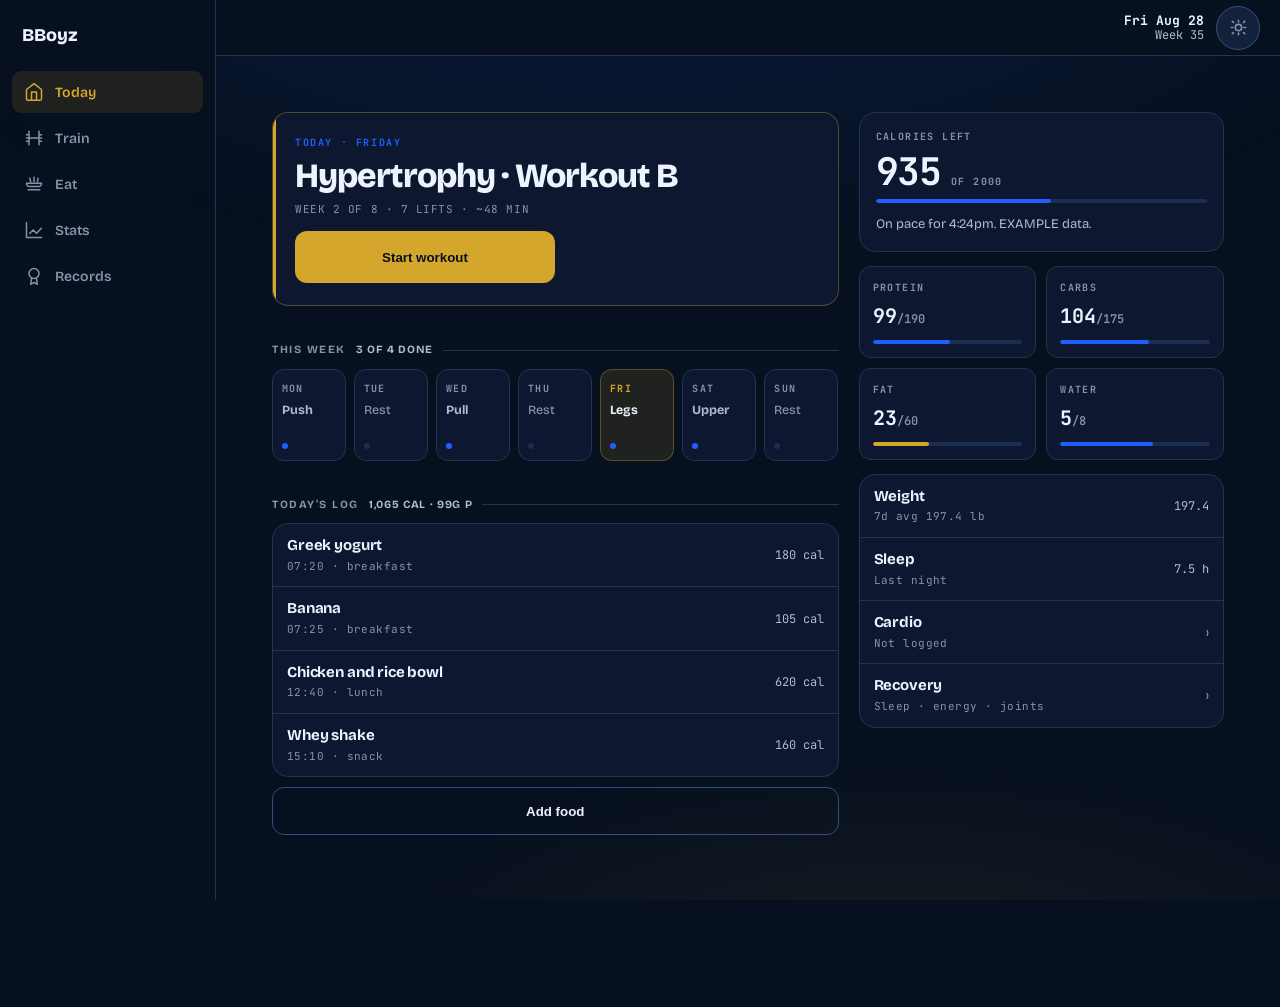
<file: frames/after-today.html>
<!doctype html>
<html lang="en" data-theme="dark">
<head>
<meta charset="utf-8">
<meta name="viewport" content="width=device-width, initial-scale=1">
<title>BBoyz &middot; Today &mdash; after</title>
<link rel="stylesheet" href="../fonts/fonts.css">
<link rel="stylesheet" href="../styles.css">
<link rel="stylesheet" href="../redesign.css">
<!-- LOOK ONLY. EXAMPLE data. No app code changed. -->
</head>
<body>
<header class="header">
  <div class="header-brand">BBoyz</div>
  <div class="header-date"><strong>Fri Aug 28</strong>Week 35</div>
  <button class="theme-toggle" type="button" aria-label="Switch theme">
    <svg viewBox="0 0 24 24" aria-hidden="true"><path d="M12 3v2M12 19v2M4.2 4.2l1.4 1.4M18.4 18.4l1.4 1.4M3 12h2M19 12h2M4.2 19.8l1.4-1.4M18.4 5.6l1.4-1.4"/><circle cx="12" cy="12" r="4"/></svg>
  </button>
</header>
<main id="main">
  <div class="view rd-view">
    <div class="rd-shell">
      <div class="rd-split">
        <div class="rd-stack">
          <!-- The one job, FIRST. In the live app this CTA is 82% down the page. -->
          <div class="rd-primary">
            <div class="rd-kicker">Today &middot; Friday</div>
            <div class="rd-primary-title">Hypertrophy &middot; Workout B</div>
            <div class="rd-primary-meta">WEEK 2 OF 8 &middot; 7 LIFTS &middot; ~48 MIN</div>
            <button class="primary-btn" type="button">Start workout</button>
          </div>

          <div>
            <div class="rd-label">This week <span class="rd-label-side">3 of 4 done</span></div>
            <div class="rd-week"><div class="rd-day"><div class="rd-day-k">Mon</div><div class="rd-day-v">Push</div><span class="rd-day-dot"></span></div><div class="rd-day is-rest"><div class="rd-day-k">Tue</div><div class="rd-day-v">Rest</div><span class="rd-day-dot"></span></div><div class="rd-day"><div class="rd-day-k">Wed</div><div class="rd-day-v">Pull</div><span class="rd-day-dot"></span></div><div class="rd-day is-rest"><div class="rd-day-k">Thu</div><div class="rd-day-v">Rest</div><span class="rd-day-dot"></span></div><div class="rd-day is-today"><div class="rd-day-k">Fri</div><div class="rd-day-v">Legs</div><span class="rd-day-dot"></span></div><div class="rd-day"><div class="rd-day-k">Sat</div><div class="rd-day-v">Upper</div><span class="rd-day-dot"></span></div><div class="rd-day is-rest"><div class="rd-day-k">Sun</div><div class="rd-day-v">Rest</div><span class="rd-day-dot"></span></div></div>
          </div>

          <div>
            <div class="rd-label">Today&rsquo;s log <span class="rd-label-side">1,065 cal &middot; 99g P</span></div>
            <div class="rd-rows"><div class="rd-row"><span><span class="rd-row-n">Greek yogurt</span><span class="rd-row-m">07:20 &middot; breakfast</span></span><span class="rd-row-v">180 cal</span></div><div class="rd-row"><span><span class="rd-row-n">Banana</span><span class="rd-row-m">07:25 &middot; breakfast</span></span><span class="rd-row-v">105 cal</span></div><div class="rd-row"><span><span class="rd-row-n">Chicken and rice bowl</span><span class="rd-row-m">12:40 &middot; lunch</span></span><span class="rd-row-v">620 cal</span></div><div class="rd-row"><span><span class="rd-row-n">Whey shake</span><span class="rd-row-m">15:10 &middot; snack</span></span><span class="rd-row-v">160 cal</span></div></div>
            <button class="secondary-btn" type="button" style="width:100%;margin-top:10px;min-height:48px;">Add food</button>
          </div>
        </div>

        <div class="rd-stack">
          <div class="rd-card">
            <div class="rd-tile-k">Calories left</div>
            <div class="rd-kcal" style="margin-top:8px;">
              <span class="rd-kcal-n">935</span><span class="rd-kcal-u">of 2000</span>
            </div>
            <div class="rd-bar"><i style="width:53%"></i></div>
            <div class="rd-note" style="margin-top:12px;">On pace for 4:24pm. EXAMPLE data.</div>
          </div>
          <div class="rd-tiles"><div class="rd-tile"><div class="rd-tile-k">Protein</div><div class="rd-tile-v">99<small>/190</small></div><div class="rd-bar"><i style="width:52%"></i></div></div><div class="rd-tile"><div class="rd-tile-k">Carbs</div><div class="rd-tile-v">104<small>/175</small></div><div class="rd-bar"><i style="width:59%"></i></div></div><div class="rd-tile"><div class="rd-tile-k">Fat</div><div class="rd-tile-v">23<small>/60</small></div><div class="rd-bar is-behind"><i style="width:38%"></i></div></div><div class="rd-tile"><div class="rd-tile-k">Water</div><div class="rd-tile-v">5<small>/8</small></div><div class="rd-bar"><i style="width:62%"></i></div></div></div>
          <div class="rd-rows">
            <div class="rd-row"><span><span class="rd-row-n">Weight</span><span class="rd-row-m">7d avg 197.4 lb</span></span><span class="rd-row-v">197.4</span></div>
            <div class="rd-row"><span><span class="rd-row-n">Sleep</span><span class="rd-row-m">Last night</span></span><span class="rd-row-v">7.5 h</span></div>
            <div class="rd-row"><span><span class="rd-row-n">Cardio</span><span class="rd-row-m">Not logged</span></span><span class="rd-row-go">&rsaquo;</span></div>
            <div class="rd-row"><span><span class="rd-row-n">Recovery</span><span class="rd-row-m">Sleep &middot; energy &middot; joints</span></span><span class="rd-row-go">&rsaquo;</span></div>
          </div>
        </div>
      </div>
    </div>
  </div>
</main>
<nav class="nav">
  <button class="nav-btn active" data-tab="today"><svg viewBox="0 0 24 24"><path d="M3 9l9-7 9 7v11a2 2 0 0 1-2 2H5a2 2 0 0 1-2-2z"/><path d="M9 22V12h6v10"/></svg>Today</button>
  <button class="nav-btn" data-tab="train"><svg viewBox="0 0 24 24"><path d="M6 4v16M18 4v16M3 8h3M3 12h3M3 16h3M18 8h3M18 12h3M18 16h3M6 12h12"/></svg>Train</button>
  <button class="nav-btn" data-tab="eat"><svg viewBox="0 0 24 24"><path d="M3 11h18a4 4 0 0 1-4 4H7a4 4 0 0 1-4-4zM7 5l1 4M12 4v5M17 5l-1 4M5 19h14"/></svg>Eat</button>
  <button class="nav-btn" data-tab="stats"><svg viewBox="0 0 24 24"><path d="M3 3v18h18M7 16l4-4 4 4 6-6"/></svg>Stats</button>
  <button class="nav-btn" data-tab="records"><svg viewBox="0 0 24 24"><circle cx="12" cy="9" r="6"/><path d="M9.2 14.4 8 22l4-2.2 4 2.2-1.2-7.6"/></svg>Records</button>
</nav>
</body>
</html>
</file>
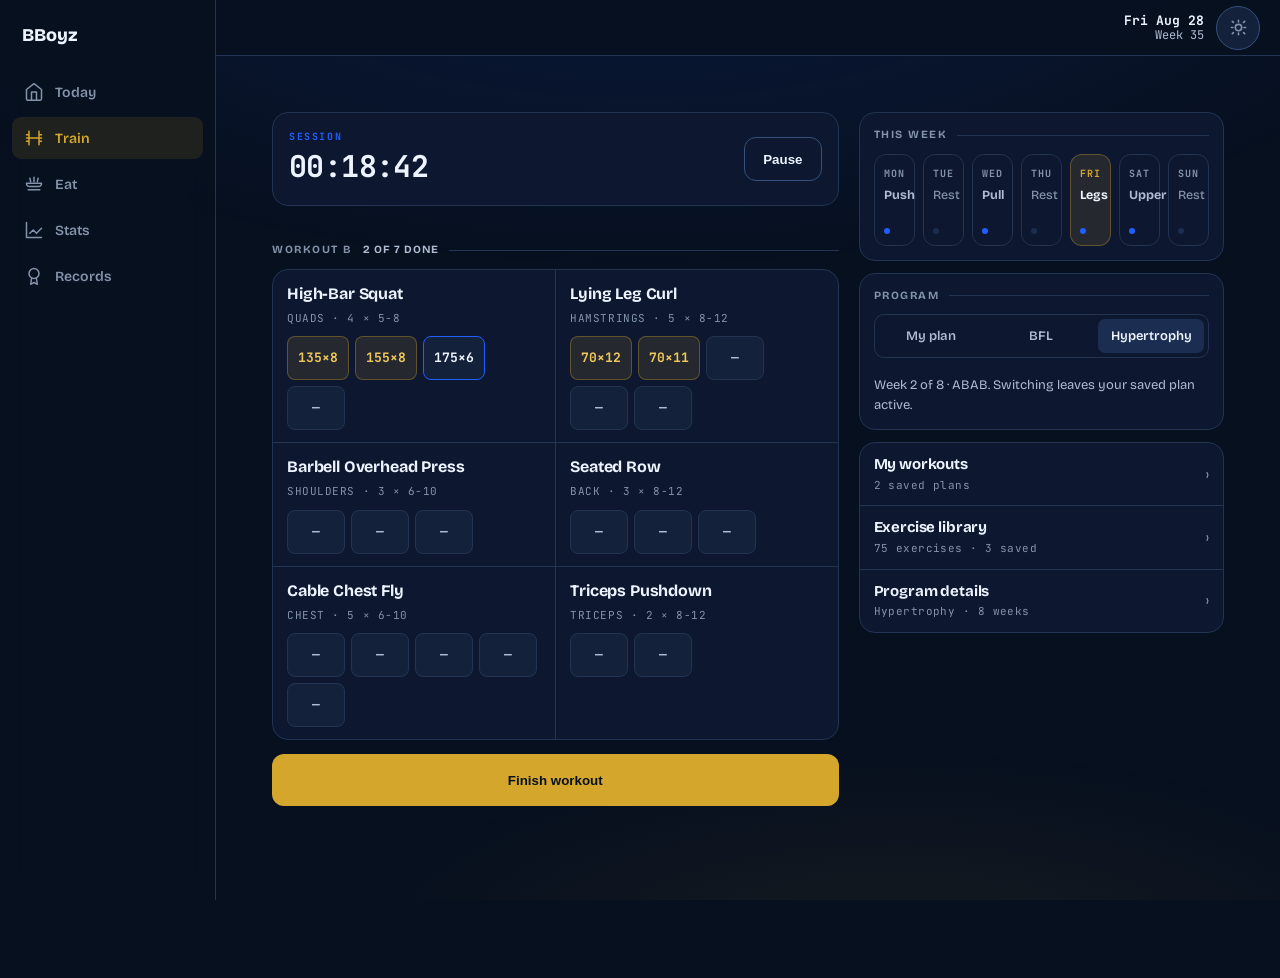
<file: frames/after-train.html>
<!doctype html>
<html lang="en" data-theme="dark">
<head>
<meta charset="utf-8">
<meta name="viewport" content="width=device-width, initial-scale=1">
<title>BBoyz &middot; Train &mdash; after</title>
<link rel="stylesheet" href="../fonts/fonts.css">
<link rel="stylesheet" href="../styles.css">
<link rel="stylesheet" href="../redesign.css">
<!-- LOOK ONLY. EXAMPLE data. No app code changed. -->
</head>
<body>
<header class="header">
  <div class="header-brand">BBoyz</div>
  <div class="header-date"><strong>Fri Aug 28</strong>Week 35</div>
  <button class="theme-toggle" type="button" aria-label="Switch theme">
    <svg viewBox="0 0 24 24" aria-hidden="true"><path d="M12 3v2M12 19v2M4.2 4.2l1.4 1.4M18.4 18.4l1.4 1.4M3 12h2M19 12h2M4.2 19.8l1.4-1.4M18.4 5.6l1.4-1.4"/><circle cx="12" cy="12" r="4"/></svg>
  </button>
</header>
<main id="main">
  <div class="view rd-view">
    <div class="rd-shell">
      <div class="rd-split">
        <div class="rd-stack">
          <div class="rd-card rd-timer">
            <div>
              <div class="rd-kicker">Session</div>
              <div class="rd-timer-v">00:18:42</div>
            </div>
            <button class="secondary-btn" type="button">Pause</button>
          </div>
          <div>
            <div class="rd-label">Workout B <span class="rd-label-side">2 of 7 done</span></div>
            <div class="rd-rows rd-lifts-2up"><div class="rd-lift"><div class="rd-lift-top"><span class="rd-lift-n">High-Bar Squat</span><span class="rd-lift-t">QUADS &middot; 4 &times; 5-8</span></div><div class="rd-sets"><span class="rd-set is-done">135&times;8</span><span class="rd-set is-done">155&times;8</span><span class="rd-set is-next">175&times;6</span><span class="rd-set">&mdash;</span></div></div><div class="rd-lift"><div class="rd-lift-top"><span class="rd-lift-n">Lying Leg Curl</span><span class="rd-lift-t">HAMSTRINGS &middot; 5 &times; 8-12</span></div><div class="rd-sets"><span class="rd-set is-done">70&times;12</span><span class="rd-set is-done">70&times;11</span><span class="rd-set">&mdash;</span><span class="rd-set">&mdash;</span><span class="rd-set">&mdash;</span></div></div><div class="rd-lift"><div class="rd-lift-top"><span class="rd-lift-n">Barbell Overhead Press</span><span class="rd-lift-t">SHOULDERS &middot; 3 &times; 6-10</span></div><div class="rd-sets"><span class="rd-set">&mdash;</span><span class="rd-set">&mdash;</span><span class="rd-set">&mdash;</span></div></div><div class="rd-lift"><div class="rd-lift-top"><span class="rd-lift-n">Seated Row</span><span class="rd-lift-t">BACK &middot; 3 &times; 8-12</span></div><div class="rd-sets"><span class="rd-set">&mdash;</span><span class="rd-set">&mdash;</span><span class="rd-set">&mdash;</span></div></div><div class="rd-lift"><div class="rd-lift-top"><span class="rd-lift-n">Cable Chest Fly</span><span class="rd-lift-t">CHEST &middot; 5 &times; 6-10</span></div><div class="rd-sets"><span class="rd-set">&mdash;</span><span class="rd-set">&mdash;</span><span class="rd-set">&mdash;</span><span class="rd-set">&mdash;</span><span class="rd-set">&mdash;</span></div></div><div class="rd-lift"><div class="rd-lift-top"><span class="rd-lift-n">Triceps Pushdown</span><span class="rd-lift-t">TRICEPS &middot; 2 &times; 8-12</span></div><div class="rd-sets"><span class="rd-set">&mdash;</span><span class="rd-set">&mdash;</span></div></div></div>
          </div>
          <button class="primary-btn" type="button" style="width:100%;min-height:52px;">Finish workout</button>
        </div>

        <div class="rd-ctx">
          <div class="rd-card">
            <div class="rd-label" style="margin:0 0 10px;">This week</div>
            <div class="rd-week"><div class="rd-day"><div class="rd-day-k">Mon</div><div class="rd-day-v">Push</div><span class="rd-day-dot"></span></div><div class="rd-day is-rest"><div class="rd-day-k">Tue</div><div class="rd-day-v">Rest</div><span class="rd-day-dot"></span></div><div class="rd-day"><div class="rd-day-k">Wed</div><div class="rd-day-v">Pull</div><span class="rd-day-dot"></span></div><div class="rd-day is-rest"><div class="rd-day-k">Thu</div><div class="rd-day-v">Rest</div><span class="rd-day-dot"></span></div><div class="rd-day is-today"><div class="rd-day-k">Fri</div><div class="rd-day-v">Legs</div><span class="rd-day-dot"></span></div><div class="rd-day"><div class="rd-day-k">Sat</div><div class="rd-day-v">Upper</div><span class="rd-day-dot"></span></div><div class="rd-day is-rest"><div class="rd-day-k">Sun</div><div class="rd-day-v">Rest</div><span class="rd-day-dot"></span></div></div>
          </div>
          <div class="rd-card">
            <div class="rd-label" style="margin:0 0 10px;">Program</div>
            <div class="seg" role="radiogroup" aria-label="What Train opens with">
              <button class="seg-btn" role="radio" aria-checked="false" type="button">My plan</button>
              <button class="seg-btn" role="radio" aria-checked="false" type="button">BFL</button>
              <button class="seg-btn active" role="radio" aria-checked="true" type="button">Hypertrophy</button>
            </div>
            <div class="rd-note">Week 2 of 8 &middot; ABAB. Switching leaves your saved plan active.</div>
          </div>
          <div class="rd-rows">
            <div class="rd-row"><span><span class="rd-row-n">My workouts</span><span class="rd-row-m">2 saved plans</span></span><span class="rd-row-go">&rsaquo;</span></div>
            <div class="rd-row"><span><span class="rd-row-n">Exercise library</span><span class="rd-row-m">75 exercises &middot; 3 saved</span></span><span class="rd-row-go">&rsaquo;</span></div>
            <div class="rd-row"><span><span class="rd-row-n">Program details</span><span class="rd-row-m">Hypertrophy &middot; 8 weeks</span></span><span class="rd-row-go">&rsaquo;</span></div>
          </div>
        </div>
      </div>
    </div>
  </div>
</main>
<nav class="nav">
  <button class="nav-btn" data-tab="today"><svg viewBox="0 0 24 24"><path d="M3 9l9-7 9 7v11a2 2 0 0 1-2 2H5a2 2 0 0 1-2-2z"/><path d="M9 22V12h6v10"/></svg>Today</button>
  <button class="nav-btn active" data-tab="train"><svg viewBox="0 0 24 24"><path d="M6 4v16M18 4v16M3 8h3M3 12h3M3 16h3M18 8h3M18 12h3M18 16h3M6 12h12"/></svg>Train</button>
  <button class="nav-btn" data-tab="eat"><svg viewBox="0 0 24 24"><path d="M3 11h18a4 4 0 0 1-4 4H7a4 4 0 0 1-4-4zM7 5l1 4M12 4v5M17 5l-1 4M5 19h14"/></svg>Eat</button>
  <button class="nav-btn" data-tab="stats"><svg viewBox="0 0 24 24"><path d="M3 3v18h18M7 16l4-4 4 4 6-6"/></svg>Stats</button>
  <button class="nav-btn" data-tab="records"><svg viewBox="0 0 24 24"><circle cx="12" cy="9" r="6"/><path d="M9.2 14.4 8 22l4-2.2 4 2.2-1.2-7.6"/></svg>Records</button>
</nav>
</body>
</html>
</file>
<file: fonts/fonts.css>
/* vietnamese */
@font-face {
  font-family: 'Bricolage Grotesque';
  font-style: normal;
  font-weight: 400;
  font-stretch: 100%;
  font-display: swap;
  src: url(./3y9K6as8bTXq_nANBjzKo3IeZx8z6up5BeSl9D4dj_x9PpZBMlGHInHEVA.woff2) format('woff2');
  unicode-range: U+0102-0103, U+0110-0111, U+0128-0129, U+0168-0169, U+01A0-01A1, U+01AF-01B0, U+0300-0301, U+0303-0304, U+0308-0309, U+0323, U+0329, U+1EA0-1EF9, U+20AB;
}
/* latin-ext */
@font-face {
  font-family: 'Bricolage Grotesque';
  font-style: normal;
  font-weight: 400;
  font-stretch: 100%;
  font-display: swap;
  src: url(./3y9K6as8bTXq_nANBjzKo3IeZx8z6up5BeSl9D4dj_x9PpZBMlGGInHEVA.woff2) format('woff2');
  unicode-range: U+0100-02BA, U+02BD-02C5, U+02C7-02CC, U+02CE-02D7, U+02DD-02FF, U+0304, U+0308, U+0329, U+1D00-1DBF, U+1E00-1E9F, U+1EF2-1EFF, U+2020, U+20A0-20AB, U+20AD-20C0, U+2113, U+2C60-2C7F, U+A720-A7FF;
}
/* latin */
@font-face {
  font-family: 'Bricolage Grotesque';
  font-style: normal;
  font-weight: 400;
  font-stretch: 100%;
  font-display: swap;
  src: url(./3y9K6as8bTXq_nANBjzKo3IeZx8z6up5BeSl9D4dj_x9PpZBMlGIInE.woff2) format('woff2');
  unicode-range: U+0000-00FF, U+0131, U+0152-0153, U+02BB-02BC, U+02C6, U+02DA, U+02DC, U+0304, U+0308, U+0329, U+2000-206F, U+20AC, U+2122, U+2191, U+2193, U+2212, U+2215, U+FEFF, U+FFFD;
}
/* vietnamese */
@font-face {
  font-family: 'Bricolage Grotesque';
  font-style: normal;
  font-weight: 500;
  font-stretch: 100%;
  font-display: swap;
  src: url(./3y9K6as8bTXq_nANBjzKo3IeZx8z6up5BeSl9D4dj_x9PpZBMlGHInHEVA.woff2) format('woff2');
  unicode-range: U+0102-0103, U+0110-0111, U+0128-0129, U+0168-0169, U+01A0-01A1, U+01AF-01B0, U+0300-0301, U+0303-0304, U+0308-0309, U+0323, U+0329, U+1EA0-1EF9, U+20AB;
}
/* latin-ext */
@font-face {
  font-family: 'Bricolage Grotesque';
  font-style: normal;
  font-weight: 500;
  font-stretch: 100%;
  font-display: swap;
  src: url(./3y9K6as8bTXq_nANBjzKo3IeZx8z6up5BeSl9D4dj_x9PpZBMlGGInHEVA.woff2) format('woff2');
  unicode-range: U+0100-02BA, U+02BD-02C5, U+02C7-02CC, U+02CE-02D7, U+02DD-02FF, U+0304, U+0308, U+0329, U+1D00-1DBF, U+1E00-1E9F, U+1EF2-1EFF, U+2020, U+20A0-20AB, U+20AD-20C0, U+2113, U+2C60-2C7F, U+A720-A7FF;
}
/* latin */
@font-face {
  font-family: 'Bricolage Grotesque';
  font-style: normal;
  font-weight: 500;
  font-stretch: 100%;
  font-display: swap;
  src: url(./3y9K6as8bTXq_nANBjzKo3IeZx8z6up5BeSl9D4dj_x9PpZBMlGIInE.woff2) format('woff2');
  unicode-range: U+0000-00FF, U+0131, U+0152-0153, U+02BB-02BC, U+02C6, U+02DA, U+02DC, U+0304, U+0308, U+0329, U+2000-206F, U+20AC, U+2122, U+2191, U+2193, U+2212, U+2215, U+FEFF, U+FFFD;
}
/* vietnamese */
@font-face {
  font-family: 'Bricolage Grotesque';
  font-style: normal;
  font-weight: 600;
  font-stretch: 100%;
  font-display: swap;
  src: url(./3y9K6as8bTXq_nANBjzKo3IeZx8z6up5BeSl9D4dj_x9PpZBMlGHInHEVA.woff2) format('woff2');
  unicode-range: U+0102-0103, U+0110-0111, U+0128-0129, U+0168-0169, U+01A0-01A1, U+01AF-01B0, U+0300-0301, U+0303-0304, U+0308-0309, U+0323, U+0329, U+1EA0-1EF9, U+20AB;
}
/* latin-ext */
@font-face {
  font-family: 'Bricolage Grotesque';
  font-style: normal;
  font-weight: 600;
  font-stretch: 100%;
  font-display: swap;
  src: url(./3y9K6as8bTXq_nANBjzKo3IeZx8z6up5BeSl9D4dj_x9PpZBMlGGInHEVA.woff2) format('woff2');
  unicode-range: U+0100-02BA, U+02BD-02C5, U+02C7-02CC, U+02CE-02D7, U+02DD-02FF, U+0304, U+0308, U+0329, U+1D00-1DBF, U+1E00-1E9F, U+1EF2-1EFF, U+2020, U+20A0-20AB, U+20AD-20C0, U+2113, U+2C60-2C7F, U+A720-A7FF;
}
/* latin */
@font-face {
  font-family: 'Bricolage Grotesque';
  font-style: normal;
  font-weight: 600;
  font-stretch: 100%;
  font-display: swap;
  src: url(./3y9K6as8bTXq_nANBjzKo3IeZx8z6up5BeSl9D4dj_x9PpZBMlGIInE.woff2) format('woff2');
  unicode-range: U+0000-00FF, U+0131, U+0152-0153, U+02BB-02BC, U+02C6, U+02DA, U+02DC, U+0304, U+0308, U+0329, U+2000-206F, U+20AC, U+2122, U+2191, U+2193, U+2212, U+2215, U+FEFF, U+FFFD;
}
/* vietnamese */
@font-face {
  font-family: 'Bricolage Grotesque';
  font-style: normal;
  font-weight: 700;
  font-stretch: 100%;
  font-display: swap;
  src: url(./3y9K6as8bTXq_nANBjzKo3IeZx8z6up5BeSl9D4dj_x9PpZBMlGHInHEVA.woff2) format('woff2');
  unicode-range: U+0102-0103, U+0110-0111, U+0128-0129, U+0168-0169, U+01A0-01A1, U+01AF-01B0, U+0300-0301, U+0303-0304, U+0308-0309, U+0323, U+0329, U+1EA0-1EF9, U+20AB;
}
/* latin-ext */
@font-face {
  font-family: 'Bricolage Grotesque';
  font-style: normal;
  font-weight: 700;
  font-stretch: 100%;
  font-display: swap;
  src: url(./3y9K6as8bTXq_nANBjzKo3IeZx8z6up5BeSl9D4dj_x9PpZBMlGGInHEVA.woff2) format('woff2');
  unicode-range: U+0100-02BA, U+02BD-02C5, U+02C7-02CC, U+02CE-02D7, U+02DD-02FF, U+0304, U+0308, U+0329, U+1D00-1DBF, U+1E00-1E9F, U+1EF2-1EFF, U+2020, U+20A0-20AB, U+20AD-20C0, U+2113, U+2C60-2C7F, U+A720-A7FF;
}
/* latin */
@font-face {
  font-family: 'Bricolage Grotesque';
  font-style: normal;
  font-weight: 700;
  font-stretch: 100%;
  font-display: swap;
  src: url(./3y9K6as8bTXq_nANBjzKo3IeZx8z6up5BeSl9D4dj_x9PpZBMlGIInE.woff2) format('woff2');
  unicode-range: U+0000-00FF, U+0131, U+0152-0153, U+02BB-02BC, U+02C6, U+02DA, U+02DC, U+0304, U+0308, U+0329, U+2000-206F, U+20AC, U+2122, U+2191, U+2193, U+2212, U+2215, U+FEFF, U+FFFD;
}
/* vietnamese */
@font-face {
  font-family: 'Bricolage Grotesque';
  font-style: normal;
  font-weight: 800;
  font-stretch: 100%;
  font-display: swap;
  src: url(./3y9K6as8bTXq_nANBjzKo3IeZx8z6up5BeSl9D4dj_x9PpZBMlGHInHEVA.woff2) format('woff2');
  unicode-range: U+0102-0103, U+0110-0111, U+0128-0129, U+0168-0169, U+01A0-01A1, U+01AF-01B0, U+0300-0301, U+0303-0304, U+0308-0309, U+0323, U+0329, U+1EA0-1EF9, U+20AB;
}
/* latin-ext */
@font-face {
  font-family: 'Bricolage Grotesque';
  font-style: normal;
  font-weight: 800;
  font-stretch: 100%;
  font-display: swap;
  src: url(./3y9K6as8bTXq_nANBjzKo3IeZx8z6up5BeSl9D4dj_x9PpZBMlGGInHEVA.woff2) format('woff2');
  unicode-range: U+0100-02BA, U+02BD-02C5, U+02C7-02CC, U+02CE-02D7, U+02DD-02FF, U+0304, U+0308, U+0329, U+1D00-1DBF, U+1E00-1E9F, U+1EF2-1EFF, U+2020, U+20A0-20AB, U+20AD-20C0, U+2113, U+2C60-2C7F, U+A720-A7FF;
}
/* latin */
@font-face {
  font-family: 'Bricolage Grotesque';
  font-style: normal;
  font-weight: 800;
  font-stretch: 100%;
  font-display: swap;
  src: url(./3y9K6as8bTXq_nANBjzKo3IeZx8z6up5BeSl9D4dj_x9PpZBMlGIInE.woff2) format('woff2');
  unicode-range: U+0000-00FF, U+0131, U+0152-0153, U+02BB-02BC, U+02C6, U+02DA, U+02DC, U+0304, U+0308, U+0329, U+2000-206F, U+20AC, U+2122, U+2191, U+2193, U+2212, U+2215, U+FEFF, U+FFFD;
}
/* cyrillic-ext */
@font-face {
  font-family: 'JetBrains Mono';
  font-style: normal;
  font-weight: 400;
  font-display: swap;
  src: url(./tDbv2o-flEEny0FZhsfKu5WU4zr3E_BX0PnT8RD8yKwBNntkaToggR7BYRbKPx3cwhsk.woff2) format('woff2');
  unicode-range: U+0460-052F, U+1C80-1C8A, U+20B4, U+2DE0-2DFF, U+A640-A69F, U+FE2E-FE2F;
}
/* cyrillic */
@font-face {
  font-family: 'JetBrains Mono';
  font-style: normal;
  font-weight: 400;
  font-display: swap;
  src: url(./tDbv2o-flEEny0FZhsfKu5WU4zr3E_BX0PnT8RD8yKwBNntkaToggR7BYRbKPxTcwhsk.woff2) format('woff2');
  unicode-range: U+0301, U+0400-045F, U+0490-0491, U+04B0-04B1, U+2116;
}
/* greek */
@font-face {
  font-family: 'JetBrains Mono';
  font-style: normal;
  font-weight: 400;
  font-display: swap;
  src: url(./tDbv2o-flEEny0FZhsfKu5WU4zr3E_BX0PnT8RD8yKwBNntkaToggR7BYRbKPxPcwhsk.woff2) format('woff2');
  unicode-range: U+0370-0377, U+037A-037F, U+0384-038A, U+038C, U+038E-03A1, U+03A3-03FF;
}
/* vietnamese */
@font-face {
  font-family: 'JetBrains Mono';
  font-style: normal;
  font-weight: 400;
  font-display: swap;
  src: url(./tDbv2o-flEEny0FZhsfKu5WU4zr3E_BX0PnT8RD8yKwBNntkaToggR7BYRbKPx_cwhsk.woff2) format('woff2');
  unicode-range: U+0102-0103, U+0110-0111, U+0128-0129, U+0168-0169, U+01A0-01A1, U+01AF-01B0, U+0300-0301, U+0303-0304, U+0308-0309, U+0323, U+0329, U+1EA0-1EF9, U+20AB;
}
/* latin-ext */
@font-face {
  font-family: 'JetBrains Mono';
  font-style: normal;
  font-weight: 400;
  font-display: swap;
  src: url(./tDbv2o-flEEny0FZhsfKu5WU4zr3E_BX0PnT8RD8yKwBNntkaToggR7BYRbKPx7cwhsk.woff2) format('woff2');
  unicode-range: U+0100-02BA, U+02BD-02C5, U+02C7-02CC, U+02CE-02D7, U+02DD-02FF, U+0304, U+0308, U+0329, U+1D00-1DBF, U+1E00-1E9F, U+1EF2-1EFF, U+2020, U+20A0-20AB, U+20AD-20C0, U+2113, U+2C60-2C7F, U+A720-A7FF;
}
/* latin */
@font-face {
  font-family: 'JetBrains Mono';
  font-style: normal;
  font-weight: 400;
  font-display: swap;
  src: url(./tDbv2o-flEEny0FZhsfKu5WU4zr3E_BX0PnT8RD8yKwBNntkaToggR7BYRbKPxDcwg.woff2) format('woff2');
  unicode-range: U+0000-00FF, U+0131, U+0152-0153, U+02BB-02BC, U+02C6, U+02DA, U+02DC, U+0304, U+0308, U+0329, U+2000-206F, U+20AC, U+2122, U+2191, U+2193, U+2212, U+2215, U+FEFF, U+FFFD;
}
/* cyrillic-ext */
@font-face {
  font-family: 'JetBrains Mono';
  font-style: normal;
  font-weight: 500;
  font-display: swap;
  src: url(./tDbv2o-flEEny0FZhsfKu5WU4zr3E_BX0PnT8RD8yKwBNntkaToggR7BYRbKPx3cwhsk.woff2) format('woff2');
  unicode-range: U+0460-052F, U+1C80-1C8A, U+20B4, U+2DE0-2DFF, U+A640-A69F, U+FE2E-FE2F;
}
/* cyrillic */
@font-face {
  font-family: 'JetBrains Mono';
  font-style: normal;
  font-weight: 500;
  font-display: swap;
  src: url(./tDbv2o-flEEny0FZhsfKu5WU4zr3E_BX0PnT8RD8yKwBNntkaToggR7BYRbKPxTcwhsk.woff2) format('woff2');
  unicode-range: U+0301, U+0400-045F, U+0490-0491, U+04B0-04B1, U+2116;
}
/* greek */
@font-face {
  font-family: 'JetBrains Mono';
  font-style: normal;
  font-weight: 500;
  font-display: swap;
  src: url(./tDbv2o-flEEny0FZhsfKu5WU4zr3E_BX0PnT8RD8yKwBNntkaToggR7BYRbKPxPcwhsk.woff2) format('woff2');
  unicode-range: U+0370-0377, U+037A-037F, U+0384-038A, U+038C, U+038E-03A1, U+03A3-03FF;
}
/* vietnamese */
@font-face {
  font-family: 'JetBrains Mono';
  font-style: normal;
  font-weight: 500;
  font-display: swap;
  src: url(./tDbv2o-flEEny0FZhsfKu5WU4zr3E_BX0PnT8RD8yKwBNntkaToggR7BYRbKPx_cwhsk.woff2) format('woff2');
  unicode-range: U+0102-0103, U+0110-0111, U+0128-0129, U+0168-0169, U+01A0-01A1, U+01AF-01B0, U+0300-0301, U+0303-0304, U+0308-0309, U+0323, U+0329, U+1EA0-1EF9, U+20AB;
}
/* latin-ext */
@font-face {
  font-family: 'JetBrains Mono';
  font-style: normal;
  font-weight: 500;
  font-display: swap;
  src: url(./tDbv2o-flEEny0FZhsfKu5WU4zr3E_BX0PnT8RD8yKwBNntkaToggR7BYRbKPx7cwhsk.woff2) format('woff2');
  unicode-range: U+0100-02BA, U+02BD-02C5, U+02C7-02CC, U+02CE-02D7, U+02DD-02FF, U+0304, U+0308, U+0329, U+1D00-1DBF, U+1E00-1E9F, U+1EF2-1EFF, U+2020, U+20A0-20AB, U+20AD-20C0, U+2113, U+2C60-2C7F, U+A720-A7FF;
}
/* latin */
@font-face {
  font-family: 'JetBrains Mono';
  font-style: normal;
  font-weight: 500;
  font-display: swap;
  src: url(./tDbv2o-flEEny0FZhsfKu5WU4zr3E_BX0PnT8RD8yKwBNntkaToggR7BYRbKPxDcwg.woff2) format('woff2');
  unicode-range: U+0000-00FF, U+0131, U+0152-0153, U+02BB-02BC, U+02C6, U+02DA, U+02DC, U+0304, U+0308, U+0329, U+2000-206F, U+20AC, U+2122, U+2191, U+2193, U+2212, U+2215, U+FEFF, U+FFFD;
}
/* cyrillic-ext */
@font-face {
  font-family: 'JetBrains Mono';
  font-style: normal;
  font-weight: 600;
  font-display: swap;
  src: url(./tDbv2o-flEEny0FZhsfKu5WU4zr3E_BX0PnT8RD8yKwBNntkaToggR7BYRbKPx3cwhsk.woff2) format('woff2');
  unicode-range: U+0460-052F, U+1C80-1C8A, U+20B4, U+2DE0-2DFF, U+A640-A69F, U+FE2E-FE2F;
}
/* cyrillic */
@font-face {
  font-family: 'JetBrains Mono';
  font-style: normal;
  font-weight: 600;
  font-display: swap;
  src: url(./tDbv2o-flEEny0FZhsfKu5WU4zr3E_BX0PnT8RD8yKwBNntkaToggR7BYRbKPxTcwhsk.woff2) format('woff2');
  unicode-range: U+0301, U+0400-045F, U+0490-0491, U+04B0-04B1, U+2116;
}
/* greek */
@font-face {
  font-family: 'JetBrains Mono';
  font-style: normal;
  font-weight: 600;
  font-display: swap;
  src: url(./tDbv2o-flEEny0FZhsfKu5WU4zr3E_BX0PnT8RD8yKwBNntkaToggR7BYRbKPxPcwhsk.woff2) format('woff2');
  unicode-range: U+0370-0377, U+037A-037F, U+0384-038A, U+038C, U+038E-03A1, U+03A3-03FF;
}
/* vietnamese */
@font-face {
  font-family: 'JetBrains Mono';
  font-style: normal;
  font-weight: 600;
  font-display: swap;
  src: url(./tDbv2o-flEEny0FZhsfKu5WU4zr3E_BX0PnT8RD8yKwBNntkaToggR7BYRbKPx_cwhsk.woff2) format('woff2');
  unicode-range: U+0102-0103, U+0110-0111, U+0128-0129, U+0168-0169, U+01A0-01A1, U+01AF-01B0, U+0300-0301, U+0303-0304, U+0308-0309, U+0323, U+0329, U+1EA0-1EF9, U+20AB;
}
/* latin-ext */
@font-face {
  font-family: 'JetBrains Mono';
  font-style: normal;
  font-weight: 600;
  font-display: swap;
  src: url(./tDbv2o-flEEny0FZhsfKu5WU4zr3E_BX0PnT8RD8yKwBNntkaToggR7BYRbKPx7cwhsk.woff2) format('woff2');
  unicode-range: U+0100-02BA, U+02BD-02C5, U+02C7-02CC, U+02CE-02D7, U+02DD-02FF, U+0304, U+0308, U+0329, U+1D00-1DBF, U+1E00-1E9F, U+1EF2-1EFF, U+2020, U+20A0-20AB, U+20AD-20C0, U+2113, U+2C60-2C7F, U+A720-A7FF;
}
/* latin */
@font-face {
  font-family: 'JetBrains Mono';
  font-style: normal;
  font-weight: 600;
  font-display: swap;
  src: url(./tDbv2o-flEEny0FZhsfKu5WU4zr3E_BX0PnT8RD8yKwBNntkaToggR7BYRbKPxDcwg.woff2) format('woff2');
  unicode-range: U+0000-00FF, U+0131, U+0152-0153, U+02BB-02BC, U+02C6, U+02DA, U+02DC, U+0304, U+0308, U+0329, U+2000-206F, U+20AC, U+2122, U+2191, U+2193, U+2212, U+2215, U+FEFF, U+FFFD;
}
/* cyrillic-ext */
@font-face {
  font-family: 'JetBrains Mono';
  font-style: normal;
  font-weight: 700;
  font-display: swap;
  src: url(./tDbv2o-flEEny0FZhsfKu5WU4zr3E_BX0PnT8RD8yKwBNntkaToggR7BYRbKPx3cwhsk.woff2) format('woff2');
  unicode-range: U+0460-052F, U+1C80-1C8A, U+20B4, U+2DE0-2DFF, U+A640-A69F, U+FE2E-FE2F;
}
/* cyrillic */
@font-face {
  font-family: 'JetBrains Mono';
  font-style: normal;
  font-weight: 700;
  font-display: swap;
  src: url(./tDbv2o-flEEny0FZhsfKu5WU4zr3E_BX0PnT8RD8yKwBNntkaToggR7BYRbKPxTcwhsk.woff2) format('woff2');
  unicode-range: U+0301, U+0400-045F, U+0490-0491, U+04B0-04B1, U+2116;
}
/* greek */
@font-face {
  font-family: 'JetBrains Mono';
  font-style: normal;
  font-weight: 700;
  font-display: swap;
  src: url(./tDbv2o-flEEny0FZhsfKu5WU4zr3E_BX0PnT8RD8yKwBNntkaToggR7BYRbKPxPcwhsk.woff2) format('woff2');
  unicode-range: U+0370-0377, U+037A-037F, U+0384-038A, U+038C, U+038E-03A1, U+03A3-03FF;
}
/* vietnamese */
@font-face {
  font-family: 'JetBrains Mono';
  font-style: normal;
  font-weight: 700;
  font-display: swap;
  src: url(./tDbv2o-flEEny0FZhsfKu5WU4zr3E_BX0PnT8RD8yKwBNntkaToggR7BYRbKPx_cwhsk.woff2) format('woff2');
  unicode-range: U+0102-0103, U+0110-0111, U+0128-0129, U+0168-0169, U+01A0-01A1, U+01AF-01B0, U+0300-0301, U+0303-0304, U+0308-0309, U+0323, U+0329, U+1EA0-1EF9, U+20AB;
}
/* latin-ext */
@font-face {
  font-family: 'JetBrains Mono';
  font-style: normal;
  font-weight: 700;
  font-display: swap;
  src: url(./tDbv2o-flEEny0FZhsfKu5WU4zr3E_BX0PnT8RD8yKwBNntkaToggR7BYRbKPx7cwhsk.woff2) format('woff2');
  unicode-range: U+0100-02BA, U+02BD-02C5, U+02C7-02CC, U+02CE-02D7, U+02DD-02FF, U+0304, U+0308, U+0329, U+1D00-1DBF, U+1E00-1E9F, U+1EF2-1EFF, U+2020, U+20A0-20AB, U+20AD-20C0, U+2113, U+2C60-2C7F, U+A720-A7FF;
}
/* latin */
@font-face {
  font-family: 'JetBrains Mono';
  font-style: normal;
  font-weight: 700;
  font-display: swap;
  src: url(./tDbv2o-flEEny0FZhsfKu5WU4zr3E_BX0PnT8RD8yKwBNntkaToggR7BYRbKPxDcwg.woff2) format('woff2');
  unicode-range: U+0000-00FF, U+0131, U+0152-0153, U+02BB-02BC, U+02C6, U+02DA, U+02DC, U+0304, U+0308, U+0329, U+2000-206F, U+20AC, U+2122, U+2191, U+2193, U+2212, U+2215, U+FEFF, U+FFFD;
}
</file>
<file: styles.css>
:root,
[data-theme="dark"] {
  --brand-blue: #1f5eff;
  --brand-blue-rgb: 31, 94, 255;
  --brand-blue-deep: #07142b;
  --gold: #d4a72c;
  --gold-rgb: 212, 167, 44;
  --bg: #07101f;
  --surface: #0d1830;
  --surface-2: #13213b;
  --surface-3: #1b2d50;
  --surface-raised: #1e3258;
  --border: #223452;
  --border-bright: #34517d;
  --text: #edf4ff;
  --text-dim: #aebbd0;
  --text-muted: #8493aa;
  --accent: var(--gold);
  --accent-rgb: var(--gold-rgb);
  --accent-dim: #f0c75a;
  --accent-bg: rgba(var(--accent-rgb), 0.12);
  --accent-border: rgba(var(--accent-rgb), 0.34);
  --accent-contrast: #07101f;
  --warn: #e7a844;
  --danger: #ef6464;
  --success: #35c77b;
  --info: var(--brand-blue);
  --focus-ring: rgba(var(--accent-rgb), 0.46);
  --overlay-scrim: rgba(2, 8, 18, 0.68);
  --danger-bg: rgba(239, 100, 100, 0.12);
  --warn-bg: rgba(231, 168, 68, 0.12);
  --header-bg: rgba(7, 16, 31, 0.88);
  --nav-bg: rgba(7, 16, 31, 0.94);
  --shadow-strong: rgba(0, 0, 0, 0.34);
  --control-scheme: dark;
  --motion-fast: 120ms;
  --motion-base: 180ms;
  --motion-slow: 240ms;
  --ease-standard: cubic-bezier(.2,.8,.2,1);
  --nav-h: 68px;
  --header-h: 56px;
  --safe-bottom: env(safe-area-inset-bottom, 0px);
  --safe-top: env(safe-area-inset-top, 0px);
  --radius-xs: 4px;
  --radius-sm: 8px;
  --radius-md: 12px;
  --radius-lg: 16px;
  --radius-xl: 20px;
  --radius-pill: 9999px;
  --space-xxs: 4px;
  --space-xs: 8px;
  --space-sm: 12px;
  --space-md: 16px;
  --space-lg: 20px;
  --space-xl: 24px;
  --space-xxl: 32px;
  --text-caption: 11px;
  --text-body-sm: 13px;
  --text-body: 16px;
  --text-title-sm: 18px;
  --text-title: 22px;
  --text-metric-hero: 42px;
  --text-metric-large: 28px;
  --text-metric-compact: 18px;
  --text-metric-small: 14px;
}

[data-theme="light"] {
  --brand-blue: #164fd8;
  --brand-blue-rgb: 22, 79, 216;
  --brand-blue-deep: #0d2d73;
  --gold: #a97810;
  --gold-rgb: 169, 120, 16;
  --bg: #f4f7fb;
  --surface: #ffffff;
  --surface-2: #eef3fa;
  --surface-3: #dfe8f5;
  --surface-raised: #ffffff;
  --border: #d6e0ee;
  --border-bright: #b8c8dd;
  --text: #091322;
  --text-dim: #44546a;
  --text-muted: #65758d;
  --accent: var(--gold);
  --accent-rgb: var(--gold-rgb);
  --accent-dim: #8d650e;
  --accent-bg: rgba(var(--accent-rgb), 0.13);
  --accent-border: rgba(var(--accent-rgb), 0.36);
  --accent-contrast: #ffffff;
  --warn: #a96808;
  --danger: #c83f3f;
  --success: #168452;
  --info: var(--brand-blue);
  --focus-ring: rgba(var(--brand-blue-rgb), 0.42);
  --overlay-scrim: rgba(5, 16, 34, 0.42);
  --danger-bg: rgba(200, 63, 63, 0.10);
  --warn-bg: rgba(169, 104, 8, 0.10);
  --header-bg: rgba(244, 247, 251, 0.9);
  --nav-bg: rgba(244, 247, 251, 0.94);
  --shadow-strong: rgba(18, 35, 66, 0.16);
  --control-scheme: light;
}

* { box-sizing: border-box; margin: 0; padding: 0; -webkit-tap-highlight-color: transparent; }

html, body {
  background: var(--bg);
  color: var(--text);
  font-family: 'Bricolage Grotesque', system-ui, sans-serif;
  font-size: 16px;
  line-height: 1.5;
  min-height: 100vh;
  overscroll-behavior-y: none;
  color-scheme: var(--control-scheme);
}

body {
  padding-top: calc(var(--header-h) + var(--safe-top));
  padding-bottom: calc(var(--nav-h) + var(--safe-bottom));
  max-width: 720px;
  margin: 0 auto;
}

body.auth-state {
  padding-bottom: var(--safe-bottom);
}
body.auth-state .nav {
  display: none;
}
body.auth-state .header-date {
  display: none;
}
body.auth-state .theme-toggle {
  margin-left: auto;
}
body.modal-open {
  overflow: hidden;
  touch-action: none;
}

select, input, textarea, button {
  color-scheme: var(--control-scheme);
}

select option {
  background: var(--surface-2);
  color: var(--text);
}

body::before {
  content: '';
  position: fixed;
  inset: 0;
  pointer-events: none;
  z-index: 0;
  background:
    radial-gradient(120% 70% at 50% -8%, rgba(var(--brand-blue-rgb), 0.13), transparent 54%),
    radial-gradient(90% 50% at 70% 108%, rgba(var(--gold-rgb), 0.08), transparent 50%);
}
main {
  position: relative;
  z-index: 1;
}

/* HEADER */
.header {
  position: fixed;
  top: 0; left: 0; right: 0;
  height: calc(var(--header-h) + var(--safe-top));
  padding-top: var(--safe-top);
  background: var(--header-bg);
  backdrop-filter: blur(12px);
  -webkit-backdrop-filter: blur(12px);
  border-bottom: 1px solid var(--border);
  display: flex;
  align-items: center;
  padding-left: 20px;
  padding-right: 20px;
  z-index: 50;
  max-width: 720px;
  margin: 0 auto;
  gap: 12px;
}

.header-brand {
  font-weight: 800;
  font-size: var(--text-title);
  letter-spacing: 0;
  display: flex;
  align-items: center;
  gap: 8px;
}

.header-brand::before {
  content: '';
  display: inline-block;
  width: 8px;
  height: 8px;
  background: var(--accent);
  border-radius: 2px;
}

.header-date {
  margin-left: auto;
  font-family: 'JetBrains Mono', monospace;
  font-size: 12px;
  color: var(--text-dim);
  text-align: right;
  line-height: 1.2;
}
.header-date strong { color: var(--text); display: block; font-size: 13px; }

.theme-toggle {
  min-width: 44px;
  min-height: 44px;
  height: 44px;
  display: inline-grid;
  place-items: center;
  border: 1px solid var(--border-bright);
  border-radius: var(--radius-pill);
  background: var(--surface-2);
  color: var(--text-muted);
  cursor: pointer;
  transition: transform var(--motion-fast) var(--ease-standard), background var(--motion-fast) var(--ease-standard), border-color var(--motion-fast) var(--ease-standard), color var(--motion-fast) var(--ease-standard), box-shadow var(--motion-fast) var(--ease-standard);
}
.theme-toggle:hover {
  border-color: var(--border-bright);
  background: var(--surface-3);
  color: var(--text);
}
.theme-toggle svg {
  width: 19px;
  height: 19px;
  stroke: currentColor;
  fill: none;
  stroke-width: 2;
  stroke-linecap: round;
  stroke-linejoin: round;
}

/* BOTTOM NAV */
.nav {
  position: fixed;
  bottom: 0; left: 0; right: 0;
  height: calc(var(--nav-h) + var(--safe-bottom));
  padding-bottom: var(--safe-bottom);
  background: var(--nav-bg);
  backdrop-filter: blur(12px);
  -webkit-backdrop-filter: blur(12px);
  border-top: 1px solid var(--border);
  display: grid;
  /* Five tabs share the bar evenly. The column count is the ONLY thing that changes for a
     new tab — the label stays 12px and the icons stay 22px, so nothing is shrunk to fit.
     Tablet/desktop turn .nav into a vertical flex rail below, where this never applies. */
  grid-template-columns: repeat(5, 1fr);
  z-index: 50;
  max-width: 720px;
  margin: 0 auto;
}

.nav-btn {
  background: none;
  border: none;
  color: var(--text-muted);
  font-family: inherit;
  font-size: 12px;
  font-weight: 600;
  letter-spacing: 0;
  cursor: pointer;
  display: flex;
  flex-direction: column;
  align-items: center;
  justify-content: center;
  gap: 4px;
  padding: 8px 2px;
  /* "Records" is the longest label; at a fifth of a 360px bar it still fits on one line,
     and nowrap keeps it from breaking into two lines if a narrower phone turns up. */
  white-space: nowrap;
  min-width: 0;
  position: relative;
  transition: transform var(--motion-fast) var(--ease-standard), color var(--motion-fast) var(--ease-standard);
}

.nav-btn svg {
  width: 22px;
  height: 22px;
  stroke: currentColor;
  fill: none;
  stroke-width: 1.8;
  stroke-linecap: round;
  stroke-linejoin: round;
}

.nav-btn.active {
  color: var(--accent);
}

.nav-btn.active::after {
  content: '';
  position: absolute;
  top: 0;
  left: 30%;
  right: 30%;
  height: 2px;
  background: var(--accent);
  border-radius: 0 0 2px 2px;
}

button:focus-visible,
[role="button"]:focus-visible,
.nav-btn:focus-visible,
.primary-btn:focus-visible,
.secondary-btn:focus-visible,
.mini-btn:focus-visible,
.btn:focus-visible,
.seg-btn:focus-visible,
.day-btn:focus-visible,
.check-chip:focus-visible,
.week-tab:focus-visible,
.food-result:focus-visible,
.text-input:focus-visible,
.select-input:focus-visible,
.notes-area:focus-visible,
.set-input:focus-visible,
.stat-input:focus-visible,
.macro-input:focus-visible,
.meal-what:focus-visible,
.meal-time:focus-visible,
.icon-btn:focus-visible {
  outline: 2px solid var(--focus-ring);
  outline-offset: 3px;
}

/* MAIN */
.view {
  padding: 20px 16px 32px;
  min-height: calc(100vh - var(--header-h) - var(--nav-h));
}

.view-title {
  font-size: 32px;
  font-weight: 700;
  letter-spacing: -0.03em;
  line-height: 1.1;
  margin-bottom: 4px;
}

.view-subtitle {
  font-size: 14px;
  color: var(--text-dim);
  margin-bottom: 24px;
  font-family: 'JetBrains Mono', monospace;
  letter-spacing: 0.02em;
}

/* CARD */
.card {
  background: var(--surface);
  border: 1px solid var(--border);
  border-radius: var(--radius-lg);
  padding: 18px;
  margin-bottom: 14px;
  position: relative;
  overflow: hidden;
}

.card-title {
  font-size: var(--text-title-sm);
  font-weight: 700;
  letter-spacing: -0.01em;
  color: var(--text);
  margin-bottom: 12px;
  display: flex;
  align-items: center;
  gap: 8px;
}

.card-title-row {
  display: flex;
  justify-content: space-between;
  align-items: center;
  margin-bottom: 12px;
}

.card-title-row .card-title { margin-bottom: 0; }

/* TODAY VIEW */
.today-greeting {
  font-size: 14px;
  color: var(--text-dim);
  font-family: 'JetBrains Mono', monospace;
  margin-bottom: 8px;
}

.today-day-name {
  font-size: 42px;
  font-weight: 800;
  letter-spacing: -0.04em;
  line-height: 1;
  margin-bottom: 4px;
}

.today-date {
  font-size: 14px;
  color: var(--text-dim);
  font-family: 'JetBrains Mono', monospace;
  margin-bottom: 24px;
}

.dashboard-card {
  background: var(--surface);
  border-color: var(--border-bright);
  border-radius: var(--radius-lg);
  padding: 20px;
}
.dashboard-kicker {
  color: var(--text-muted);
  font-family: 'JetBrains Mono', monospace;
  font-size: 11px;
  font-weight: 800;
  letter-spacing: .12em;
  text-transform: uppercase;
  margin-bottom: 8px;
}
.dashboard-title {
  color: var(--text);
  font-size: clamp(30px, 8vw, 48px);
  font-weight: 800;
  letter-spacing: -.055em;
  line-height: .98;
}
.dashboard-copy {
  color: var(--text-dim);
  font-size: 15px;
  line-height: 1.45;
  margin-top: 10px;
  max-width: 58ch;
}
.dashboard-action {
  margin-top: 16px;
  display: grid;
  grid-template-columns: 1fr auto;
  gap: 12px;
  align-items: center;
  background: var(--surface);
  border: 1px solid var(--border);
  border-radius: var(--radius-lg);
  padding: 14px;
}
.dashboard-task-name {
  color: var(--text);
  font-size: 18px;
  font-weight: 800;
  letter-spacing: -.02em;
  line-height: 1.12;
}
.dashboard-task-meta {
  color: var(--text-dim);
  font-family: 'JetBrains Mono', monospace;
  font-size: 12px;
  line-height: 1.35;
  margin-top: 5px;
}
.dashboard-progress {
  margin-top: 14px;
  display: grid;
  grid-template-columns: minmax(0, 1fr) auto;
  gap: 14px;
  align-items: end;
}
.dashboard-progress-label {
  color: var(--text-dim);
  font-size: 12px;
  font-weight: 800;
  letter-spacing: .08em;
  text-transform: uppercase;
}
.dashboard-progress-note {
  color: var(--text-muted);
  font-family: 'JetBrains Mono', monospace;
  font-size: 11px;
  line-height: 1.35;
  margin-top: 5px;
}
.dashboard-progress-value {
  color: var(--text);
  font-family: 'JetBrains Mono', monospace;
  font-size: 28px;
  font-weight: 800;
  letter-spacing: -.04em;
  white-space: nowrap;
}
.dashboard-progress .bar {
  grid-column: 1 / -1;
  margin-top: 0;
}
.dashboard-done {
  border-color: rgba(var(--accent-rgb), .28);
  background: var(--accent-bg);
}
@media (max-width:520px) {
  .dashboard-card { padding: 18px; }
  .dashboard-action { grid-template-columns: 1fr; }
  .dashboard-action .primary-btn { width: 100%; }
  .dashboard-progress { grid-template-columns: 1fr; gap: 6px; }
}

.weight-card {
  display: flex;
  align-items: center;
  gap: 14px;
}

.weight-input-wrap {
  flex: 1;
  display: flex;
  align-items: baseline;
  gap: 6px;
  background: var(--surface-2);
  border: 1px solid var(--border-bright);
  border-radius: 10px;
  padding: 12px 14px;
}

.weight-input {
  background: none;
  border: none;
  color: var(--text);
  font-family: 'JetBrains Mono', monospace;
  font-size: 28px;
  font-weight: 600;
  width: 100%;
  outline: none;
  letter-spacing: -0.02em;
}

.weight-input::placeholder { color: var(--text-muted); }
.weight-unit { color: var(--text-dim); font-family: 'JetBrains Mono', monospace; font-size: 14px; }

.weight-trend {
  text-align: right;
  font-family: 'JetBrains Mono', monospace;
}
.weight-trend-val { font-size: 13px; color: var(--text-dim); }
.weight-trend-num { font-size: 18px; font-weight: 600; color: var(--text); }

/* TASK / GOAL CHIPS */
.task-list { display: flex; flex-direction: column; gap: 10px; }

.task {
  display: flex;
  align-items: center;
  gap: 12px;
  padding: 14px;
  background: var(--surface-2);
  border: 1px solid var(--border);
  border-radius: 10px;
  cursor: pointer;
  transition: border-color 0.15s, background 0.15s;
}

.task:hover, .task:active { border-color: var(--border-bright); }

.task.done {
  border-color: var(--accent-dim);
  background: var(--accent-bg);
}

.task-icon {
  flex-shrink: 0;
  width: 36px;
  height: 36px;
  border-radius: 8px;
  background: var(--surface-3);
  display: flex;
  align-items: center;
  justify-content: center;
  color: var(--text-dim);
}

.task.done .task-icon { background: var(--accent); color: var(--accent-contrast); }

.task-icon svg { width: 18px; height: 18px; stroke: currentColor; fill: none; stroke-width: 2.2; stroke-linecap: round; stroke-linejoin: round; }

.task-body { flex: 1; min-width: 0; }
.task-name { font-size: 15px; font-weight: 600; line-height: 1.3; }
.task-meta { font-size: 12px; color: var(--text-dim); margin-top: 2px; font-family: 'JetBrains Mono', monospace; }
.task-arrow { color: var(--text-muted); flex-shrink: 0; }

/* PROGRESS RINGS / BARS */
.metric-grid {
  display: grid;
  grid-template-columns: 1fr 1fr;
  gap: 10px;
}

.metric {
  background: var(--surface-2);
  border: 1px solid var(--border);
  border-radius: 10px;
  padding: 14px;
  position: relative;
}

.metric-label { font-size: 11px; color: var(--text-dim); font-weight: 600; letter-spacing: 0.08em; text-transform: uppercase; }

.metric-value {
  font-family: 'JetBrains Mono', monospace;
  font-size: 24px;
  font-weight: 600;
  margin-top: 6px;
  letter-spacing: -0.02em;
}
.metric-target { font-size: 12px; color: var(--text-muted); margin-left: 4px; }

.bar {
  margin-top: 10px;
  height: 4px;
  background: var(--surface-3);
  border-radius: 2px;
  overflow: hidden;
}
.bar-fill { height: 100%; background: var(--accent); transition: width var(--motion-slow) var(--ease-standard), background var(--motion-fast) var(--ease-standard); border-radius: 2px; }
.bar-fill.over { background: var(--warn); }

.nutrition-card .card-title-row { align-items: flex-start; }
.nutrition-hero {
  background: var(--surface);
  border: 1px solid var(--border);
  border-radius: var(--radius-lg);
  padding: 16px;
}
.nutrition-hero .metric { background: transparent; border: 0; padding: 0; }
.nutrition-hero .metric-value { font-size: 34px; }
.nutrition-secondary-grid { margin-top: 10px; }
.nutrition-secondary-grid .metric {
  background: transparent;
  border-color: var(--border-bright);
  padding: 12px;
}
.nutrition-secondary-grid .metric-value { font-size: 18px; color: var(--text-dim); }
.nutrition-secondary-grid .bar { opacity: .55; }
.tertiary-link {
  background: transparent;
  border: 0;
  color: var(--text-dim);
  font: inherit;
  font-size: 12px;
  font-weight: 700;
  letter-spacing: .08em;
  text-transform: uppercase;
  cursor: pointer;
  padding: 8px 0;
}
.tertiary-link:hover { color: var(--text); }

/* PELVIC DOTS */
.pf-dots { display: flex; gap: 8px; margin-top: 10px; }
.pf-dot {
  appearance: none;
  -webkit-appearance: none;
  flex: 1;
  height: 36px;
  margin: 0;
  padding: 0;
  border-radius: 6px;
  background: var(--surface-3);
  border: 1px solid var(--border);
  cursor: pointer;
  display: flex;
  align-items: center;
  justify-content: center;
  font-family: inherit;
  font-size: 11px;
  color: var(--text-muted);
  font-weight: 600;
  letter-spacing: 0.04em;
  transition: transform var(--motion-fast) var(--ease-standard), background var(--motion-fast) var(--ease-standard), border-color var(--motion-fast) var(--ease-standard), color var(--motion-fast) var(--ease-standard), opacity var(--motion-fast) var(--ease-standard), box-shadow var(--motion-fast) var(--ease-standard);
}
.pf-dot.done {
  background: var(--accent);
  color: var(--accent-contrast);
  border-color: var(--accent);
}

/* SEGMENTED CONTROL */
.seg {
  display: flex;
  background: var(--surface);
  border: 1px solid var(--border);
  border-radius: 10px;
  padding: 4px;
  margin-bottom: 18px;
  gap: 4px;
}

.seg-btn {
  flex: 1;
  background: none;
  border: none;
  color: var(--text-dim);
  font-family: inherit;
  font-size: 13px;
  font-weight: 600;
  padding: 9px 8px;
  border-radius: 7px;
  cursor: pointer;
  transition: transform var(--motion-fast) var(--ease-standard), background var(--motion-fast) var(--ease-standard), border-color var(--motion-fast) var(--ease-standard), color var(--motion-fast) var(--ease-standard), opacity var(--motion-fast) var(--ease-standard), box-shadow var(--motion-fast) var(--ease-standard);
}

.seg-btn.active {
  background: var(--surface-3);
  color: var(--text);
}

/* Always-visible program switch at the top of the Train view */
.program-seg-label {
  color: var(--text-dim);
  font-family: 'JetBrains Mono', monospace;
  font-size: 11px;
  font-weight: 800;
  letter-spacing: .12em;
  text-transform: uppercase;
  margin-bottom: 8px;
}
#program-seg {
  margin-bottom: 18px;
}

/* TRAIN VIEW - WORKOUT LOG */
.day-toggle {
  display: grid;
  grid-template-columns: 1fr 1fr;
  gap: 8px;
  margin-bottom: 18px;
}

.day-btn {
  background: var(--surface);
  border: 1px solid var(--border);
  color: var(--text-dim);
  padding: 16px 12px;
  border-radius: 12px;
  font-family: inherit;
  cursor: pointer;
  text-align: left;
  transition: transform var(--motion-fast) var(--ease-standard), background var(--motion-fast) var(--ease-standard), border-color var(--motion-fast) var(--ease-standard), color var(--motion-fast) var(--ease-standard), opacity var(--motion-fast) var(--ease-standard), box-shadow var(--motion-fast) var(--ease-standard);
}

.day-btn-label { font-size: 11px; font-weight: 600; letter-spacing: 0.1em; text-transform: uppercase; }
.day-btn-name { font-size: 22px; font-weight: 800; letter-spacing: -0.02em; margin-top: 4px; line-height: 1; }
.day-btn-focus { font-size: 12px; color: var(--text-dim); margin-top: 6px; font-family: 'JetBrains Mono', monospace; line-height: 1.35; }

.day-btn.active {
  border-color: var(--accent);
  color: var(--text);
  background: var(--accent-bg);
}
.day-btn.active .day-btn-label { color: var(--accent); }

/* EXERCISE BLOCK */
.exercise {
  background: var(--surface);
  border: 1px solid var(--border);
  border-radius: 12px;
  margin-bottom: 12px;
  overflow: hidden;
}

.exercise.focusable {
  cursor: pointer;
  transition: transform var(--motion-fast) var(--ease-standard), background var(--motion-fast) var(--ease-standard), border-color var(--motion-fast) var(--ease-standard), box-shadow var(--motion-fast) var(--ease-standard);
}
.exercise.focusable:hover {
  border-color: var(--border-bright);
  background: var(--surface);
}
.exercise.focusable:focus-visible {
  outline: 2px solid var(--focus-ring);
  outline-offset: 3px;
}
.exercise-affordance {
  color: var(--text-dim);
  font-size: 11px;
  font-family: 'JetBrains Mono', monospace;
  font-weight: 800;
  letter-spacing: .08em;
  text-transform: uppercase;
  white-space: nowrap;
}

.exercise-focus-shell {
  max-width: 860px;
  margin: 0 auto;
}
.exercise-focus-top {
  display: flex;
  align-items: center;
  justify-content: space-between;
  gap: 12px;
  margin-bottom: 14px;
}
.exercise-focus-card {
  background: var(--surface);
  border: 1px solid var(--border-bright);
  border-radius: var(--radius-xl);
  overflow: hidden;
  box-shadow: 0 var(--space-xxs) var(--space-sm) var(--shadow-strong);
}
.exercise-focus-hero {
  padding: 28px 28px 20px;
  border-bottom: 1px solid var(--border);
}
.exercise-focus-eyebrow {
  color: var(--text-muted);
  font-size: 12px;
  font-family: 'JetBrains Mono', monospace;
  font-weight: 800;
  letter-spacing: .12em;
  text-transform: uppercase;
  margin-bottom: 10px;
}
.exercise-focus-title {
  color: var(--text);
  font-size: clamp(34px, 6vw, 56px);
  line-height: .96;
  font-weight: 800;
  letter-spacing: -.055em;
}
.exercise-focus-meta {
  color: var(--text-dim);
  font-size: 15px;
  line-height: 1.5;
  margin-top: 14px;
}
.exercise-focus-last {
  color: var(--text-dim);
  font-family: 'JetBrains Mono', monospace;
  font-size: 13px;
  line-height: 1.45;
  margin-top: 10px;
}
.previous-performance-card {
  margin-top: 18px;
  background: var(--surface-2);
  border: 1px solid var(--border-bright);
  border-radius: 16px;
  padding: 16px;
}
.previous-performance-kicker {
  color: var(--text-muted);
  font-family: 'JetBrains Mono', monospace;
  font-size: 12px;
  line-height: 1.3;
  font-weight: 800;
  letter-spacing: .1em;
  text-transform: uppercase;
}
.previous-performance-sets {
  color: var(--text);
  font-size: clamp(20px, 4vw, 28px);
  line-height: 1.15;
  font-weight: 800;
  letter-spacing: -.035em;
  margin-top: 8px;
}
.previous-performance-hint {
  color: var(--text);
  font-size: 14px;
  line-height: 1.45;
  margin-top: 8px;
}
.previous-performance-empty {
  color: var(--text-dim);
  font-size: 14px;
  line-height: 1.45;
  margin-top: 8px;
}
.exercise-focus-sets {
  padding: 22px 28px 26px;
  display: grid;
  gap: 18px;
}
.exercise-focus-sets .set-row {
  grid-template-columns: 86px 1fr 1fr;
  gap: 14px;
  padding: 0;
}
.exercise-focus-sets .set-num {
  color: var(--text);
  font-family: 'Bricolage Grotesque', system-ui, sans-serif;
  font-size: 22px;
  font-weight: 800;
  letter-spacing: -.02em;
}
.exercise-focus-sets .set-num::before { content: 'Set '; }
.exercise-focus-sets .set-input-wrap {
  background: var(--surface-2);
  border: 1px solid var(--border-bright);
  border-radius: 16px;
  min-height: 92px;
  padding: 15px 16px 12px;
}
.exercise-focus-sets .set-input-wrap::before {
  position: static;
  display: block;
  margin-bottom: 8px;
  padding: 0;
  background: transparent;
  font-size: 13px;
  color: var(--text-dim);
}
.exercise-focus-sets .set-input {
  background: transparent;
  border: 0;
  border-radius: 0;
  min-height: 38px;
  padding: 0;
  text-align: left;
  font-size: clamp(30px, 6vw, 46px);
  line-height: 1;
  letter-spacing: -.04em;
}
.exercise-focus-sets .set-input::placeholder { color: var(--text-dim); }
.exercise-focus-secondary {
  border-top: 1px solid var(--border);
  padding: 0 28px 24px;
}
.exercise-focus-secondary .exercise-review { border-top: 0; padding: 0; }
.exercise-focus-secondary .exercise-review summary {
  min-height: 54px;
  display: flex;
  align-items: center;
  color: var(--text-dim);
}
.exercise-focus-actions {
  display: grid;
  grid-template-columns: 1fr 1fr;
  gap: 12px;
  margin-top: 14px;
}

.exercise-head {
  padding: 14px 16px 10px;
  border-bottom: 1px solid var(--border);
}

.exercise-head-row {
  display: flex;
  align-items: flex-start;
  justify-content: space-between;
  gap: 12px;
}

.exercise-copy { flex: 1; min-width: 0; }

.exercise-name { font-size: 16px; font-weight: 700; line-height: 1.2; }
.exercise-target {
  font-size: 11px;
  color: var(--text-dim);
  font-family: 'JetBrains Mono', monospace;
  margin-top: 4px;
  letter-spacing: 0.04em;
}

.exercise-last {
  font-size: 11px;
  color: var(--text-dim);
  font-family: 'JetBrains Mono', monospace;
  margin-top: 4px;
  letter-spacing: 0.02em;
}

.exercise-actions { display: flex; gap: 8px; flex-shrink: 0; }
.mini-btn {
  background: var(--surface-2);
  border: 1px solid var(--border-bright);
  color: var(--text-dim);
  padding: 7px 9px;
  border-radius: 8px;
  font-family: inherit;
  font-size: 11px;
  font-weight: 700;
  letter-spacing: 0.08em;
  text-transform: uppercase;
  cursor: pointer;
  transition: transform var(--motion-fast) var(--ease-standard), background var(--motion-fast) var(--ease-standard), border-color var(--motion-fast) var(--ease-standard), color var(--motion-fast) var(--ease-standard), opacity var(--motion-fast) var(--ease-standard), box-shadow var(--motion-fast) var(--ease-standard);
}
.mini-btn:hover { color: var(--text); background: var(--surface-3); }

.routine-note {
  background: var(--surface-2);
  border: 1px solid var(--border);
  border-radius: 12px;
  padding: 14px;
  margin-bottom: 12px;
  font-size: 12px;
  color: var(--text-dim);
  font-family: 'JetBrains Mono', monospace;
  line-height: 1.45;
}

.routine-tools {
  display: flex;
  align-items: center;
  justify-content: space-between;
  gap: 10px;
  margin-bottom: 14px;
}

.routine-month {
  font-size: 12px;
  color: var(--text-dim);
  font-family: 'JetBrains Mono', monospace;
}

.library-group {
  background: var(--surface);
  border: 1px solid var(--border);
  border-radius: 14px;
  margin-bottom: 14px;
  overflow: hidden;
}

.library-head {
  padding: 14px 16px;
  border-bottom: 1px solid var(--border);
  display: flex;
  align-items: center;
  justify-content: space-between;
  gap: 12px;
}

.library-title { font-size: 14px; font-weight: 700; }
.library-count { font-size: 11px; color: var(--text-muted); font-family: 'JetBrains Mono', monospace; }

.library-row {
  display: flex;
  align-items: center;
  gap: 12px;
  padding: 13px 16px;
  border-bottom: 1px solid var(--border);
  cursor: pointer;
}
.library-row:last-child { border-bottom: none; }
.library-row.disapproved { opacity: 0.55; }

.library-body { flex: 1; min-width: 0; }
.library-name { font-size: 14px; font-weight: 600; line-height: 1.25; }
.library-meta { font-size: 11px; color: var(--text-dim); font-family: 'JetBrains Mono', monospace; margin-top: 2px; }

.set-rows { padding: 8px 12px 12px; }

.set-row {
  display: grid;
  grid-template-columns: 36px 1fr 1fr;
  align-items: center;
  gap: 10px;
  padding: 6px 4px;
}

.set-num {
  font-family: 'JetBrains Mono', monospace;
  font-size: 13px;
  color: var(--text-dim);
  font-weight: 600;
}

.set-input {
  background: var(--surface-2);
  border: 1px solid var(--border);
  color: var(--text);
  font-family: 'JetBrains Mono', monospace;
  font-size: 16px;
  font-weight: 600;
  padding: 10px 12px;
  border-radius: 8px;
  width: 100%;
  outline: none;
  text-align: center;
  -moz-appearance: textfield;
}
.set-input::-webkit-outer-spin-button,
.set-input::-webkit-inner-spin-button { -webkit-appearance: none; margin: 0; }
.set-input:focus { border-color: var(--accent); background: var(--bg); }
.set-input::placeholder { color: var(--text-dim); font-weight: 600; opacity: 1; }
/* Hypertrophy set-to-set autoregulation: recommended (auto-filled) next-set weight + hint */
.set-input[data-autofill="1"] { color: var(--text-dim); border-style: dashed; }
.set-rec-hint {
  margin-top: 4px;
  text-align: center;
  font-family: 'JetBrains Mono', monospace;
  font-size: 11px;
  font-weight: 700;
  letter-spacing: .02em;
  color: var(--text-dim);
  min-height: 14px;
}
.ruck-summary {
  margin-top: 14px;
  padding: 12px 14px;
  background: var(--surface-2);
  border: 1px solid var(--border);
  border-radius: 10px;
  color: var(--text);
  font-family: 'JetBrains Mono', monospace;
  font-size: 13px;
  font-weight: 700;
  text-align: center;
}

.set-input-wrap {
  position: relative;
}
.set-input-wrap::before {
  content: attr(data-label);
  position: absolute;
  top: -8px;
  left: 10px;
  font-size: 10px;
  color: var(--text-dim);
  background: var(--surface);
  padding: 0 4px;
  font-family: 'JetBrains Mono', monospace;
  letter-spacing: 0.06em;
  text-transform: uppercase;
  font-weight: 800;
}

/* CHECKLIST EXERCISE (Cardio + Core) */
.check-row {
  display: flex;
  align-items: center;
  gap: 12px;
  width: 100%;
  padding: 14px 16px;
  border: 0;
  border-bottom: 1px solid var(--border);
  border-radius: 0;
  background: transparent;
  color: inherit;
  font: inherit;
  text-align: left;
  cursor: pointer;
}
.check-row:last-child { border-bottom: none; }

.check {
  width: 24px;
  height: 24px;
  border-radius: 6px;
  border: 2px solid var(--border-bright);
  flex-shrink: 0;
  display: flex;
  align-items: center;
  justify-content: center;
  transition: transform var(--motion-fast) var(--ease-standard), background var(--motion-fast) var(--ease-standard), border-color var(--motion-fast) var(--ease-standard), color var(--motion-fast) var(--ease-standard), opacity var(--motion-fast) var(--ease-standard), box-shadow var(--motion-fast) var(--ease-standard);
}
/* `display:flex` above beats the UA stylesheet's `[hidden] { display:none }`, so a
   .check marked hidden in the markup still painted as an empty square. */
.check[hidden] { display: none; }
.check.done {
  background: var(--accent);
  border-color: var(--accent);
}
.check.done::after {
  content: '';
  width: 10px;
  height: 6px;
  border: 2px solid var(--accent-contrast);
  border-top: none;
  border-right: none;
  transform: rotate(-45deg) translate(1px, -1px);
}

.check-body { flex: 1; }
.check-name { font-size: 15px; font-weight: 600; line-height: 1.3; }
.check-target { font-size: 11px; color: var(--text-dim); font-family: 'JetBrains Mono', monospace; margin-top: 2px; }

/* CARDIO BLOCK */
.cardio-stats {
  display: grid;
  grid-template-columns: repeat(auto-fit, minmax(80px, 1fr));
  gap: 10px;
}

.stat-input {
  background: var(--surface-2);
  border: 1px solid var(--border);
  color: var(--text);
  font-family: 'JetBrains Mono', monospace;
  font-size: 18px;
  font-weight: 600;
  padding: 10px 12px;
  border-radius: 8px;
  width: 100%;
  outline: none;
  text-align: center;
  -moz-appearance: textfield;
}
.stat-input::-webkit-outer-spin-button,
.stat-input::-webkit-inner-spin-button { -webkit-appearance: none; margin: 0; }
.stat-input:focus { border-color: var(--accent); }

.stat-wrap-label {
  font-size: 10px;
  color: var(--text-dim);
  font-family: 'JetBrains Mono', monospace;
  letter-spacing: 0.08em;
  text-transform: uppercase;
  font-weight: 600;
  margin-bottom: 6px;
  text-align: center;
}

/* MEAL TRACKER */
.protein-banner {
  background: var(--surface);
  border: 1px solid var(--border);
  border-radius: var(--radius-lg);
  padding: 18px;
  margin-bottom: 14px;
}

.protein-num {
  font-family: 'JetBrains Mono', monospace;
  font-size: 36px;
  font-weight: 700;
  letter-spacing: -0.03em;
  line-height: 1;
}

.protein-num .target {
  color: var(--text-dim);
  font-size: 18px;
  font-weight: 500;
}
.protein-num .unit { font-size: 16px; color: var(--text-dim); margin-left: 4px; }

/* Each meal is a bounded container — its header + all its entries live inside one framed
   block — so Breakfast / Lunch / Dinner / Snacks are unmistakably separate, even expanded. */
.meal-group {
  margin-bottom: 32px;
  background: var(--surface);
  border: 1px solid var(--border-bright);
  border-radius: 16px;
  padding: 7px;
  box-shadow: none;
}
.meal-group-head {
  display: flex;
  align-items: center;
  justify-content: space-between;
  gap: 12px;
  padding: 12px 10px 12px 14px;
  background: var(--surface-3);
  border: none;
  border-radius: 11px;
  margin: 0 0 8px;
}
.meal-group.collapsed .meal-group-head { margin: 0; }
.meal-group-title { font-size: 13px; }
/* Entries sit raised inside the darker container so the grouping reads at a glance. */
.meal-group .meal-row.meal-entry-card { background: var(--surface-2); border-color: var(--border); }
.meal-group .meal-group-body > .meal-row:last-child { margin-bottom: 4px; }
.meal-group .library-empty { padding: 4px 10px 10px; }

.meal-toggle {
  width: 100%;
  display: flex;
  align-items: center;
  justify-content: space-between;
  gap: 12px;
  background: transparent;
  border: 0;
  color: inherit;
  padding: 0;
  text-align: left;
  cursor: pointer;
  font: inherit;
}

.meal-toggle:focus-visible {
  outline: 2px solid var(--accent);
  outline-offset: 4px;
  border-radius: 8px;
}

.meal-title-wrap {
  display: flex;
  align-items: center;
  gap: 8px;
  min-width: 0;
}

.meal-chevron {
  color: var(--text-dim);
  font-family: 'JetBrains Mono', monospace;
  font-size: 12px;
  transition: transform .18s ease;
}

.meal-group.collapsed .meal-chevron { transform: rotate(-90deg); }

.meal-group-title {
  color: var(--text);
  font-size: 12px;
  font-weight: 800;
  letter-spacing: .08em;
  text-transform: uppercase;
}

.meal-group-summary {
  color: var(--text-muted);
  font-family: 'JetBrains Mono', monospace;
  font-size: 10px;
  font-weight: 600;
  letter-spacing: .04em;
  text-transform: uppercase;
  white-space: nowrap;
}

.meal-group-count {
  color: var(--text-muted);
  font-family: 'JetBrains Mono', monospace;
  font-size: 10px;
  font-weight: 600;
  letter-spacing: .04em;
  text-transform: uppercase;
}

.meal-group-body[hidden] { display: none; }

.nutrition-coach-card {
  background: var(--surface);
}

.nutrition-coach-headline {
  color: var(--text);
  font-size: 15px;
  font-weight: 800;
  letter-spacing: -.01em;
  margin: 8px 0 12px;
}

.nutrition-coach-list {
  display: grid;
  gap: 8px;
}

.nutrition-coach-row {
  display: grid;
  grid-template-columns: 7px 1fr;
  gap: 10px;
  align-items: start;
  color: var(--text-dim);
  font-size: 13px;
  line-height: 1.45;
}

.nutrition-coach-dot {
  width: 7px;
  height: 7px;
  border-radius: 999px;
  background: var(--accent);
  margin-top: 6px;
}

.meal-row {
  background: var(--surface);
  border: 1px solid var(--border);
  border-radius: 12px;
  padding: 12px;
  margin-bottom: 8px;
}

.meal-row-top {
  display: grid;
  grid-template-columns: 1fr 82px;
  gap: 10px;
  align-items: start;
  margin-bottom: 10px;
}

.meal-time {
  background: transparent;
  border: 1px solid transparent;
  color: var(--text-muted);
  font-family: 'JetBrains Mono', monospace;
  font-size: 11px;
  font-weight: 600;
  padding: 9px 6px;
  border-radius: 8px;
  text-align: right;
  outline: none;
  width: 100%;
}

.meal-time:hover { border-color: var(--border); background: var(--surface-2); }
.meal-time:focus { border-color: var(--accent); color: var(--text); background: var(--surface-2); }

.meal-content {
  display: flex;
  flex-direction: column;
  gap: 8px;
}

.meal-what {
  background: var(--surface-2);
  border: 1px solid var(--border);
  color: var(--text);
  font-family: inherit;
  font-size: 14px;
  padding: 9px 12px;
  border-radius: 6px;
  outline: none;
  width: 100%;
  resize: none;
  font-weight: 500;
}
.meal-what:focus { border-color: var(--accent); }
.meal-what::placeholder { color: var(--text-muted); }

.meal-macros {
  display: grid;
  grid-template-columns: 1fr 1fr 40px;
  gap: 8px;
}

.macro-input {
  background: var(--surface-2);
  border: 1px solid var(--border);
  color: var(--text);
  font-family: 'JetBrains Mono', monospace;
  font-size: 13px;
  font-weight: 600;
  padding: 8px 10px;
  border-radius: 6px;
  outline: none;
  width: 100%;
  text-align: center;
  -moz-appearance: textfield;
}
.macro-input::-webkit-outer-spin-button,
.macro-input::-webkit-inner-spin-button { -webkit-appearance: none; margin: 0; }
.macro-input:focus { border-color: var(--accent); }

.macro-wrap { position: relative; }
.macro-wrap::before {
  content: attr(data-label);
  position: absolute;
  top: -7px;
  left: 8px;
  font-size: 9px;
  color: var(--text-muted);
  background: var(--surface);
  padding: 0 4px;
  font-family: 'JetBrains Mono', monospace;
  letter-spacing: 0.06em;
  text-transform: uppercase;
  font-weight: 600;
}

.icon-btn {
  background: var(--surface-3);
  border: 1px solid var(--border);
  color: var(--text-muted);
  border-radius: 6px;
  cursor: pointer;
  display: flex;
  align-items: center;
  justify-content: center;
  padding: 0;
  transition: transform var(--motion-fast) var(--ease-standard), background var(--motion-fast) var(--ease-standard), border-color var(--motion-fast) var(--ease-standard), color var(--motion-fast) var(--ease-standard), opacity var(--motion-fast) var(--ease-standard), box-shadow var(--motion-fast) var(--ease-standard);
  font-family: inherit;
}
.icon-btn:hover { color: var(--danger); border-color: var(--danger); }
.icon-btn svg { width: 14px; height: 14px; stroke: currentColor; fill: none; stroke-width: 2; stroke-linecap: round; stroke-linejoin: round; }

.add-meal-btn {
  background: var(--surface);
  border: 1px dashed var(--border-bright);
  color: var(--text-dim);
  width: 100%;
  padding: 14px;
  border-radius: 10px;
  font-family: inherit;
  font-size: 14px;
  font-weight: 600;
  cursor: pointer;
  display: flex;
  align-items: center;
  justify-content: center;
  gap: 6px;
  margin: 6px 0 14px;
  transition: transform var(--motion-fast) var(--ease-standard), background var(--motion-fast) var(--ease-standard), border-color var(--motion-fast) var(--ease-standard), color var(--motion-fast) var(--ease-standard), opacity var(--motion-fast) var(--ease-standard), box-shadow var(--motion-fast) var(--ease-standard);
}
.add-meal-btn:hover { color: var(--accent); border-color: var(--accent); }

/* QUICK ADD CHIPS */
.quick-chips {
  display: flex;
  gap: 6px;
  flex-wrap: wrap;
  margin-bottom: 12px;
}

.chip {
  background: var(--surface-2);
  border: 1px solid var(--border);
  color: var(--text-dim);
  padding: 6px 10px;
  border-radius: 16px;
  font-family: inherit;
  font-size: 12px;
  font-weight: 500;
  cursor: pointer;
  transition: transform var(--motion-fast) var(--ease-standard), background var(--motion-fast) var(--ease-standard), border-color var(--motion-fast) var(--ease-standard), color var(--motion-fast) var(--ease-standard), opacity var(--motion-fast) var(--ease-standard), box-shadow var(--motion-fast) var(--ease-standard);
}
.chip:hover, .chip:active { color: var(--accent); border-color: var(--accent-dim); }

/* WATER */
.water-grid {
  display: grid;
  grid-template-columns: repeat(8, 1fr);
  gap: 6px;
}

.water-cup {
  aspect-ratio: 1;
  background: var(--surface-2);
  border: 1px solid var(--border);
  border-radius: 6px;
  cursor: pointer;
  display: flex;
  align-items: center;
  justify-content: center;
  font-family: 'JetBrains Mono', monospace;
  font-size: 11px;
  color: var(--text-muted);
  font-weight: 600;
  transition: transform var(--motion-fast) var(--ease-standard), background var(--motion-fast) var(--ease-standard), border-color var(--motion-fast) var(--ease-standard), color var(--motion-fast) var(--ease-standard), opacity var(--motion-fast) var(--ease-standard), box-shadow var(--motion-fast) var(--ease-standard);
}
.water-cup.filled {
  background: var(--info);
  border-color: var(--info);
  color: var(--accent-contrast);
}

/* SUPPS GRID */
.supps {
  display: grid;
  grid-template-columns: 1fr 1fr;
  gap: 8px;
}

.supp {
  background: var(--surface-2);
  border: 1px solid var(--border);
  border-radius: 8px;
  padding: 10px 12px;
  cursor: pointer;
  display: flex;
  align-items: center;
  gap: 10px;
  font-size: 13px;
  font-weight: 500;
  color: var(--text-dim);
  transition: transform var(--motion-fast) var(--ease-standard), background var(--motion-fast) var(--ease-standard), border-color var(--motion-fast) var(--ease-standard), color var(--motion-fast) var(--ease-standard), opacity var(--motion-fast) var(--ease-standard), box-shadow var(--motion-fast) var(--ease-standard);
}

.supp.taken {
  background: var(--accent-bg);
  border-color: var(--accent-dim);
  color: var(--text);
}

.supp .check { width: 18px; height: 18px; border-width: 2px; }
.supp .check.done::after { width: 8px; height: 5px; }

/* PILLS (Energy/Hunger) */
.pills { display: flex; gap: 6px; flex-wrap: wrap; }

.pill {
  background: var(--surface-2);
  border: 1px solid var(--border);
  color: var(--text-dim);
  padding: 8px 14px;
  border-radius: 100px;
  font-family: inherit;
  font-size: 13px;
  font-weight: 500;
  cursor: pointer;
  transition: transform var(--motion-fast) var(--ease-standard), background var(--motion-fast) var(--ease-standard), border-color var(--motion-fast) var(--ease-standard), color var(--motion-fast) var(--ease-standard), opacity var(--motion-fast) var(--ease-standard), box-shadow var(--motion-fast) var(--ease-standard);
}

.pill.active {
  background: var(--accent);
  border-color: var(--accent);
  color: var(--accent-contrast);
  font-weight: 600;
}

/* GROCERY */
.week-tabs {
  display: grid;
  grid-template-columns: repeat(5, 1fr);
  gap: 4px;
  background: var(--surface);
  border: 1px solid var(--border);
  border-radius: 10px;
  padding: 4px;
  margin-bottom: 18px;
}

.week-tab {
  background: none;
  border: none;
  color: var(--text-dim);
  font-family: inherit;
  font-size: 12px;
  font-weight: 700;
  letter-spacing: 0.04em;
  padding: 9px 4px;
  border-radius: 7px;
  cursor: pointer;
  transition: transform var(--motion-fast) var(--ease-standard), background var(--motion-fast) var(--ease-standard), border-color var(--motion-fast) var(--ease-standard), color var(--motion-fast) var(--ease-standard), opacity var(--motion-fast) var(--ease-standard), box-shadow var(--motion-fast) var(--ease-standard);
  text-transform: uppercase;
}

.week-tab.active {
  background: var(--surface-3);
  color: var(--text);
}

.section-head {
  font-size: 11px;
  font-weight: 700;
  letter-spacing: 0.14em;
  text-transform: uppercase;
  color: var(--text-muted);
  margin: 22px 0 10px;
  display: flex;
  align-items: center;
  gap: 10px;
}
.section-head::after {
  content: '';
  flex: 1;
  height: 1px;
  background: var(--border);
}
.section-head:first-child { margin-top: 0; }

.grocery-item {
  display: flex;
  align-items: center;
  gap: 12px;
  padding: 12px 14px;
  background: var(--surface);
  border: 1px solid var(--border);
  border-radius: 8px;
  margin-bottom: 4px;
  cursor: pointer;
  transition: transform var(--motion-fast) var(--ease-standard), background var(--motion-fast) var(--ease-standard), border-color var(--motion-fast) var(--ease-standard), color var(--motion-fast) var(--ease-standard), opacity var(--motion-fast) var(--ease-standard), box-shadow var(--motion-fast) var(--ease-standard);
}

.grocery-item:active { background: var(--surface-2); }

.grocery-item.checked .grocery-name {
  color: var(--text-muted);
  text-decoration: line-through;
}
.grocery-item.checked .grocery-qty {
  color: var(--text-muted);
}
.grocery-item.checked {
  opacity: 0.6;
}

.grocery-body { flex: 1; min-width: 0; }
.grocery-name {
  font-size: 14px;
  font-weight: 500;
  line-height: 1.3;
}
.grocery-qty {
  font-size: 12px;
  color: var(--text-dim);
  font-family: 'JetBrains Mono', monospace;
  margin-top: 2px;
}
.grocery-note {
  font-size: 11px;
  color: var(--text-muted);
  margin-top: 2px;
  font-style: normal;
  line-height: 1.35;
}

.grocery-summary {
  background: var(--surface-2);
  border: 1px solid var(--border);
  border-radius: var(--radius-lg);
  padding: 14px;
  margin-bottom: 18px;
  font-size: 13px;
  color: var(--text-dim);
  display: flex;
  align-items: center;
  justify-content: space-between;
}

.btn {
  background: var(--surface-2);
  border: 1px solid var(--border-bright);
  color: var(--text);
  padding: 8px 14px;
  border-radius: var(--radius-md);
  font-family: inherit;
  font-size: 13px;
  font-weight: 600;
  cursor: pointer;
  transition: transform var(--motion-fast) var(--ease-standard), background var(--motion-fast) var(--ease-standard), border-color var(--motion-fast) var(--ease-standard), color var(--motion-fast) var(--ease-standard), opacity var(--motion-fast) var(--ease-standard), box-shadow var(--motion-fast) var(--ease-standard);
}
.btn:hover { background: var(--surface-3); }
.btn-danger { color: var(--danger); }
.btn-danger:hover { background: var(--danger-bg); border-color: var(--danger); }

/* STATS */
.chart-card {
  background: var(--surface);
  border: 1px solid var(--border);
  border-radius: var(--radius-lg);
  padding: 18px;
  margin-bottom: 14px;
}
.chart-card.primary-chart-card {
  border-color: var(--border-bright);
  background: var(--surface-raised);
  padding: var(--space-xl);
}

.chart-num {
  font-family: 'JetBrains Mono', monospace;
  font-size: var(--text-metric-large);
  font-weight: 700;
  letter-spacing: -0.03em;
  line-height: 1;
  margin-top: 4px;
}

.chart-delta {
  font-family: 'JetBrains Mono', monospace;
  font-size: 13px;
  font-weight: 600;
  margin-top: 6px;
}
.chart-delta.down { color: var(--success); }
.chart-delta.up { color: var(--warn); }
.chart-delta.flat { color: var(--text-dim); }

.chart-svg {
  width: 100%;
  height: auto;
  max-height: 190px;
  margin-top: 14px;
  display: block;
  overflow: visible;
}
.chart-unit {
  font-size: var(--text-metric-small);
  color: var(--text-dim);
  margin-left: 4px;
}
.chart-note {
  font-size: var(--text-caption);
  color: var(--text-muted);
  font-family: 'JetBrains Mono', monospace;
}
.primary-chart-card .chart-num {
  color: var(--text);
  font-size: var(--text-metric-hero);
}
.primary-chart-card .chart-svg {
  min-height: 168px;
}
.stats-command-card {
  padding: var(--space-md);
  margin-bottom: var(--space-md);
  border-color: var(--border);
  background: var(--surface);
}
.stats-command-headline {
  font-size: var(--text-title);
  font-weight: 700;
  color: var(--text);
  line-height: 1.1;
  margin-top: var(--space-xxs);
}
.stats-command-copy {
  font-size: var(--text-body-sm);
  color: var(--text-dim);
  line-height: 1.4;
  margin-top: var(--space-xs);
}
.stats-support-grid {
  display: grid;
  gap: var(--space-sm);
}
@media (min-width:720px) {
  .stats-support-grid {
    grid-template-columns: minmax(0, 1fr) minmax(0, 1fr);
    align-items: start;
  }
  .stats-support-grid .chart-card:first-child {
    grid-row: span 2;
  }
}
.activity-primary {
  display: grid;
  grid-template-columns: minmax(0, 1fr) auto;
  gap: var(--space-sm);
  align-items: end;
  padding: var(--space-md);
  border: 1px solid var(--accent-border);
  border-radius: var(--radius-lg);
  background: var(--accent-bg);
  margin-top: var(--space-xs);
}
.activity-primary .chart-num {
  color: var(--text);
}
.activity-secondary {
  display: grid;
  grid-template-columns: 1fr 1fr;
  gap: var(--space-sm);
  margin-top: var(--space-sm);
}
.activity-secondary-item {
  background: var(--surface-2);
  border: 1px solid var(--border);
  border-radius: var(--radius-md);
  padding: var(--space-sm);
}
.activity-secondary-item .chart-num {
  font-size: var(--text-title);
  color: var(--text);
}

.lift-row {
  display: flex;
  align-items: center;
  justify-content: space-between;
  padding: 12px 0;
  border-bottom: 1px solid var(--border);
}
.lift-row:last-child { border-bottom: none; }

.lift-name { font-size: 14px; font-weight: 600; }
.lift-stat { font-family: 'JetBrains Mono', monospace; font-size: 14px; font-weight: 600; color: var(--text); }
.lift-meta { font-size: 11px; color: var(--text-dim); font-family: 'JetBrains Mono', monospace; margin-top: 2px; }
.lift-meta-high-point { color: var(--text); }

/* EMPTY STATE */
.empty {
  text-align: center;
  padding: 40px 20px;
  color: var(--text-muted);
}
.empty-title { font-size: 16px; font-weight: 600; color: var(--text-dim); margin-bottom: 6px; }
.empty-subtitle { font-size: 13px; color: var(--text-muted); }
.empty-add-food-btn { margin-top: 14px; }
#today-log-card .today-log-empty {
  display: flex;
  align-items: center;
  justify-content: space-between;
  gap: 16px;
  padding: 14px 20px;
  text-align: left;
}
#today-log-card .today-log-empty .empty-title,
#today-log-card .today-log-empty .empty-add-food-btn { margin: 0; }
#today-log-card .today-log-empty .empty-add-food-btn { flex: 0 0 auto; min-height: 44px; }

/* TOAST */
.toast {
  position: fixed;
  bottom: calc(var(--nav-h) + var(--safe-bottom) + 16px);
  left: 50%;
  transform: translateX(-50%) translateY(20px);
  background: var(--surface-3);
  border: 1px solid var(--accent);
  color: var(--text);
  padding: 10px 16px;
  border-radius: var(--radius-pill);
  font-size: 13px;
  font-weight: 600;
  z-index: 100;
  opacity: 0;
  transition: opacity var(--motion-base) var(--ease-standard), transform var(--motion-base) var(--ease-standard), border-color var(--motion-fast) var(--ease-standard), background var(--motion-fast) var(--ease-standard);
  pointer-events: none;
  white-space: nowrap;
}
.toast.show {
  opacity: 1;
  transform: translateX(-50%) translateY(0);
}

/* NOTES TEXTAREA */
.notes-area {
  background: var(--surface-2);
  border: 1px solid var(--border);
  color: var(--text);
  font-family: inherit;
  font-size: 14px;
  padding: 12px;
  border-radius: 8px;
  outline: none;
  width: 100%;
  resize: vertical;
  min-height: 60px;
}
.notes-area:focus { border-color: var(--accent); }
.notes-area::placeholder { color: var(--text-muted); opacity: 1; }

/* SHARE / BTN ROW */
.action-row {
  display: flex;
  gap: 8px;
  margin-top: 12px;
}

/* Loading */
.loading {
  display: flex;
  align-items: center;
  justify-content: center;
  padding: 60px 20px;
  color: var(--text-muted);
  font-family: 'JetBrains Mono', monospace;
  font-size: 13px;
}
.loading-stack {
  width: min(100%, 520px);
  display: grid;
  gap: 12px;
}
.skeleton-card {
  background: var(--surface);
  border: 1px solid var(--border);
  border-radius: var(--radius-lg);
  padding: 18px;
  display: grid;
  gap: 12px;
}
.skeleton-line,
.skeleton-block {
  display: block;
  border-radius: 999px;
  background: var(--surface-3);
  background-size: 220% 100%;
  animation: skeletonDrift 1.8s var(--ease-standard) infinite;
}
.skeleton-line { height: 10px; width: 60%; }
.skeleton-line.short { width: 34%; }
.skeleton-line.long { width: 84%; }
.skeleton-block { height: 76px; border-radius: var(--radius-md); }
@keyframes skeletonDrift { from { background-position: 120% 0; } to { background-position: -120% 0; } }

/* Animation */
@keyframes pop {
  0% { transform: scale(1); }
  50% { transform: scale(1.035); }
  100% { transform: scale(1); }
}
.pop { animation: pop var(--motion-base) var(--ease-standard); }

@keyframes fadeIn {
  from { opacity: 0; transform: translateY(8px); }
  to { opacity: 1; transform: translateY(0); }
}
.view { animation: fadeIn var(--motion-base) var(--ease-standard); }

.nav-btn:active,
.primary-btn:active,
.secondary-btn:active,
.mini-btn:active,
.btn:active,
.seg-btn:active,
.day-btn:active,
.check-chip:active,
.week-tab:active,
.food-result:active,
.task:active,
.pf-dot:active,
.check-row:active,
.water-cup:active,
.grocery-item:active,
.supp:active,
.pill:active {
  transform: scale(.985);
}

/* AUTH / PROFILE / ADMIN */
.auth-shell { padding: 28px 16px 40px; min-height: calc(100vh - var(--header-h)); display:flex; flex-direction:column; justify-content:center; }
.auth-card { background:var(--surface-raised); border:1px solid var(--border-bright); border-radius:var(--radius-lg); padding:24px; box-shadow:none; }
.auth-kicker { font-size:15px; font-weight:700; letter-spacing:0; color:var(--text-dim); margin-bottom:10px; }
.auth-title { font-size:34px; line-height:1.02; letter-spacing:-.03em; font-weight:700; margin-bottom:10px; }
.auth-copy { color:var(--text-dim); font-size:15px; margin-bottom:20px; }
.form-grid { display:grid; gap:12px; }
.form-label { font-size:11px; font-weight:700; letter-spacing:.1em; text-transform:uppercase; color:var(--text-dim); margin-bottom:6px; }
.text-input, .select-input { width:100%; background:var(--surface-2); border:1px solid var(--border); color:var(--text); border-radius:var(--radius-sm); padding:13px 14px; font:inherit; outline:none; }
.text-input:focus, .select-input:focus { border-color:var(--accent); }
.auth-actions { display:flex; gap:10px; margin-top:16px; flex-wrap:wrap; }
.primary-btn { background:var(--accent); color:var(--accent-contrast); border:none; border-radius:var(--radius-md); padding:12px 18px; font-weight:800; cursor:pointer; }
.secondary-btn { background:transparent; color:var(--text); border:1px solid var(--border-bright); border-radius:var(--radius-md); padding:12px 18px; font-weight:700; cursor:pointer; }
.status-pill { display:inline-flex; align-items:center; gap:8px; background:var(--surface-2); color:var(--text-dim); border:1px solid var(--border-bright); border-radius:var(--radius-pill); padding:7px 10px; font-size:var(--text-caption); font-weight:800; letter-spacing:.08em; text-transform:uppercase; }
.status-pill[data-tone="warn"] { background:var(--warn-bg); color:var(--warn); border-color:var(--warn); }
.status-pill[data-tone="neutral"] { background:var(--surface-2); color:var(--text-dim); border-color:var(--border-bright); }
.backend-banner { background:var(--surface-2); border:1px solid var(--border-bright); color:var(--text-dim); border-radius:var(--radius-lg); padding:14px; font-size:13px; line-height:1.45; margin-bottom:14px; }
.state-banner { border-radius:var(--radius-lg); padding:13px 14px; font-size:13px; line-height:1.45; margin-bottom:14px; background:var(--surface-2); border:1px solid var(--border); color:var(--text-dim); }
.state-banner.warning { background:var(--warn-bg); border-color:var(--warn); color:var(--text-dim); }
.state-banner.error { background:var(--danger-bg); border-color:var(--danger); color:var(--text); }
.state-banner strong { color:var(--text); }
.disabled-tab { opacity:.38; filter:saturate(.4); }
.profile-grid { display:grid; gap:12px; }
.check-chip-row { display:flex; flex-wrap:wrap; gap:8px; }
.check-chip { border:1px solid var(--border); background:var(--surface-2); color:var(--text-dim); border-radius:var(--radius-pill); padding:9px 12px; font-size:13px; font-weight:700; cursor:pointer; }
.check-chip.active { border-color:var(--accent); color:var(--accent); background:var(--accent-bg); }
.coach-contract-card {
  background: var(--surface);
  border: 1px solid var(--border);
  border-radius: var(--radius-lg);
  padding: 14px;
  margin-top: 14px;
}
.coach-recommendation-card {
  background: var(--surface);
  border: 1px solid var(--accent-border);
  border-radius: var(--radius-lg);
  padding: 18px;
  margin-bottom: 14px;
}
.coach-recommendation-top {
  display: grid;
  grid-template-columns: minmax(0, 1fr) auto;
  align-items: start;
  gap: 14px;
}
.coach-recommendation-headline {
  color: var(--text);
  font-size: var(--text-title);
  font-weight: 800;
  line-height: 1.1;
  letter-spacing: 0;
  margin-top: 6px;
}
.coach-recommendation-reason {
  color: var(--text-dim);
  font-size: 14px;
  line-height: 1.45;
  margin-top: 8px;
}
.coach-recommendation-meta {
  display: grid;
  grid-template-columns: repeat(3, minmax(0, 1fr));
  gap: 8px;
  margin-top: 14px;
}
.coach-recommendation-meta div {
  background: var(--surface-2);
  border: 1px solid var(--border);
  border-radius: var(--radius-md);
  padding: 10px 11px;
}
.coach-recommendation-meta span {
  display: block;
  color: var(--text-muted);
  font-size: var(--text-caption);
  font-weight: 800;
  letter-spacing: .08em;
  text-transform: uppercase;
}
.coach-recommendation-meta strong {
  display: block;
  color: var(--text);
  font-size: 13px;
  font-weight: 700;
  line-height: 1.35;
  margin-top: 3px;
}
.coach-contract-headline {
  color: var(--text);
  font-size: var(--text-title);
  font-weight: 800;
  line-height: 1.12;
  letter-spacing: 0;
  margin-top: 6px;
}
.coach-contract-rows {
  display: grid;
  gap: 8px;
  margin-top: 12px;
}
.coach-contract-row {
  display: grid;
  grid-template-columns: minmax(82px, .42fr) 1fr;
  gap: 10px;
  align-items: start;
  background: var(--surface-2);
  border: 1px solid var(--border);
  border-radius: var(--radius-md);
  padding: 11px 12px;
}
.coach-contract-row span {
  color: var(--text-muted);
  font-size: var(--text-caption);
  font-weight: 800;
  letter-spacing: .08em;
  text-transform: uppercase;
}
.coach-contract-row strong {
  color: var(--text);
  font-size: 14px;
  font-weight: 700;
  line-height: 1.35;
}
.coach-detail-grid {
  display: grid;
  grid-template-columns: repeat(2, minmax(0, 1fr));
  gap: 12px;
  margin-top: 12px;
}
.coach-advanced-details {
  background: var(--surface);
  border: 1px solid var(--border);
  border-radius: 14px;
  margin-top: 12px;
  padding: 0;
  overflow: hidden;
}
.coach-advanced-details summary {
  cursor: pointer;
  list-style: none;
  min-height: 48px;
  padding: 15px 16px;
  display: flex;
  align-items: center;
  color: var(--text-muted);
  font-size: 12px;
  font-weight: 800;
  letter-spacing: .08em;
  text-transform: uppercase;
}
.coach-advanced-details summary::-webkit-details-marker { display: none; }
.coach-advanced-details[open] summary {
  color: var(--text-muted);
  border-bottom: 1px solid var(--border);
}
.coach-advanced-details .coach-detail-grid,
.coach-advanced-details .profile-three,
.coach-advanced-details .lift-meta {
  margin-left: 16px;
  margin-right: 16px;
}
.coach-advanced-details .coach-detail-grid { margin-bottom: 16px; }
.coach-decision-copy {
  color: var(--text-dim);
  font-size: 13px;
  line-height: 1.45;
  margin-top: 8px;
}
.coach-review-action {
  display: grid;
  gap: 3px;
}
.coach-review-action small {
  color: inherit;
  display: block;
  font-size: 12px;
  font-weight: 600;
  line-height: 1.35;
  opacity: .78;
}
.coach-stepper {
  display: flex;
  flex-wrap: wrap;
  gap: 8px;
}
.coach-step-chip {
  min-height: 44px;
  min-width: 44px;
  display: inline-flex;
  align-items: center;
  gap: 8px;
  border: 1px solid var(--border);
  border-radius: var(--radius-pill);
  background: var(--surface-2);
  color: var(--text-dim);
  padding: 8px 12px;
  font: inherit;
  font-size: 13px;
  font-weight: 700;
  cursor: pointer;
}
.coach-step-chip span {
  width: 22px;
  height: 22px;
  display: grid;
  place-items: center;
  border-radius: var(--radius-pill);
  background: var(--surface-3);
  color: var(--text-muted);
  font-family: 'JetBrains Mono', monospace;
  font-size: 11px;
  font-weight: 800;
}
.coach-step-chip.active {
  border-color: var(--accent-border);
  background: var(--accent-bg);
  color: var(--text);
}
.coach-step-chip.active span {
  background: var(--accent);
  color: var(--accent-contrast);
}
.coach-step-panel[hidden] {
  display: none;
}
.coach-step-actions {
  display: grid;
  grid-template-columns: minmax(0, .45fr) minmax(0, 1fr);
  gap: 10px;
}
.coach-step-actions .primary-btn,
.coach-step-actions .secondary-btn {
  width: 100%;
}
.admin-row { display:flex; align-items:center; justify-content:space-between; gap:12px; padding:14px 0; border-bottom:1px solid var(--border); }
.admin-row:last-child { border-bottom:0; }
.admin-email { font-weight:700; font-size:14px; }
.admin-meta { color:var(--text-muted); font-size:12px; font-family:'JetBrains Mono',monospace; margin-top:2px; }
.mini-danger { color:var(--danger); border-color:var(--danger); }
.note-grid { display:grid; gap:10px; margin-top:12px; padding-top:12px; border-top:1px solid var(--border); }
.note-selects { display:grid; grid-template-columns:1fr 1fr; gap:8px; }
.med-note { color:var(--warn); font-size:12px; line-height:1.45; margin:10px 0 0; }
.profile-two { display:grid; grid-template-columns:1fr 1fr; gap:12px; }
.profile-three { display:grid; grid-template-columns:1fr 1fr 1fr; gap:10px; }
.calorie-panel { background:var(--surface); border:1px solid var(--border); border-radius:var(--radius-lg); padding:16px; margin-top:12px; }
.calorie-big { font-family:'JetBrains Mono',monospace; font-size:32px; font-weight:800; letter-spacing:-.04em; line-height:1; }
.calorie-sub { color:var(--text-dim); font-size:12px; line-height:1.45; margin-top:8px; }
.exercise-desc, .check-desc { color:var(--text-dim); font-size:12px; line-height:1.45; margin-top:6px; }
.exercise-review {
  border-top: 1px solid var(--border);
  padding: 0 12px 12px;
}
.exercise-review summary {
  list-style: none;
  cursor: pointer;
  color: var(--text-dim);
  font-size: 11px;
  font-weight: 800;
  letter-spacing: .08em;
  text-transform: uppercase;
  padding: 12px 4px 0;
}
.exercise-review summary::-webkit-details-marker { display: none; }
.exercise-review summary:hover { color: var(--text); }
.exercise-review[open] summary { color: var(--text-muted); }
.exercise-review .note-grid { margin-top: 10px; }
.profile-step {
  border-left: 0;
}
.profile-step .card-title { margin-bottom: 10px; }
.profile-section-label {
  color: var(--text);
  font-size: var(--text-title-sm);
  font-weight: 700;
  letter-spacing: -0.01em;
  margin: var(--space-xl) 0 var(--space-xs);
}
.profile-section-label:first-of-type {
  margin-top: 0;
}
.stats-section-label {
  color: var(--text);
  font-size: var(--text-title-sm);
  font-weight: 700;
  letter-spacing: -0.01em;
  margin: var(--space-xl) 0 var(--space-xs);
}
.profile-save-panel {
  position: sticky;
  bottom: calc(var(--safe-bottom) + var(--space-sm));
  z-index: 8;
  background: var(--surface);
  border: 1px solid var(--border);
  border-radius: var(--radius-lg);
  padding: var(--space-sm);
  margin-top: var(--space-md);
}
.profile-save-panel .primary-btn {
  width: 100%;
}
.muscle-priority-list { display:grid; gap:8px; margin-top:14px; }
.muscle-priority-row { display:grid; grid-template-columns:auto 1fr auto; gap:12px; align-items:center; background:var(--surface-2); border:1px solid var(--border); border-radius:var(--radius-lg); padding:10px 10px 10px 12px; }
.muscle-priority-rank { width:28px; height:28px; display:grid; place-items:center; border-radius:50%; background:var(--surface-3); color:var(--accent-dim); font-family:'JetBrains Mono',monospace; font-size:12px; font-weight:800; }
.muscle-priority-name { font-size:15px; font-weight:800; letter-spacing:-.01em; }
.muscle-priority-weight { color:var(--text-muted); font-size:11px; font-family:'JetBrains Mono',monospace; margin-top:3px; }
.muscle-priority-actions { display:flex; gap:6px; }
.muscle-move-btn { width:34px; height:34px; border-radius:50%; border:1px solid var(--border); background:var(--surface); color:var(--text-dim); font:inherit; font-weight:800; cursor:pointer; }
.muscle-move-btn:hover, .muscle-move-btn:focus { color:var(--text); border-color:var(--border-bright); outline:none; }
.muscle-move-btn:focus-visible { outline:2px solid var(--focus-ring); outline-offset:2px; }
.muscle-move-btn:disabled { opacity:.35; cursor:not-allowed; }
.muscle-priority-panel { display:none; margin-top:14px; padding:14px; border:1px solid var(--accent-border); border-radius:var(--radius-lg); background:var(--accent-bg); }
.muscle-priority-panel.active { display:block; }
.muscle-priority-panel.success { border-color:var(--border-bright); background:var(--surface-2); }
.muscle-priority-panel-title { color:var(--text); font-size:15px; font-weight:800; letter-spacing:-.01em; }
.muscle-priority-panel-copy { color:var(--text-dim); font-size:13px; line-height:1.45; margin-top:4px; }
.muscle-priority-panel-actions { display:flex; gap:8px; flex-wrap:wrap; margin-top:12px; }
.account-details {
  background: transparent;
  border: 1px solid var(--border);
  border-radius: var(--radius-lg);
  margin-top: var(--space-lg);
  margin-bottom: 14px;
  overflow: hidden;
}
.account-details summary {
  cursor: pointer;
  padding: 16px 18px;
  list-style: none;
  display: flex;
  align-items: center;
  justify-content: space-between;
  gap: var(--space-md);
}
.account-details summary:hover {
  background: var(--surface-2);
}
.account-details summary::-webkit-details-marker { display: none; }
.account-details-body { padding: 0 18px 18px; }
.account-details-indicator {
  color: var(--text-muted);
  font-family: 'JetBrains Mono', monospace;
  font-size: var(--text-caption);
  font-weight: 700;
  letter-spacing: .08em;
  text-transform: uppercase;
  white-space: nowrap;
}
.account-details[open] .account-details-indicator {
  color: var(--accent-dim);
}
.cardio-primary-grid {
  display:grid;
  grid-template-columns: 1fr auto;
  gap:12px;
  align-items:end;
}
.more-stats {
  margin-top:12px;
  border-top:1px solid var(--border);
  padding-top:12px;
}
.more-stats summary { cursor:pointer; color:var(--text-dim); font-size:12px; font-weight:800; letter-spacing:.08em; text-transform:uppercase; }
.more-stats summary::-webkit-details-marker { display:none; }
.more-stats[open] summary { color:var(--accent-dim); margin-bottom:12px; }
.weekly-coach-card {
  background: var(--surface);
  border-color: var(--border-bright);
}
.weekly-coach-top {
  display:flex;
  align-items:flex-start;
  justify-content:space-between;
  gap:16px;
}
.weekly-coach-kicker {
  color:var(--text-muted);
  font-family:'JetBrains Mono',monospace;
  font-size:11px;
  font-weight:800;
  letter-spacing:.12em;
  text-transform:uppercase;
  margin-bottom:8px;
}
.weekly-coach-headline {
  color:var(--text);
  font-size:clamp(24px, 5vw, 34px);
  line-height:1;
  font-weight:800;
  letter-spacing:-.05em;
}
.weekly-coach-copy {
  color:var(--text-dim);
  font-size:14px;
  line-height:1.5;
  margin-top:10px;
  max-width:58ch;
}
.weekly-coach-badge {
  flex:0 0 auto;
  border:1px solid rgba(var(--accent-rgb), .25);
  background:rgba(var(--accent-rgb), .08);
  color:var(--accent);
  border-radius:999px;
  padding:8px 11px;
  font-size:12px;
  font-family:'JetBrains Mono',monospace;
  font-weight:800;
  letter-spacing:.04em;
  white-space:nowrap;
}
.weekly-coach-rules {
  display:grid;
  grid-template-columns:repeat(2, minmax(0,1fr));
  gap:10px;
  margin-top:16px;
}
.weekly-coach-rule {
  background:var(--surface-2);
  border:1px solid var(--border);
  border-radius:12px;
  padding:12px;
}
.weekly-coach-rule b {
  display:block;
  color:var(--text);
  font-size:13px;
  line-height:1.25;
}
.weekly-coach-rule span {
  display:block;
  color:var(--text-dim);
  font-size:12px;
  line-height:1.45;
  margin-top:5px;
}
.program-card { background:var(--surface); border-color:var(--border-bright); }
.program-switch { display:grid; grid-template-columns:repeat(3, 1fr); gap:6px; background:var(--surface); border:1px solid var(--border); border-radius:16px; padding:5px; margin-top:14px; }
.program-option { background:transparent; border:0; color:var(--text-dim); border-radius:11px; padding:12px 8px; font:inherit; font-size:13px; font-weight:800; cursor:pointer; text-align:center; }
.program-option.active { background:var(--surface-3); color:var(--text); }
.program-headline { font-size:clamp(23px,5vw,32px); line-height:1.02; font-weight:800; letter-spacing:-.045em; }
.program-copy { color:var(--text-dim); font-size:14px; line-height:1.5; margin-top:8px; }
.program-mini-grid { display:grid; grid-template-columns:repeat(2,minmax(0,1fr)); gap:10px; margin-top:14px; }
.custom-plan-day { background:var(--surface-2); border:1px solid var(--border); border-radius:14px; padding:14px; margin-top:10px; }
.custom-exercise-row { display:grid; grid-template-columns:1fr auto; gap:10px; align-items:center; border-top:1px solid var(--border); padding-top:10px; margin-top:10px; }
.bfl-intervals { display:grid; grid-template-columns:repeat(5, 1fr); gap:6px; margin-top:12px; }
.bfl-interval { background:var(--surface-2); border:1px solid var(--border); border-radius:10px; padding:9px 6px; text-align:center; color:var(--text-dim); font-family:'JetBrains Mono',monospace; font-size:11px; }
.bfl-interval.peak { color:var(--accent); border-color:rgba(var(--accent-rgb), .25); background:var(--accent-bg); }
@media (max-width:520px) { .profile-two, .profile-three, .cardio-primary-grid, .weekly-coach-rules, .program-mini-grid { grid-template-columns:1fr; } .weekly-coach-top { display:block; } .weekly-coach-badge { display:inline-flex; margin-top:12px; } .program-switch { grid-template-columns:1fr; } }

/* UNIFIED ADD FOOD */
.add-food-card { background:var(--surface); border-color:var(--border-bright); }
.add-food-hero { display:flex; align-items:center; justify-content:space-between; gap:14px; }
.add-food-title { font-size:20px; font-weight:800; letter-spacing:-.03em; line-height:1.1; }
.add-food-copy { color:var(--text-dim); font-size:13px; line-height:1.45; margin-top:6px; }
.add-food-modal { position:fixed; inset:0; z-index:120; display:none; align-items:flex-end; justify-content:center; background:var(--overlay-scrim); backdrop-filter:blur(10px); -webkit-backdrop-filter:blur(10px); padding:18px 12px calc(var(--safe-bottom) + 18px); }
.add-food-modal.open { display:flex; }
.add-food-sheet { width:min(100%, 690px); max-height:88vh; overflow:auto; background:var(--surface); border:1px solid var(--border-bright); border-radius:var(--radius-xl) var(--radius-xl) 0 0; box-shadow:0 var(--space-xxs) var(--space-sm) var(--shadow-strong); padding:18px; animation:sheetUp var(--motion-base) var(--ease-standard); outline:none; }
@keyframes sheetUp { from { opacity:0; transform:translateY(18px); } to { opacity:1; transform:translateY(0); } }
.add-food-head { display:flex; align-items:flex-start; justify-content:space-between; gap:14px; margin-bottom:14px; }
.add-food-head h2 { font-size:28px; line-height:1; letter-spacing:-.04em; margin:0; }
.add-food-tabs { display:grid; grid-template-columns:repeat(3, 1fr); gap:6px; background:var(--surface); border:1px solid var(--border); border-radius:16px; padding:5px; margin-bottom:14px; }
.add-food-tab { background:transparent; border:0; color:var(--text-dim); font:inherit; font-size:12px; font-weight:800; padding:11px 4px; border-radius:11px; cursor:pointer; }
.add-food-tab.secondary { font-size:11px; padding:9px 4px; opacity:.78; }
.add-food-tab.active { background:var(--surface-3); color:var(--text); opacity:1; }
.add-food-panel { display:grid; grid-template-columns:minmax(0, 1fr); gap:12px; }
.food-search-row { display:grid; grid-template-columns:1fr auto; gap:8px; }
.food-results { display:grid; gap:8px; }
.food-result { width:100%; text-align:left; background:var(--surface); border:1px solid var(--border); color:var(--text); border-radius:14px; padding:13px; cursor:pointer; font:inherit; }
.food-result:hover, .food-result:focus { border-color:var(--accent-dim); outline:none; }
.food-result-name { font-size:15px; font-weight:800; line-height:1.22; }
.food-result-brand { color:var(--text-dim); font-size:12px; margin-top:3px; }
.food-result-macros { color:var(--text-muted); font-family:'JetBrains Mono',monospace; font-size:11px; margin-top:8px; }
.food-status { color:var(--text-dim); font-size:13px; line-height:1.45; background:var(--surface-2); border:1px solid var(--border); border-radius:var(--radius-lg); padding:13px; }
.food-status.error { background:var(--danger-bg); border-color:var(--danger); color:var(--text); }
.food-status.warning { background:var(--warn-bg); border-color:var(--warn); }
.food-status.loading { display:grid; gap:10px; }
.scan-preview { width:100%; min-height:190px; max-height:300px; object-fit:cover; background:var(--surface); border:1px solid var(--border); border-radius:16px; display:none; }
.confirm-card { background:var(--surface); border:1px solid var(--border-bright); border-radius:var(--radius-lg); padding:14px; display:grid; gap:12px; }
.confirm-title { font-size:20px; font-weight:800; letter-spacing:-.03em; line-height:1.1; }
.confirm-meta { color:var(--text-dim); font-size:12px; margin-top:4px; }
.confirm-macros { display:grid; grid-template-columns:repeat(4, 1fr); gap:8px; }
.confirm-macro { background:var(--surface-2); border:1px solid var(--border); border-radius:12px; padding:10px; text-align:center; }
.confirm-macro b { display:block; font-family:'JetBrains Mono',monospace; font-size:17px; color:var(--text); }
.confirm-macro span { color:var(--text-muted); font-size:10px; font-weight:800; letter-spacing:.08em; text-transform:uppercase; }
.serving-base-copy { color:var(--text-muted); font-size:12px; margin-top:7px; }
.serving-live-label { background:var(--accent-bg); border:1px solid var(--accent-border); color:var(--text-dim); border-radius:var(--radius-md); padding:10px 12px; font-size:13px; line-height:1.35; }
.serving-unavailable { color:var(--text-muted); font-size:12px; line-height:1.35; margin-top:7px; }
.serving-qty-input, .serving-unit-select { font-size:17px; }
.save-toggle { display:flex; align-items:center; gap:10px; color:var(--text-dim); font-size:13px; }
.save-toggle input { accent-color:var(--accent); }
@media (min-width:720px) { .add-food-modal { align-items:center; } .add-food-sheet { border-radius:var(--radius-xl); } .profile-grid { grid-template-columns:repeat(2, minmax(0,1fr)); } .chart-card .profile-grid { grid-template-columns:repeat(3, minmax(0,1fr)); } }
@media (max-width:520px) { .add-food-tabs { grid-template-columns:repeat(3, 1fr); } .food-search-row, .confirm-macros { grid-template-columns:1fr 1fr; } }

/* bboyz-premium-redesign-v1 — Lazyweb-backed production polish */
.priority-stack { display:grid; gap:12px; }
.command-shell { display:grid; gap:14px; }
.command-grid { display:grid; grid-template-columns:repeat(2,minmax(0,1fr)); gap:10px; margin-top:14px; }
.command-tile { min-height:92px; border:1px solid var(--border); border-radius:var(--radius-lg); padding:13px; background:var(--surface-2); }
.command-tile-label { color:var(--text-muted); font-size:10px; font-weight:600; letter-spacing:.1em; text-transform:uppercase; }
.command-tile-value { margin-top:6px; color:var(--text); font-size:20px; font-weight:700; letter-spacing:-.04em; line-height:1.05; }
.command-tile-note { margin-top:5px; color:var(--text-dim); font-size:12px; line-height:1.35; }
.eat-dashboard { display:grid; gap:14px; }
.eat-hero-card { background:var(--surface); border-color:var(--accent-border); }
.eat-hero-top { display:flex; align-items:flex-start; justify-content:space-between; gap:14px; }
.eat-hero-title { font-size:31px; font-weight:800; letter-spacing:-.06em; line-height:.96; }
.eat-hero-copy { color:var(--text-dim); font-size:13px; line-height:1.45; margin-top:8px; }
.eat-macro-strip { display:grid; grid-template-columns:repeat(2,minmax(0,1fr)); gap:10px; margin-top:16px; }
.macro-card { background:var(--surface-2); border:1px solid var(--border); border-radius:var(--radius-lg); padding:13px; }
.macro-card-head { display:flex; justify-content:space-between; gap:8px; color:var(--text-muted); font-size:10px; font-weight:600; letter-spacing:.1em; text-transform:uppercase; }
.macro-card-num { margin-top:7px; font-family:'JetBrains Mono',monospace; font-size:24px; font-weight:700; letter-spacing:-.04em; }
.macro-card-num span { color:var(--text-dim); font-size:13px; }
.nutrition-coach-card { border-color:var(--accent-border); background:var(--surface); }
.nutrition-coach-headline { font-size:23px; font-weight:700; letter-spacing:-.045em; line-height:1.06; margin-top:8px; }
.nutrition-coach-list { display:grid; gap:8px; margin-top:13px; }
.nutrition-coach-row { display:grid; grid-template-columns:12px 1fr; gap:8px; color:var(--text-dim); font-size:13px; line-height:1.4; }
.nutrition-coach-dot { width:7px; height:7px; margin-top:6px; border-radius:var(--radius-pill); background:var(--accent); }
.confirm-card { padding:16px; background:var(--surface); }
#meal-builder-card { border-color: var(--accent-border) !important; }
.confirm-food-head { display:flex; align-items:flex-start; justify-content:space-between; gap:12px; }
.serving-control-grid { display:grid; grid-template-columns:minmax(96px,.8fr) minmax(0,1.2fr); gap:10px; }
.serving-control-block { background:var(--surface-2); border:1px solid var(--border); border-radius:var(--radius-sm); padding:12px; }
.serving-control-block .form-label { margin-bottom:8px; }
.serving-qty-input, .serving-unit-select, #confirm-meal-type { min-height:52px; font-size:18px; font-weight:800; }
.serving-live-label { font-weight:600; color:var(--text); }
.stats-progress-shell { display:grid; gap:14px; }
.stats-command-divider { color:var(--text-muted); font-size:13px; font-weight:600; letter-spacing:0; margin:8px 2px -4px; }
.coach-metrics-grid { display:grid; grid-template-columns:repeat(3,minmax(0,1fr)); gap:10px; margin-top:14px; }
@media (max-width:520px) { .command-grid, .eat-macro-strip { grid-template-columns:1fr; } .eat-hero-top, .add-food-hero, .confirm-food-head, .coach-recommendation-top { align-items:stretch; grid-template-columns:1fr; flex-direction:column; } .coach-recommendation-top .primary-btn { width:100%; } .serving-control-grid, .coach-recommendation-meta { grid-template-columns:1fr; } .primary-btn, .secondary-btn, .btn, .mini-btn, .pill, .seg-btn { min-height:46px; } .coach-metrics-grid { grid-template-columns:1fr; } }

/* PHASE 4 — iPhone/mobile legibility and thumb-first UX */
@media (max-width:520px) {
  :root {
    --nav-h: 72px;
    --header-h: 58px;
  }

  html, body {
    font-size: 16px;
    line-height: 1.55;
  }

  body {
    width: 100%;
    max-width: none;
  }

  .header {
    padding-left: 16px;
    padding-right: 16px;
  }

  .header-brand { font-size: 22px; }
  .header-date { font-size: 13px; }
  .header-date strong { font-size: 14px; }

  .view {
    padding: 22px 16px 34px;
  }

  .view-title {
    font-size: 34px;
    line-height: 1.04;
    margin-bottom: 6px;
  }

  .view-subtitle,
  .today-greeting,
  .today-date {
    font-size: 14px;
  }

  .today-day-name {
    font-size: clamp(38px, 12vw, 46px);
    line-height: .98;
    margin-bottom: 14px;
  }

  .card,
  .chart-card,
  .protein-banner {
    padding: 18px;
    margin-bottom: 16px;
    border-radius: 16px;
  }

  .card-title,
  .metric-label,
  .day-btn-label,
  .section-head,
  .meal-group-title {
    font-size: 12px;
    letter-spacing: .1em;
  }

  .empty-title,
  .task-name,
  .check-name,
  .grocery-name,
  .library-name,
  .lift-name {
    font-size: 16px;
  }

  .empty-subtitle,
  .task-meta,
  .check-target,
  .check-desc,
  .exercise-desc,
  .grocery-qty,
  .grocery-note,
  .library-meta,
  .lift-meta,
  .food-status,
  .add-food-copy,
  .calorie-sub,
  .backend-banner,
  .state-banner {
    font-size: 14px;
  }

  .form-label,
  .stat-wrap-label {
    font-size: 12px;
    letter-spacing: .08em;
    margin-bottom: 8px;
  }

  .text-input,
  .select-input,
  .notes-area,
  .stat-input,
  .set-input,
  .macro-input,
  .meal-what,
  .meal-time {
    font-size: 17px;
    min-height: 48px;
    padding: 13px 14px;
    border-radius: 12px;
  }

  .notes-area {
    min-height: 96px;
  }

  .primary-btn,
  .secondary-btn,
  .btn,
  .mini-btn,
  .seg-btn,
  .day-btn,
  .check-chip,
  .week-tab,
  .chip,
  .pill,
  .tertiary-link,
  .add-meal-btn,
  .add-food-tab {
    min-height: 44px;
    font-size: 14px;
  }

  .primary-btn,
  .secondary-btn {
    min-height: 48px;
    padding: 13px 18px;
    font-size: 16px;
  }

  .mini-btn,
  .btn {
    padding: 10px 12px;
  }

  .nav {
    height: calc(var(--nav-h) + var(--safe-bottom));
  }

  .nav-btn {
    min-height: 60px;
    font-size: 12px;
    gap: 5px;
    padding: 8px 2px 10px;
    letter-spacing: 0;
  }

  .nav-btn svg {
    width: 24px;
    height: 24px;
  }

  .seg {
    gap: 6px;
    padding: 5px;
    border-radius: 14px;
  }

  .seg-btn {
    font-size: 15px;
    border-radius: 10px;
  }

  .action-row {
    flex-wrap: wrap;
  }

  .day-toggle {
    gap: 10px;
  }

  .day-btn {
    padding: 16px 14px;
  }

  .day-btn-name {
    font-size: 28px;
  }

  .day-btn-focus {
    font-size: 12px;
  }

  .task,
  .check-row,
  .grocery-item,
  .library-row,
  .lift-row,
  .supp {
    min-height: 52px;
    padding: 15px 16px;
  }

  .pf-dot,
  .water-cup {
    min-height: 44px;
    font-size: 13px;
  }

  .water-grid {
    grid-template-columns: repeat(4, 1fr);
    gap: 8px;
  }

  .supps,
  .profile-two,
  .profile-three,
  .profile-grid,
  .note-selects,
  .meal-row-top,
  .cardio-primary-grid {
    grid-template-columns: 1fr;
  }

  .check-chip-row {
    gap: 10px;
  }

  .check-chip,
  .chip,
  .pill {
    padding: 11px 14px;
  }

  .weight-card,
  .add-food-hero,
  .grocery-summary,
  .card-title-row {
    align-items: stretch;
  }

  .weight-card,
  .add-food-hero,
  .grocery-summary {
    flex-direction: column;
  }

  .weight-input {
    font-size: 32px;
  }

  .weight-unit,
  .weight-trend-val {
    font-size: 14px;
  }

  .weight-trend {
    text-align: left;
    display: flex;
    justify-content: space-between;
    align-items: baseline;
    gap: 12px;
  }

  .metric-grid,
  .nutrition-secondary-grid,
  .confirm-macros,
  .meal-macros,
  .cardio-stats {
    grid-template-columns: 1fr 1fr;
    gap: 10px;
  }

  .nutrition-hero {
    padding: 18px;
  }

  .nutrition-hero .metric-value {
    font-size: 38px;
  }

  .nutrition-secondary-grid .metric-value,
  .metric-value {
    font-size: 22px;
  }

  .metric-target {
    display: block;
    margin: 4px 0 0;
    font-size: 13px;
  }

  .meal-row {
    padding: 14px;
    border-radius: 14px;
  }

  .meal-time {
    text-align: left;
  }

  .meal-what {
    font-size: 16px;
  }

  .macro-wrap::before,
  .set-input-wrap::before {
    top: -9px;
    left: 12px;
    font-size: 11px;
    letter-spacing: .06em;
  }

  .icon-btn {
    min-width: 44px;
    min-height: 44px;
    border-radius: 10px;
  }

  .exercise {
    border-radius: var(--radius-lg);
    margin-bottom: 20px;
    border-color: var(--border-bright);
  }

  .exercise-affordance {
    font-size: 12px;
    color: var(--accent-dim);
  }

  .exercise-focus-top {
    align-items: stretch;
    flex-direction: column;
    margin-bottom: 12px;
  }

  .exercise-focus-card {
    border-radius: var(--radius-xl);
  }

  .exercise-focus-hero {
    padding: 24px 20px 18px;
  }

  .exercise-focus-eyebrow {
    font-size: 12px;
  }

  .exercise-focus-title {
    font-size: clamp(38px, 12vw, 52px);
  }

  .exercise-focus-meta,
  .exercise-focus-last {
    font-size: 16px;
  }

  .exercise-focus-sets {
    padding: 20px;
    gap: 18px;
  }

  .exercise-focus-sets .set-row {
    grid-template-columns: 1fr 1fr;
    gap: 12px;
    padding: 0 0 18px;
    border-bottom: 1px solid var(--border);
  }

  .exercise-focus-sets .set-row:last-child {
    padding-bottom: 0;
    border-bottom: 0;
  }

  .exercise-focus-sets .set-num {
    grid-column: 1 / -1;
    font-size: 22px;
  }

  .exercise-focus-sets .set-input-wrap {
    min-height: 94px;
    border-radius: 16px;
  }

  .exercise-focus-sets .set-input-wrap::before {
    font-size: 14px;
  }

  .exercise-focus-sets .set-input {
    font-size: clamp(34px, 13vw, 46px);
    min-height: 42px;
  }

  .exercise-focus-secondary {
    padding: 0 20px 20px;
  }

  .exercise-focus-actions {
    grid-template-columns: 1fr;
  }

  .exercise-head {
    padding: 20px 18px 16px;
  }

  .exercise-head-row {
    flex-direction: column;
    gap: 16px;
  }

  .exercise-copy {
    width: 100%;
  }

  .exercise-actions {
    width: 100%;
  }

  .exercise-actions .mini-btn {
    width: 100%;
    justify-content: center;
    min-height: 50px;
    border-radius: 14px;
    font-size: 15px;
    letter-spacing: .08em;
    color: var(--text);
  }

  .exercise-name {
    font-size: 24px;
    font-weight: 800;
    line-height: 1.08;
    letter-spacing: -.035em;
  }

  .exercise-target,
  .exercise-last {
    font-size: 15px;
    line-height: 1.55;
    margin-top: 8px;
    letter-spacing: .01em;
  }

  .set-rows {
    padding: 16px 18px 18px;
    display: grid;
    gap: 16px;
  }

  .set-row {
    grid-template-columns: 1fr 1fr;
    gap: 12px;
    padding: 0 0 16px;
    min-height: 0;
    border-bottom: 1px solid var(--border);
  }

  .set-row:last-child {
    padding-bottom: 0;
    border-bottom: 0;
  }

  .set-num {
    grid-column: 1 / -1;
    font-family: 'Bricolage Grotesque', system-ui, sans-serif;
    font-size: 18px;
    line-height: 1.15;
    color: var(--text);
    font-weight: 800;
    letter-spacing: -.01em;
  }

  .set-num::before {
    content: 'Set ';
    font-family: 'Bricolage Grotesque', system-ui, sans-serif;
    font-size: 18px;
    color: var(--text);
  }

  .set-input-wrap {
    background: var(--surface-2);
    border: 1px solid var(--border-bright);
    border-radius: 14px;
    min-height: 76px;
    padding: 13px 14px 11px;
  }

  .set-input-wrap::before {
    position: static;
    display: block;
    margin-bottom: 4px;
    padding: 0;
    background: transparent;
    font-size: 14px;
    line-height: 1.2;
    color: var(--text-dim);
    letter-spacing: .06em;
  }

  .set-input {
    background: transparent;
    border: 0;
    border-radius: 0;
    padding: 0;
    min-height: 30px;
    font-size: 20px;
    line-height: 1.25;
    text-align: left;
  }

  .set-input:focus {
    background: transparent;
  }

  .exercise-review {
    padding: 0 18px 18px;
  }

  .exercise-review summary,
  .more-stats summary {
    min-height: 48px;
    display: flex;
    align-items: center;
    font-size: 14px;
    line-height: 1.35;
    padding: 14px 0 2px;
  }

  .exercise-review .note-grid {
    gap: 12px;
    margin-top: 12px;
  }

  .exercise-review .form-label {
    font-size: 14px;
  }

  .add-food-modal {
    align-items: flex-end;
    padding: 0;
  }

  .add-food-sheet {
    width: 100%;
    height: 100dvh;
    max-height: none;
    border-left: 0;
    border-right: 0;
    border-bottom: 0;
    border-radius: var(--radius-xl) var(--radius-xl) 0 0;
    padding: calc(var(--safe-top) + 18px) 16px calc(var(--safe-bottom) + 22px);
  }

  .add-food-head {
    margin-bottom: 16px;
  }

  .add-food-head h2 {
    font-size: 34px;
  }

  .add-food-tabs {
    grid-template-columns: repeat(3, 1fr);
    gap: 7px;
    padding: 6px;
    border-radius: var(--radius-lg);
  }

  .add-food-tab {
    min-height: 48px;
    font-size: 15px;
    border-radius: 13px;
  }

  .add-food-tab.secondary {
    font-size: 13px;
    min-height: 42px;
  }

  .add-food-panel {
    gap: 14px;
  }

  .food-search-row {
    grid-template-columns: 1fr;
    gap: 10px;
  }

  .food-result {
    min-height: 68px;
    padding: 15px;
    border-radius: 16px;
  }

  .food-result-name,
  .confirm-title {
    font-size: 18px;
  }

  .food-result-brand,
  .confirm-meta,
  .food-result-macros,
  .save-toggle {
    font-size: 14px;
  }

  .confirm-card {
    padding: 16px;
    border-radius: 20px;
    gap: 14px;
  }

  .confirm-macro {
    padding: 13px 10px;
  }

  .confirm-macro b {
    font-size: 22px;
  }

  .confirm-macro span {
    font-size: 11px;
  }

  #manual-food-card .profile-grid {
    grid-template-columns: 1fr 1fr !important;
  }

  .scan-preview {
    min-height: 230px;
  }

  /* Phase 5 — approved stronger phone readability applied app-wide */
  .card-title {
    font-size: 22px;
    line-height: 1.12;
    letter-spacing: -.02em;
    text-transform: none;
    color: var(--text);
    margin-bottom: 14px;
  }

  .card-title-row {
    gap: 12px;
    flex-wrap: wrap;
    align-items: flex-start;
  }

  .card-title-row .card-title {
    font-size: 22px;
  }

  .metric-label,
  .section-head,
  .form-label,
  .status-pill,
  .auth-kicker,
  .meal-group-title,
  .stat-wrap-label {
    font-size: 14px;
    line-height: 1.25;
    letter-spacing: .07em;
  }

  .section-head {
    margin: 26px 0 12px;
  }

  .view-subtitle,
  .today-greeting,
  .today-date,
  .task-meta,
  .check-target,
  .check-desc,
  .exercise-desc,
  .grocery-qty,
  .grocery-note,
  .library-meta,
  .lift-meta,
  .food-status,
  .add-food-copy,
  .auth-copy,
  .backend-banner,
  .state-banner,
  .empty-subtitle,
  .calorie-sub,
  .med-note,
  .routine-note,
  .admin-meta,
  .confirm-meta,
  .food-result-brand,
  .food-result-macros,
  .save-toggle,
  .meal-group-count,
  .chart-delta {
    font-size: 15px;
    line-height: 1.5;
  }

  .task-name,
  .check-name,
  .grocery-name,
  .library-name,
  .lift-name,
  .admin-email,
  .empty-title {
    font-size: 18px;
    line-height: 1.25;
  }

  .metric {
    padding: 16px;
    border-radius: 14px;
  }

  .metric-grid,
  .nutrition-secondary-grid,
  .cardio-stats {
    grid-template-columns: 1fr;
    gap: 12px;
  }

  .metric-value,
  .nutrition-secondary-grid .metric-value,
  .chart-num {
    font-size: 32px;
    line-height: 1.05;
  }

  .nutrition-hero .metric-value,
  .protein-num {
    font-size: 42px;
    line-height: 1.02;
  }

  .protein-num .target {
    display: inline-block;
    font-size: 22px;
  }

  .protein-num .unit,
  .chart-num span {
    font-size: 18px !important;
  }

  .protein-banner > div[style] {
    display: grid !important;
    grid-template-columns: 1fr !important;
    gap: 18px !important;
  }

  .protein-banner > div[style] > div[style] {
    text-align: left !important;
  }

  .meal-group-head {
    align-items: flex-start;
    padding: 4px 2px 10px;
  }

  .meal-group-title {
    color: var(--text);
  }

  .meal-row {
    padding: 16px;
    margin-bottom: 12px;
  }

  .meal-macros,
  #manual-food-card .profile-grid,
  .food-search-row,
  .confirm-macros {
    grid-template-columns: 1fr !important;
    gap: 12px;
  }

  .macro-wrap {
    background: var(--surface-2);
    border: 1px solid var(--border-bright);
    border-radius: 14px;
    min-height: 76px;
    padding: 13px 14px 11px;
  }

  .macro-wrap::before {
    position: static;
    display: block;
    margin-bottom: 4px;
    padding: 0;
    background: transparent;
    font-size: 14px;
    line-height: 1.2;
    color: var(--text-dim);
  }

  .macro-input {
    background: transparent;
    border: 0;
    padding: 0;
    min-height: 30px;
    font-size: 20px;
    line-height: 1.25;
    text-align: left;
  }

  .meal-what,
  .meal-time,
  .text-input,
  .select-input,
  .notes-area,
  .stat-input {
    min-height: 54px;
    font-size: 18px;
  }

  .primary-btn,
  .secondary-btn,
  .btn,
  .add-meal-btn {
    min-height: 52px;
    font-size: 16px;
  }

  .mini-btn,
  .week-tab,
  .seg-btn,
  .check-chip,
  .pill,
  .chip,
  .add-food-tab {
    min-height: 48px;
    font-size: 15px;
  }

  .task,
  .check-row,
  .grocery-item,
  .library-row,
  .lift-row,
  .supp,
  .food-result,
  .admin-row {
    min-height: 64px;
    padding: 16px;
  }

  .grocery-summary {
    font-size: 16px;
    gap: 12px;
  }

  .week-tabs {
    gap: 6px;
    padding: 6px;
    border-radius: 14px;
  }

  .supps,
  .profile-grid,
  .profile-two,
  .profile-three,
  .note-selects {
    grid-template-columns: 1fr !important;
    gap: 12px;
  }

  .check-chip-row,
  .pills,
  .quick-chips {
    gap: 10px;
  }

  .auth-shell {
    padding: 24px 16px 36px;
    justify-content: flex-start;
  }

  .auth-card {
    padding: 24px 20px;
  }

  .auth-title {
    font-size: 32px;
    line-height: 1.02;
  }

  .auth-actions {
    flex-direction: column;
  }

  .auth-actions .primary-btn,
  .auth-actions .secondary-btn {
    width: 100%;
  }

  .account-details summary {
    padding: 18px;
    min-height: 64px;
  }

  .account-details-body {
    padding: 0 18px 20px;
  }

  .chart-card .profile-grid,
  .chart-card div[style*="grid-template-columns: 1fr 1fr 1fr"] {
    grid-template-columns: 1fr !important;
    gap: 14px !important;
  }

  .lift-row {
    align-items: flex-start;
    gap: 12px;
  }

  .lift-stat {
    font-size: 18px;
    line-height: 1.25;
  }

  .card div[style*="font-size: 11px"],
  .chart-card div[style*="font-size:11px"] {
    font-size: 14px !important;
    line-height: 1.35 !important;
  }

  .nav-btn {
    font-size: 12px;
    min-height: 64px;
  }

  .nav-btn svg {
    width: 23px;
    height: 23px;
  }

  .toast {
    bottom: calc(var(--nav-h) + var(--safe-bottom) + 12px);
    max-width: calc(100vw - 28px);
    white-space: normal;
    text-align: center;
    font-size: 14px;
  }
}

.primary-btn,
.secondary-btn,
.check-chip,
.add-food-tab,
.food-result {
  transition: transform var(--motion-fast) var(--ease-standard), background var(--motion-fast) var(--ease-standard), border-color var(--motion-fast) var(--ease-standard), color var(--motion-fast) var(--ease-standard), opacity var(--motion-fast) var(--ease-standard), box-shadow var(--motion-fast) var(--ease-standard);
}

@media (prefers-reduced-motion: reduce) {
  *, *::before, *::after {
    animation-duration: 1ms !important;
    animation-iteration-count: 1 !important;
    transition-duration: 1ms !important;
    scroll-behavior: auto !important;
  }
}



/* AUDIT FIXES — calm hierarchy, compact logging, safer search/library controls */
.audit-details { background:var(--surface); border:1px solid var(--border); border-radius:14px; margin:14px 0; overflow:hidden; }
.audit-details summary { cursor:pointer; list-style:none; padding:15px 16px; color:var(--text-dim); font-size:12px; font-weight:800; letter-spacing:.08em; text-transform:uppercase; }
.audit-details summary::-webkit-details-marker { display:none; }
.audit-details[open] summary { color:var(--text-muted); border-bottom:1px solid var(--border); }
.audit-details-body { padding:14px 16px 16px; }
.set-grid-head { display:grid; grid-template-columns:36px 1fr 1fr; gap:10px; padding:0 16px 4px; color:var(--text-muted); font-family:'JetBrains Mono',monospace; font-size:10px; font-weight:800; letter-spacing:.1em; text-transform:uppercase; }
.exercise-focus-sets .set-grid-head { grid-template-columns:86px 1fr 1fr; padding:0 0 8px; }
.set-rows { padding-top:10px; }
.set-row { border-top:1px solid var(--border); }
.set-row:first-of-type { border-top:0; }
.set-input-wrap::before { content:attr(data-label); position:absolute; left:-9999px; }
.set-num,
.set-input-wrap {
  min-width: 0;
}
.set-num .lift-meta {
  max-width: 100%;
  overflow-wrap: break-word;
  word-break: normal;
  line-height: 1.28;
}
@media (min-width:521px) {
  .set-grid-head {
    grid-template-columns: minmax(132px, 1.18fr) minmax(96px, 1fr) minmax(86px, 1fr);
  }

  .set-row {
    grid-template-columns: minmax(132px, 1.18fr) minmax(96px, 1fr) minmax(86px, 1fr);
    align-items: start;
  }

  .exercise-focus-sets .set-grid-head,
  .exercise-focus-sets .set-row {
    grid-template-columns: minmax(172px, .95fr) minmax(120px, 1fr) minmax(110px, 1fr);
  }
}
.library-controls { display:grid; grid-template-columns:1fr auto; gap:10px; margin:12px 0 14px; }
.library-filter-row { display:flex; gap:8px; overflow:auto; padding-bottom:2px; margin-bottom:12px; }
.library-row .check { pointer-events:none; }
.library-row { width:100%; text-align:left; font-family:inherit; background:transparent; color:inherit; border-radius:12px; border:1px solid transparent; margin-bottom:6px; }
.library-row:hover { background:var(--surface-2); border-color:var(--border); }
.library-empty { padding:18px; color:var(--text-dim); text-align:center; }
.food-confidence { color:var(--text-muted); font-size:11px; line-height:1.45; margin-top:8px; }
.profile-settings-shell { margin-top:18px; }
.custom-action-strip { display:grid; grid-template-columns:repeat(3,1fr); gap:8px; margin:12px 0 14px; }
.shop-mode { display:grid; grid-template-columns:1fr 1fr; gap:8px; margin:12px 0 14px; }
.shop-mode .mini-btn.active, .swap-option.active { border-color:var(--accent); color:var(--accent); background:var(--accent-bg); }
.shop-section-summary { color:var(--text-muted); font-size:12px; font-family:'JetBrains Mono',monospace; }
.grocery-reset-row { margin-top:14px; display:flex; justify-content:flex-end; }
.swap-sheet { position:fixed; inset:0; z-index:130; display:flex; align-items:flex-end; justify-content:center; background:var(--overlay-scrim); backdrop-filter:blur(10px); padding:18px 12px calc(var(--safe-bottom) + 18px); }
.swap-card { width:min(100%, 720px); max-height:86vh; overflow:auto; background:var(--surface); border:1px solid var(--border-bright); border-radius:var(--radius-xl) var(--radius-xl) 0 0; box-shadow:0 var(--space-xs) var(--space-xl) var(--shadow-strong); padding:18px; animation:sheetUp var(--motion-base) var(--ease-standard); }
.swap-head { display:flex; align-items:flex-start; justify-content:space-between; gap:12px; margin-bottom:14px; }
.swap-title { font-size:24px; font-weight:800; letter-spacing:-.04em; line-height:1; }
.swap-subtitle { color:var(--text-dim); font-size:13px; line-height:1.45; margin-top:6px; }
.swap-options { display:grid; gap:8px; margin:12px 0 14px; }
.swap-option { width:100%; text-align:left; font-family:inherit; color:var(--text); background:var(--surface); border:1px solid var(--border); border-radius:14px; padding:14px; }
.swap-option-name { font-size:17px; font-weight:800; letter-spacing:-.02em; }
.swap-option-meta { color:var(--text-dim); font-size:12px; line-height:1.45; margin-top:6px; }
.swap-option-reason { color:var(--text-muted); font-size:12px; line-height:1.45; margin-top:6px; }
.account-command { display:grid; grid-template-columns:1fr; gap:10px; margin-bottom:14px; }
.account-command-card { border:1px solid var(--border); background:var(--surface-2); border-radius:var(--radius-lg); padding:14px; }
.account-command-card--admin { border-style:dashed; }
@media (min-width:720px) { .account-command { grid-template-columns:1fr 1fr; } .account-command-card--admin { grid-column:1 / -1; } .swap-card { border-radius:var(--radius-xl); } }
@media (max-width:520px) { .library-controls, .custom-action-strip, .shop-mode { grid-template-columns:1fr; } }

@media (max-width:520px) {
  .set-grid-head {
    display: none;
  }

  .set-input-wrap::before,
  .exercise-focus-sets .set-input-wrap::before {
    content: attr(data-label);
    position: static;
    left: auto;
    display: block;
    margin-bottom: 6px;
    padding: 0;
    background: transparent;
    color: var(--text-dim);
    font-size: 14px;
    line-height: 1.2;
    font-family: 'JetBrains Mono', monospace;
    font-weight: 700;
    letter-spacing: .07em;
    text-transform: uppercase;
  }
}

/* meal-entry-legibility-fix-v1 — Lazyweb Lose It/MyFitnessPal meal diary hierarchy: readable food first, macros second */
.meal-row.meal-entry-card {
  background: var(--surface);
  border-color: var(--border-bright);
  border-radius: var(--radius-lg);
  padding: 15px;
}
.meal-entry-head {
  display: grid;
  grid-template-columns: minmax(0, 1fr) 40px;
  gap: 10px;
  align-items: start;
  margin-bottom: 13px;
}
.meal-entry-main { min-width: 0; }
.meal-row .meal-entry-name {
  background: transparent;
  border: 0;
  color: var(--text);
  font-size: clamp(17px, 4.7vw, 20px);
  font-weight: 700;
  letter-spacing: -.025em;
  line-height: 1.16;
  min-height: 26px;
  padding: 0;
  border-radius: var(--radius-sm);
}
.meal-row .meal-entry-name:focus {
  background: var(--surface-2);
  border: 1px solid var(--accent);
  padding: 8px 10px;
}
.meal-entry-meta-row {
  display: flex;
  flex-wrap: wrap;
  gap: 7px;
  align-items: center;
  margin-top: 7px;
}
.meal-row .meal-entry-time,
.meal-serving-meta {
  width: auto;
  min-height: 0;
  background: var(--surface-2);
  border: 1px solid var(--border);
  border-radius: var(--radius-pill);
  color: var(--text-dim);
  font-family: 'JetBrains Mono', monospace;
  font-size: 11px;
  font-weight: 600;
  letter-spacing: .02em;
  line-height: 1;
  padding: 7px 9px;
  text-align: left;
}
.meal-serving-meta { font-family: inherit; max-width: 100%; overflow: hidden; text-overflow: ellipsis; white-space: nowrap; }

/* Quantity stepper on a logged entry — change the amount after logging, macros rescale. */
.meal-qty { display: inline-flex; align-items: center; border: 1px solid var(--border-bright); border-radius: 9px; overflow: hidden; background: var(--surface-2); }
.mq-btn { width: 44px; min-height: 44px; border: none; background: transparent; color: var(--text); font-size: 17px; line-height: 1; cursor: pointer; display: flex; align-items: center; justify-content: center; padding: 0; }
.mq-btn:hover { background: var(--accent-bg); color: var(--accent); }
.mq-input { width: 44px; border: none; background: transparent; color: var(--text); text-align: center; font-family: 'JetBrains Mono', monospace; font-size: 13px; font-weight: 700; padding: 5px 0; -moz-appearance: textfield; }
.mq-input:focus { outline: none; background: var(--accent-bg); }
.mq-input::-webkit-outer-spin-button, .mq-input::-webkit-inner-spin-button { -webkit-appearance: none; margin: 0; }
.meal-row .meal-entry-delete {
  width: 38px;
  height: 38px;
  border-radius: var(--radius-md);
  color: var(--text-muted);
  opacity: .72;
}
.meal-row .meal-entry-delete:hover { opacity: 1; color: var(--danger); background: var(--danger-bg); border-color: var(--danger); }
.meal-macro-primary,
.meal-macro-secondary {
  display: grid;
  gap: 8px;
}
.meal-macro-primary { grid-template-columns: repeat(2, minmax(0, 1fr)); }
.meal-macro-secondary { grid-template-columns: repeat(2, minmax(0, 1fr)); margin-top: 8px; }
.meal-row .meal-macro-chip {
  background: var(--surface-2);
  border: 1px solid var(--border);
  border-radius: var(--radius-lg);
  min-height: 0;
  padding: 10px 11px;
}
.meal-row .meal-macro-chip::before {
  position: static;
  display: block;
  margin: 0 0 4px;
  padding: 0;
  background: transparent;
  color: var(--text-muted);
  font-size: 10px;
  font-weight: 600;
  letter-spacing: .09em;
  line-height: 1.1;
}
.meal-row .meal-macro-chip.primary::before { color: var(--accent); }
.meal-row .meal-macro-chip .macro-input {
  background: transparent;
  border: 0;
  color: var(--text);
  font-family: 'JetBrains Mono', monospace;
  font-size: 21px;
  font-weight: 700;
  line-height: 1.05;
  min-height: 0;
  padding: 0;
  text-align: left;
}
.meal-row .meal-macro-secondary .macro-input { color: var(--text-dim); font-size: 16px; }
@media (max-width: 520px) {
  .meal-row.meal-entry-card { padding: 16px; margin-bottom: 12px; }
  .meal-entry-head { grid-template-columns: minmax(0,1fr) 38px; }
  .meal-macro-primary { grid-template-columns: repeat(2, minmax(0, 1fr)) !important; }
  .meal-macro-secondary { grid-template-columns: repeat(2, minmax(0, 1fr)) !important; }
}

/* meal-entry-compact-v1 — one logged food = a compact two-line block: the food NAME owns
   line one at full width, and kcal · protein · stepper · caret · delete sit on line two.
   Calories and protein stay editable inline. Time, serving and the four secondary macros
   sit behind the per-row caret, CLOSED by default. This block is deliberately after the
   520px mobile block above so it wins the cascade on phones too.

   ⚠️ The name was originally on the SAME line as the controls. Don't put it back. Those
   controls are a FIXED 308px (stepper 96 + kcal 62 + protein 44 + caret 30 + delete 44 +
   gaps 30) and never shrink, so on a 390px phone the name box collapsed to 37px — about
   four characters, measured against real logged foods: "Banana" rendered as "Bana". The
   wrap below is what buys the name its full width, and it is why the stepper can stay
   inline instead of being hidden behind the caret. */
.meal-row.meal-entry-compact-v1 {
  padding: 7px 9px;
  margin-bottom: 6px;
  border-radius: var(--radius-md);
}
.meal-entry-line {
  display: flex;
  align-items: center;
  gap: 8px;
  min-width: 0;
}
.meal-row.meal-entry-compact-v1 .meal-entry-name {
  flex: 1 1 auto;
  min-width: 0;
  min-height: 0;
  overflow: hidden;
  resize: none;
  font-size: 15px;
  font-weight: 600;
  letter-spacing: -.01em;
  line-height: 1.25;
}
.meal-row.meal-entry-compact-v1 .meal-entry-name:focus {
  background: var(--surface-2);
  border: 1px solid var(--accent);
  padding: 2px 6px;
}
.meal-entry-inline {
  display: flex;
  align-items: center;
  flex: 0 0 auto;
  gap: 6px;
}
.mi-field { display: inline-flex; align-items: baseline; gap: 2px; }
/* Wide enough for a decimal: protein logs as 43.5, and a clipped "43." reads as a
   different number. Sized in ch against the mono face, so it holds 5 glyphs exactly. */
.mi-input {
  width: 5ch;
  padding: 3px 0;
  background: transparent;
  border: 0;
  border-radius: var(--radius-sm);
  color: var(--text);
  font-family: 'JetBrains Mono', monospace;
  font-size: 13px;
  font-weight: 700;
  text-align: right;
  outline: none;
  -moz-appearance: textfield;
}
.mi-input--pro { width: 4.5ch; }
.mi-input:focus { background: var(--accent-bg); color: var(--accent); }
.mi-input::-webkit-outer-spin-button,
.mi-input::-webkit-inner-spin-button { -webkit-appearance: none; margin: 0; }
.mi-unit { color: var(--text-muted); font-size: 10px; font-weight: 600; letter-spacing: .04em; }
.mi-sep { color: var(--text-muted); font-size: 11px; }
.meal-entry-compact-v1 .meal-qty { border-radius: 8px; }
.meal-entry-compact-v1 .mq-btn { width: 30px; min-height: 30px; font-size: 15px; }
.meal-entry-compact-v1 .mq-input { width: 34px; font-size: 12px; padding: 3px 0; }
.mi-more {
  width: 30px;
  height: 30px;
  padding: 0;
  display: flex;
  align-items: center;
  justify-content: center;
  background: var(--surface-2);
  border: 1px solid var(--border);
  border-radius: var(--radius-sm);
  color: var(--text-muted);
  font-size: 11px;
  line-height: 1;
  cursor: pointer;
  transition: transform .15s ease, color .15s ease, border-color .15s ease;
}
.mi-more:hover { color: var(--accent); border-color: var(--accent); }
.meal-entry-compact-v1.is-open .mi-more { transform: rotate(180deg); color: var(--accent); border-color: var(--accent); }
.meal-row.meal-entry-compact-v1 .meal-entry-delete { width: 30px; height: 30px; border-radius: var(--radius-sm); }
.meal-row.meal-entry-compact-v1 .meal-entry-delete svg { width: 14px; height: 14px; }
.meal-entry-detail {
  margin-top: 9px;
  padding-top: 9px;
  border-top: 1px solid var(--border);
}
.meal-entry-detail[hidden] { display: none; }
.meal-entry-compact-v1 .meal-entry-meta-row { margin-top: 0; }
.meal-row.meal-entry-compact-v1 .meal-macro-secondary {
  grid-template-columns: repeat(4, minmax(0, 1fr));
  margin-top: 9px;
}
@media (max-width: 520px) {
  .meal-row.meal-entry-compact-v1 { padding: 8px 10px; margin-bottom: 8px; }
  .meal-row.meal-entry-compact-v1 .meal-macro-secondary { grid-template-columns: repeat(2, minmax(0, 1fr)) !important; }

  /* Phone only: give the food NAME its own full-width line and wrap the control
     cluster underneath it. Above 520px the single line still leaves the name a
     readable ~164px, so desktop keeps the denser one-line row. */
  .meal-row.meal-entry-compact-v1 .meal-entry-line { flex-wrap: wrap; row-gap: 4px; }
  .meal-row.meal-entry-compact-v1 .meal-entry-name { flex: 1 0 100%; }
  .meal-row.meal-entry-compact-v1 .meal-entry-inline { flex: 1 1 100%; }
  .meal-row.meal-entry-compact-v1 .mi-more { margin-left: auto; }
}

/* ============================================================
   PRECISION logging screen — coach card (last time + next load)
   + ruled set table. Uses app tokens: blue+gold in dark,
   current palette in light. Presentation only; autoreg/prefill
   untouched (.set-row / .set-input / data-* hooks preserved).
   ============================================================ */
.precision-card { background: transparent; border: none; border-radius: 0; padding: 0; overflow: visible; display: grid; gap: 16px; }
.precision-head { margin-top: 2px; }
.precision-context { font-family: 'JetBrains Mono', monospace; font-size: 11px; letter-spacing: 0.06em; text-transform: uppercase; color: var(--text-muted); }
.precision-card .exercise-focus-title { font-size: clamp(26px, 7vw, 33px); font-weight: 800; letter-spacing: -0.03em; line-height: 1.02; margin-top: 8px; color: var(--text); }

/* Coach card */
.coach-card { border: 1px solid var(--border); border-radius: 14px; overflow: hidden; background: var(--surface); }
.coach-card-head { display: flex; align-items: center; justify-content: space-between; padding: 11px 14px; background: var(--surface-2); border-bottom: 1px solid var(--border); }
.cc-name { font-family: 'JetBrains Mono', monospace; font-size: 10px; letter-spacing: 0.18em; text-transform: uppercase; color: var(--brand-blue); font-weight: 700; }
.cc-tag { font-family: 'JetBrains Mono', monospace; font-size: 12px; font-weight: 800; color: var(--accent-contrast); background: var(--accent); border-radius: 5px; padding: 3px 9px; letter-spacing: 0.02em; }
[data-cc="down"] .cc-tag { background: var(--warn); }
[data-cc="hold"] .cc-tag, [data-cc="new"] .cc-tag { background: var(--surface-3); color: var(--text-dim); }
.coach-card-body { padding: 16px; }
.cc-lbl { font-family: 'JetBrains Mono', monospace; font-size: 10px; letter-spacing: 0.14em; text-transform: uppercase; color: var(--text-muted); }
.cc-lbl-last { color: var(--brand-blue); }
.cc-lastsets { font-family: 'JetBrains Mono', monospace; font-size: 15px; color: var(--text); margin-top: 7px; letter-spacing: 0.01em; line-height: 1.5; }
.cc-1rm { font-family: 'JetBrains Mono', monospace; font-size: 10px; color: var(--text-muted); margin-top: 6px; text-transform: uppercase; letter-spacing: 0.06em; }
.cc-empty { font-size: 14px; color: var(--text-dim); margin-top: 7px; }
.cc-div { height: 1px; background: var(--border); margin: 15px 0; }
.cc-num { font-size: 46px; font-weight: 800; letter-spacing: -0.04em; line-height: 0.95; color: var(--text); margin-top: 8px; font-variant-numeric: tabular-nums; }
.cc-num i { font-style: normal; font-size: 16px; color: var(--text-muted); font-weight: 600; margin-left: 4px; }
.cc-num-sm { font-size: 19px; letter-spacing: -0.01em; }
.cc-why { font-size: 12.5px; color: var(--text-dim); margin-top: 10px; line-height: 1.5; }

/* Adaptive nutrition coach card (MacroFactor-style): maintenance hero + read + accept. */
.adaptive-coach { border-color: var(--accent-border); }
.adaptive-coach .cc-num i { font-size: 15px; margin-left: 6px; }
.adaptive-stats { display: flex; align-items: center; gap: 9px; margin-top: 10px; font-family: 'JetBrains Mono', monospace; font-size: 11px; color: var(--text-muted); font-variant-numeric: tabular-nums; }
.adaptive-dot { width: 3px; height: 3px; border-radius: 50%; background: var(--text-muted); flex: none; }
.adaptive-headline { font-size: 14px; font-weight: 750; letter-spacing: -0.01em; color: var(--text); }
[data-cc="down"] .adaptive-headline { color: var(--warn); }
.adaptive-ok { margin-top: 14px; font-size: 12px; color: var(--text-muted); line-height: 1.5; }
.adaptive-progress { display: grid; gap: 8px; margin-top: 14px; }
.adaptive-prog-row { display: flex; align-items: center; justify-content: space-between; padding: 10px 12px; border: 1px solid var(--border); border-radius: 10px; background: var(--surface-2); font-size: 12.5px; color: var(--text-dim); }
.adaptive-prog-row b { font-family: 'JetBrains Mono', monospace; color: var(--text); font-variant-numeric: tabular-nums; }
.adaptive-prog-row.done { border-color: var(--accent-border); background: var(--accent-bg); }
.adaptive-prog-row.done b { color: var(--accent); }

/* Today "at a glance" tile grid — one compact hub instead of a checklist + detail cards. */
.today-glance { display: grid; grid-template-columns: 1fr 1fr; gap: 10px; margin-top: 8px; }
.glance-tile { display: flex; flex-direction: column; gap: 7px; text-align: left; width: 100%; border: 1px solid var(--border); border-radius: 14px; background: var(--surface); padding: 14px; min-height: 96px; cursor: pointer; font: inherit; color: inherit; -webkit-appearance: none; appearance: none; transition: border-color var(--motion-fast) var(--ease-standard), background var(--motion-fast) var(--ease-standard); }
.glance-tile.wide { grid-column: 1 / -1; }
.glance-tile:hover { border-color: var(--border-bright); }
.glance-tile.is-done { border-color: var(--accent-border); background: var(--accent-bg); }
.gt-head { display: flex; align-items: center; justify-content: space-between; gap: 8px; }
.gt-label { font-family: 'JetBrains Mono', monospace; font-size: 10px; letter-spacing: 0.14em; text-transform: uppercase; color: var(--text-muted); font-weight: 700; }
.gt-tag { font-family: 'JetBrains Mono', monospace; font-size: 11px; font-weight: 700; color: var(--text-dim); font-variant-numeric: tabular-nums; }
.gt-check { color: var(--accent); font-weight: 800; font-size: 14px; line-height: 1; }
.gt-go { color: var(--text-muted); font-size: 15px; line-height: 1; }
.gt-num { font-size: 25px; font-weight: 800; letter-spacing: -0.03em; color: var(--text); font-variant-numeric: tabular-nums; line-height: 1; }
.gt-num i { font-style: normal; font-size: 13px; color: var(--text-muted); font-weight: 600; margin-left: 5px; letter-spacing: 0; }
.gt-sub { font-size: 12px; color: var(--text-dim); line-height: 1.35; }
.gt-bar { height: 5px; border-radius: 3px; background: rgba(var(--accent-rgb), 0.14); overflow: hidden; margin-top: 2px; }
.gt-fill { height: 100%; background: var(--accent); border-radius: 3px; transition: width var(--motion-slow) var(--ease-standard); }
.weight-tile { cursor: default; }
.weight-tile .weight-input-wrap { max-width: none; margin: 2px 0; }
.glance-tile .pf-dots { margin-top: 2px; }
.cc-target { font-family: 'JetBrains Mono', monospace; font-size: 10px; color: var(--text-muted); margin-top: 14px; padding-top: 12px; border-top: 1px solid var(--border); letter-spacing: 0.03em; text-transform: uppercase; }

/* Ruled set table (keeps the real editable set rows inside) */
.precision-sets-label { font-family: 'JetBrains Mono', monospace; font-size: 10px; letter-spacing: 0.14em; text-transform: uppercase; color: var(--text-muted); margin-bottom: -4px; }
.precision-table { border: 1px solid var(--border); border-radius: 14px; overflow: hidden; background: var(--surface); }
.precision-table .set-grid-head { padding: 10px 14px 10px; background: var(--surface-2); margin: 0; border-bottom: 1px solid var(--border); }
.precision-table .set-row { margin: 0; border: none; border-top: 1px solid var(--border); border-radius: 0; background: transparent; padding: 12px 14px; }
.precision-table .set-row:first-of-type { border-top: none; }
.precision-table .set-row-current { background: var(--accent-bg); }

/* Precision workout list rows */
.exercise.precision-row { display: flex; align-items: center; justify-content: space-between; gap: 14px; padding: 15px 16px; background: var(--surface); border: 1px solid var(--border); border-radius: 14px; margin-bottom: 10px; cursor: pointer; overflow: hidden; transition: border-color var(--motion-fast) var(--ease-standard), background var(--motion-fast) var(--ease-standard); }
.exercise.precision-row:hover, .exercise.precision-row:focus-visible { border-color: var(--border-bright); background: var(--surface-2); }
.exercise.precision-row.exercise-complete { opacity: 0.62; }
.prow-main { min-width: 0; }
.prow-name { font-size: 16px; font-weight: 700; letter-spacing: -0.01em; color: var(--text); line-height: 1.2; }
.prow-meta { font-family: 'JetBrains Mono', monospace; font-size: 10.5px; letter-spacing: 0.04em; text-transform: uppercase; color: var(--text-muted); margin-top: 5px; }
.prow-last { font-family: 'JetBrains Mono', monospace; font-size: 11px; color: var(--brand-blue); margin-top: 6px; }
.prow-last.prow-new { color: var(--text-muted); }
.prow-side { display: flex; flex-direction: column; align-items: flex-end; gap: 6px; white-space: nowrap; flex: none; }
.prow-chip { font-family: 'JetBrains Mono', monospace; font-size: 11px; font-weight: 800; color: var(--accent-contrast); background: var(--accent); border-radius: 5px; padding: 2px 8px; letter-spacing: 0.02em; }
.prow-chip[data-cc="down"] { background: var(--warn); }
.prow-chip[data-cc="hold"], .prow-chip[data-cc="new"] { background: var(--surface-3); color: var(--text-dim); }
.prow-prog { font-family: 'JetBrains Mono', monospace; font-size: 11px; color: var(--text-dim); }
.prow-prog.prow-done { color: var(--accent); }
.prow-go { color: var(--text-muted); font-size: 17px; line-height: 1; }

/* Train header: lead with the workout (compact context + program disclosure) */
.workout-context-line { font-family: 'JetBrains Mono', monospace; font-size: 12px; letter-spacing: 0.04em; color: var(--text-dim); margin: 2px 0 12px; text-transform: uppercase; }
.workout-program { margin: 0 0 14px; }

/* ============================================================
   TODAY — Precision craft (reuses coach-card / cc-* / precision-table).
   Blue+gold in dark, current palette in light, via app tokens.
   ============================================================ */
.today-head { margin: 2px 0 16px; }
.today-title { font-size: clamp(28px, 8vw, 34px); font-weight: 800; letter-spacing: -0.03em; line-height: 1.02; margin: 6px 0 0; color: var(--text); }

/* Ruled check-in rows (used by Daily check-ins, Log, Close the day) */
.checkin-row { display: flex; align-items: center; gap: 12px; width: 100%; text-align: left; padding: 13px 14px; background: transparent; border: none; border-top: 1px solid var(--border); cursor: pointer; transition: background var(--motion-fast) var(--ease-standard); }
.checkin-row:first-of-type { border-top: none; }
button.checkin-row:hover, button.checkin-row:focus-visible { background: var(--surface-2); }
.checkin-row.done .ci-label { color: var(--text-muted); }
.ci-main { min-width: 0; display: flex; flex-direction: column; }
.ci-label { font-size: 15px; font-weight: 600; color: var(--text); line-height: 1.2; }
.ci-meta { font-family: 'JetBrains Mono', monospace; font-size: 11px; color: var(--text-muted); margin-top: 4px; letter-spacing: 0.02em; }
.ci-go { margin-left: auto; color: var(--text-muted); font-size: 16px; line-height: 1; flex: none; }
.checkin-row.done .ci-go { color: var(--accent); }

/* ============================================================
   STATS (Progress) — Precision panel chrome. Heads scoped to
   .chart-card / .account-command-card so the global .card-title
   used elsewhere stays intact.
   ============================================================ */
.chart-card { border-radius: 14px; }
.chart-card.primary-chart-card { background: var(--surface); }
.chart-card .card-title,
.account-command-card .card-title { font-family: 'JetBrains Mono', monospace; font-size: 10px; letter-spacing: 0.16em; text-transform: uppercase; color: var(--brand-blue); font-weight: 700; margin-bottom: 10px; }
.chart-card .card-title-row .card-title { margin-bottom: 0; }
.stats-section-label { font-family: 'JetBrains Mono', monospace; font-size: 10px; letter-spacing: 0.14em; text-transform: uppercase; color: var(--text-muted); font-weight: 700; }

/* ============================================================
   RESPONSIVE SHELL — turn the 720px phone column into a real
   app shell on wide screens. Phone (<768px) keeps the bottom
   tab bar untouched. Tablet = slim icon rail; desktop = labeled
   sidebar + centered content + Train coach/table side-by-side.
   Presentation only — no logging/autoreg hooks are touched.
   ============================================================ */
:root { --rail-w: 216px; --rail-w-icon: 64px; }

/* ---------- TABLET 768–1023px: slim left icon rail ---------- */
@media (min-width: 768px) and (max-width: 1023px) {
  body { max-width: none; margin: 0; padding-left: var(--rail-w-icon); }
  body.auth-state { padding-left: 0; }
  .header { left: var(--rail-w-icon); right: 0; max-width: none; margin: 0; }
  .header-brand { display: none; }
  .nav {
    top: 0; bottom: 0; left: 0; right: auto;
    width: var(--rail-w-icon); height: 100%;
    max-width: none; margin: 0;
    display: flex; flex-direction: column; align-items: stretch;
    justify-content: flex-start; gap: 6px;
    padding: calc(var(--header-h) + 18px) 8px 16px;
    border-top: none; border-right: 1px solid var(--border);
  }
  .nav::before { content: ''; width: 26px; height: 26px; border-radius: 7px; background: var(--accent); align-self: center; margin-bottom: 10px; flex: none; }
  .nav-btn { font-size: 0; padding: 12px 0; border-radius: 10px; }
  .nav-btn.active { background: var(--accent-bg); }
  .nav-btn.active::after { display: none; }
  .view { max-width: 720px; margin: 0 auto; }
}

/* ---------- DESKTOP ≥1024px: labeled sidebar + centered content ---------- */
@media (min-width: 1024px) {
  body { max-width: none; margin: 0; padding-left: var(--rail-w); }
  body.auth-state { padding-left: 0; }
  .header { left: var(--rail-w); right: 0; max-width: none; margin: 0; }
  .header-brand { display: none; }
  .nav {
    top: 0; bottom: 0; left: 0; right: auto;
    width: var(--rail-w); height: 100%;
    max-width: none; margin: 0;
    display: flex; flex-direction: column; align-items: stretch;
    justify-content: flex-start; gap: 4px;
    padding: 18px 12px 20px;
    border-top: none; border-right: 1px solid var(--border);
  }
  .nav::before {
    content: 'BBoyz';
    font-weight: 800; font-size: 18px; color: var(--text);
    letter-spacing: 0; padding: 4px 10px 18px; flex: none;
  }
  .nav-btn {
    flex-direction: row; justify-content: flex-start; align-items: center;
    gap: 11px; padding: 11px 12px; border-radius: 9px;
    font-size: 14px; text-align: left;
  }
  .nav-btn svg { width: 20px; height: 20px; }
  .nav-btn.active { background: var(--accent-bg); color: var(--accent); }
  .nav-btn.active::after { display: none; }

  /* Content = comfortable centered column in the post-rail space */
  .view, .exercise-focus-shell { max-width: 820px; margin: 0 auto; }
  .view { padding: 28px 28px 52px; }
  .view:has(.stats-progress-shell) { max-width: 1000px; }

  /* Train focused: coach card + ruled set table side by side.
     Pure grid placement — .set-row / .set-input[data-field] and
     applyHypSetPrefill inside .exercise-focus-sets are untouched. */
  .precision-focus .precision-card { grid-template-columns: 1.1fr 1fr; column-gap: 20px; align-items: start; }
  .precision-focus .precision-card > .precision-head { grid-column: 1 / -1; }
  .precision-focus .precision-card > .coach-card { grid-column: 1; grid-row: 2 / 4; align-self: start; }
  .precision-focus .precision-card > .precision-sets-label { grid-column: 2; grid-row: 2; }
  .precision-focus .precision-card > .exercise-focus-sets { grid-column: 2; grid-row: 3; }
  .precision-focus .precision-card > .exercise-focus-secondary { grid-column: 1 / -1; }
}

/* ============================================================
   ADD-FOOD "For you" landing — one-tap logging (Stage 1).
   Frequents chips + per-meal usuals + honest cold-start.
   ============================================================ */
.foryou-chips { display: flex; gap: 8px; overflow-x: auto; padding: 2px 0 4px; margin-bottom: 4px; -webkit-overflow-scrolling: touch; scrollbar-width: none; }
.foryou-chips::-webkit-scrollbar { display: none; }
.foryou-chip { flex: none; min-width: 128px; text-align: left; cursor: pointer; background: var(--surface-2); border: 1px solid var(--border-bright); border-radius: 12px; padding: 11px 13px; display: flex; flex-direction: column; gap: 4px; transition: border-color var(--motion-fast) var(--ease-standard), background var(--motion-fast) var(--ease-standard); }
.foryou-chip:hover, .foryou-chip:focus-visible { border-color: var(--accent-border); background: var(--accent-bg); }
.foryou-chip .fc-n { font-size: 13.5px; font-weight: 650; letter-spacing: -0.01em; color: var(--text); line-height: 1.2; }
.foryou-chip .fc-m { font-family: 'JetBrains Mono', monospace; font-size: 10px; color: var(--text-muted); }
.foryou-chip .fc-k { font-family: 'JetBrains Mono', monospace; font-size: 11px; color: var(--text-dim); font-weight: 700; margin-top: 2px; }
.foryou-row:hover, .foryou-row:focus-visible { border-color: var(--border-bright); background: var(--surface-2); }
.foryou-cold { border: 1px dashed var(--border-bright); border-radius: 12px; padding: 16px 14px; background: var(--surface); }
.foryou-cold-t { font-size: 14px; font-weight: 650; color: var(--text); }
.foryou-cold-d { font-family: 'JetBrains Mono', monospace; font-size: 11px; color: var(--text-muted); margin-top: 6px; line-height: 1.6; }
.foryou-fast { display: flex; gap: 8px; margin-top: 14px; }
.foryou-fast .secondary-btn { flex: 1; min-height: 46px; padding: 10px 8px; }
.foryou-ai { display: flex; gap: 8px; margin-top: 16px; }
.foryou-ai .secondary-btn { flex: 1; min-height: 48px; padding: 10px 8px; border-color: var(--accent-border); }
.foryou-ai .secondary-btn:hover { background: var(--accent-bg); }

/* Capture entry points under the For-you list — "Snap a plate" is the hero. */
.foryou-scan { display: grid; gap: 8px; margin-top: 16px; }
.foryou-scan-hero { width: 100%; min-height: 54px; font-size: 15px; font-weight: 700; display: inline-flex; align-items: center; justify-content: center; gap: 6px; flex-wrap: wrap; }
.foryou-scan-hero span { font-weight: 500; font-size: 12px; opacity: 0.82; }
.foryou-scan-row { display: flex; gap: 8px; }
.foryou-scan-row .secondary-btn { flex: 1; min-height: 48px; padding: 10px 8px; border-color: var(--accent-border); }
.foryou-scan-row .secondary-btn:hover { background: var(--accent-bg); }

/* Stripped landing: one expander holds every non-flagship add method. */
.add-more { margin-top: 14px; border: 1px solid var(--border); border-radius: 12px; overflow: hidden; background: var(--surface-2); }
.add-more > summary { list-style: none; cursor: pointer; padding: 14px 16px; min-height: 52px; display: flex; align-items: center; justify-content: space-between; gap: 10px; }
.add-more > summary::-webkit-details-marker { display: none; }
.add-more > summary::after { content: '⌄'; font-size: 16px; color: var(--text-muted); transition: transform var(--motion-fast) var(--ease-standard); line-height: 1; }
.add-more[open] > summary::after { transform: rotate(180deg); }
.add-more[open] > summary { border-bottom: 1px solid var(--border); }
.add-more-title { font-size: 14px; font-weight: 650; color: var(--text); }
.add-more-hint { font-family: 'JetBrains Mono', monospace; font-size: 10px; color: var(--text-muted); letter-spacing: 0.02em; margin-left: auto; margin-right: 8px; }
.add-more-grid { display: grid; grid-template-columns: 1fr 1fr; gap: 8px; padding: 12px; }
.add-more-grid .secondary-btn { min-height: 46px; padding: 10px 8px; }

/* ===== Redesigned add-food sheet: meal selector + search-first + capture row ===== */
/* Meal selector — the target meal is always shown; one tap retargets. */
.add-meal-seg { display: grid; grid-template-columns: repeat(4, 1fr); gap: 4px; background: var(--surface-2); border: 1px solid var(--border); border-radius: 12px; padding: 4px; margin: 2px 0 14px; }
.add-meal-opt { min-height: 44px; min-width: 44px; border-radius: 9px; border: none; background: transparent; color: var(--text-dim); font-size: 12.5px; font-weight: 650; cursor: pointer; transition: background var(--motion-fast) var(--ease-standard), color var(--motion-fast) var(--ease-standard); }
.add-meal-opt.active { background: var(--accent); color: var(--accent-contrast); }
.add-meal-opt:hover:not(.active) { color: var(--text); }
.add-back-btn { display: inline-flex; align-items: center; background: none; border: none; color: var(--accent); font-size: 13px; font-weight: 650; cursor: pointer; padding: 4px 0 12px; }

/* Search field at the top of the landing. */
.foryou-search { position: relative; margin: 2px 0 4px; }
.foryou-search-ic { position: absolute; left: 13px; top: 50%; transform: translateY(-50%); color: var(--text-muted); pointer-events: none; }
.foryou-search .text-input { width: 100%; padding-left: 40px; padding-right: 40px; min-height: 48px; font-size: 15px; }
.foryou-search-clear { position: absolute; right: 8px; top: 50%; transform: translateY(-50%); width: 30px; height: 30px; border-radius: 50%; border: none; background: var(--surface-3); color: var(--text-dim); font-size: 17px; line-height: 1; cursor: pointer; display: flex; align-items: center; justify-content: center; }
.foryou-search-clear.hidden { display: none; }

/* Capture row: flagship plate + compact pills, all visible. */
.capture-hero { width: 100%; min-height: 50px; margin-top: 18px; font-size: 15px; font-weight: 700; }
.capture-row { display: grid; grid-template-columns: repeat(4, 1fr); gap: 8px; margin-top: 8px; }
.capture-btn { min-height: 44px; border: 1px solid var(--border-bright); border-radius: 10px; background: var(--surface-2); color: var(--text); font-size: 12px; font-weight: 600; cursor: pointer; padding: 8px 4px; transition: border-color var(--motion-fast) var(--ease-standard), background var(--motion-fast) var(--ease-standard); }
.capture-btn:hover { border-color: var(--accent-border); background: var(--accent-bg); }

/* Clear per-meal add on the food diary. */
.meal-add-btn { display: inline-flex; align-items: center; gap: 5px; min-height: 44px; min-width: 44px; padding: 6px 15px; border: 1px solid var(--accent-border); border-radius: 999px; background: var(--accent-bg); color: var(--accent); font-size: 12.5px; font-weight: 700; cursor: pointer; transition: background var(--motion-fast) var(--ease-standard), color var(--motion-fast) var(--ease-standard); }
.meal-add-btn:hover { background: var(--accent); color: var(--accent-contrast); }
.meal-add-plus { font-size: 15px; line-height: 1; }

/* In-sheet live macro progress (MacroFactor-style), reusing the Precision bar look. */
.food-tracker { border: 1px solid var(--border); border-radius: 14px; background: var(--surface-2); padding: 12px 13px; margin: 4px 0 14px; }
.food-tracker-head { display: flex; align-items: baseline; justify-content: space-between; margin-bottom: 10px; }
.food-tracker-head > span:first-child { font-size: 12px; font-weight: 700; letter-spacing: 0.02em; color: var(--text); }
.food-tracker-sub { font-family: 'JetBrains Mono', monospace; font-size: 9.5px; letter-spacing: 0.08em; text-transform: uppercase; color: var(--text-muted); }
.foodtrack-grid { display: grid; grid-template-columns: 1fr 1fr; gap: 10px 14px; }
.foodtrack-top { display: flex; align-items: baseline; justify-content: space-between; gap: 6px; }
.foodtrack-lbl { font-size: 11px; font-weight: 650; color: var(--text-dim); }
.foodtrack-val { font-family: 'JetBrains Mono', monospace; font-size: 12.5px; font-weight: 700; color: var(--text); font-variant-numeric: tabular-nums; }
.foodtrack-val i { font-style: normal; color: var(--text-muted); font-weight: 500; }
.foodtrack-bar { height: 5px; border-radius: 3px; background: rgba(var(--accent-rgb), 0.14); overflow: hidden; margin: 6px 0 3px; }
.foodtrack-fill { height: 100%; border-radius: 3px; background: var(--text-dim); transition: width var(--motion-slow) var(--ease-standard); }
.foodtrack-cell.is-primary .foodtrack-fill { background: var(--accent); }
.foodtrack-cell.is-primary .foodtrack-lbl { color: var(--accent); }
.foodtrack-fill.over { background: var(--warn); }
.foodtrack-rem { font-family: 'JetBrains Mono', monospace; font-size: 10px; color: var(--text-muted); }
.foodtrack-rem.over { color: var(--warn); font-weight: 700; }

/* Serving screen — amount + tappable size chips + cooking-method chips. */
.serving-fields { display: grid; grid-template-columns: 96px 1fr; gap: 12px; align-items: start; }
.serving-hint { font-weight: 500; text-transform: none; letter-spacing: 0; color: var(--text-muted); margin-left: 6px; font-size: 10px; }
.unit-chips, .cook-chips { display: flex; flex-wrap: wrap; gap: 7px; }
.unit-chip, .cook-chip { min-height: 44px; min-width: 44px; padding: 8px 13px; border-radius: 10px; border: 1px solid var(--border-bright); background: var(--surface-2); color: var(--text); font-size: 13px; font-weight: 600; cursor: pointer; transition: border-color var(--motion-fast) var(--ease-standard), background var(--motion-fast) var(--ease-standard), color var(--motion-fast) var(--ease-standard); }
.unit-chip:hover:not(:disabled), .cook-chip:hover { border-color: var(--accent-border); background: var(--accent-bg); }
.unit-chip.active, .cook-chip.active { border-color: var(--accent); background: var(--accent); color: var(--accent-contrast); }
.unit-chip:disabled { opacity: 0.4; cursor: not-allowed; }
.cook-chip i { font-style: normal; font-size: 9.5px; font-weight: 700; letter-spacing: 0.06em; text-transform: uppercase; opacity: 0.75; margin-left: 5px; }
.serving-cook { display: grid; gap: 8px; }
@media (max-width: 520px) { .serving-fields { grid-template-columns: 80px 1fr; } }

/* Source badge on AI plate/describe results: USDA-grounded vs model estimate. */
.src-badge { display: inline-block; font-family: 'JetBrains Mono', monospace; font-size: 9px; font-weight: 700; letter-spacing: 0.06em; text-transform: uppercase; padding: 2px 6px; border-radius: 6px; vertical-align: middle; border: 1px solid transparent; }
.src-badge.is-usda { color: var(--brand-blue); background: rgba(var(--brand-blue-rgb), 0.12); border-color: rgba(var(--brand-blue-rgb), 0.34); }
.src-badge.is-ai { color: var(--text-muted); background: var(--surface-2); border-color: var(--border); }
.src-legend { font-size: 10.5px; color: var(--text-muted); line-height: 1.7; display: flex; align-items: center; gap: 5px; flex-wrap: wrap; }

/* Login/auth card stays a centered column on wide screens (no bottom-nav rail here). */
@media (min-width: 768px) {
  .auth-shell { align-items: center; }
  .auth-card { max-width: 460px; width: 100%; }
}

/* ===== Today efficiency layout =====================================================
   Hero verdict, metric strip, inline weight/sleep and the one-tap frequent chips.
   Every value here maps to a DESIGN.md token; no new colours are introduced. Gold is
   reserved for action and for "behind pace" so the screen is scannable by colour. */

.t-hero { display:flex; gap:16px; background:var(--surface); border:1px solid var(--border);
  border-radius:var(--radius-lg); padding:16px 18px 16px 0; margin-bottom:10px; }
.t-hero-rail { width:4px; flex:none; border-radius:0 3px 3px 0;
  background:linear-gradient(180deg, var(--accent), rgba(var(--gold-rgb), .22)); }
.t-hero-body { flex:1; min-width:0; }
.t-hero-num { font-family:'JetBrains Mono', monospace; font-size:44px; font-weight:700;
  line-height:1; letter-spacing:-1.8px; color:var(--text); font-variant-numeric:tabular-nums; }
.t-hero-num sup { font-family:inherit; font-size:12px; font-weight:700; letter-spacing:.7px;
  color:var(--text-muted); vertical-align:super; margin-left:8px; text-transform:uppercase;
  font-family:'Bricolage Grotesque', system-ui, sans-serif; }
.t-hero-sub { font-family:'JetBrains Mono', monospace; font-size:11.5px; color:var(--text-muted); margin-top:7px; }
.t-hero-verdict { font-size:14.5px; line-height:1.45; color:var(--text); margin:12px 0 0; font-weight:600; }
.t-hero-verdict span { color:var(--text-dim); font-weight:400; }

.t-strip { display:grid; grid-template-columns:repeat(4, 1fr); gap:8px; margin-bottom:10px; }
.t-cell { background:var(--surface); border:1px solid var(--border); border-radius:var(--radius-md);
  padding:10px 9px 9px; min-width:0; }
.t-cell[role="button"] { cursor:pointer; }
.t-cell[role="button"]:focus-visible { outline:2px solid var(--focus-ring); outline-offset:2px; }
.t-cell-k { font-size:9.5px; font-weight:700; letter-spacing:.8px; text-transform:uppercase; color:var(--text-muted); }
.t-cell-v { font-family:'JetBrains Mono', monospace; font-size:16px; font-weight:600; margin-top:5px;
  letter-spacing:-.4px; color:var(--text); font-variant-numeric:tabular-nums; }
.t-cell-v i { font-style:normal; font-size:10px; color:var(--text-muted); }
.t-cell-bar { height:3px; border-radius:2px; background:var(--surface-3); margin-top:8px; overflow:hidden; }
.t-cell-bar i { display:block; height:100%; background:var(--text-dim); border-radius:2px; }
.t-cell.is-behind { border-color:var(--accent-border); background:var(--accent-bg); }
.t-cell.is-behind .t-cell-v { color:var(--accent-dim); }
.t-cell.is-behind .t-cell-bar i { background:var(--accent); }

@media (max-width:520px) {
  .t-strip,
  .add-meal-seg { grid-template-columns: repeat(2, 1fr); }
  .add-meal-opt { min-height: 44px; }
}

.t-two { display:grid; grid-template-columns:1fr 1fr; gap:8px; margin:10px 0; }
.t-lrow { background:var(--surface); border:1px solid var(--border); border-radius:var(--radius-md);
  padding:10px 12px; display:flex; flex-direction:column; gap:4px; min-width:0; }
.t-lrow.is-done { border-color:var(--accent-border); }
.t-lrow-k { font-size:9.5px; font-weight:700; letter-spacing:.9px; text-transform:uppercase; color:var(--text-muted); }
.t-lrow-in { display:flex; align-items:baseline; gap:4px; }
.t-num { font-family:'JetBrains Mono', monospace; font-size:19px; font-weight:600; letter-spacing:-.4px;
  background:transparent; border:none; color:var(--text); width:100%; min-width:0; padding:0;
  font-variant-numeric:tabular-nums; -moz-appearance:textfield; }
.t-num::-webkit-outer-spin-button, .t-num::-webkit-inner-spin-button { -webkit-appearance:none; margin:0; }
.t-num:focus { outline:none; }
.t-lrow:focus-within { border-color:var(--border-bright); }
.t-unit { font-size:11px; color:var(--text-muted); flex:none; }
.t-lrow-d { font-family:'JetBrains Mono', monospace; font-size:10px; color:var(--text-muted); }
.sq-dots { display:flex; align-items:center; gap:0; }
.sq-dot {
  position:relative;
  width:44px; height:44px; min-width:44px; min-height:44px;
  padding:0; border:none; background:transparent; cursor:pointer; flex:none;
}
.sq-dot::after {
  content:'';
  position:absolute; top:50%; left:50%;
  width:14px; height:14px; margin:-7px 0 0 -7px;
  border-radius:50%;
  background:var(--surface-3); border:1px solid var(--border);
  pointer-events:none;
}
.sq-dot.on::after { background:var(--accent); border-color:var(--accent); }
.sq-dot:focus-visible { outline:2px solid var(--focus-ring); outline-offset:2px; }

/* One-tap re-log chips. They never collapse: a second item in the same meal must stay a
   single tap, which was the whole complaint about the old flow. */
.freq-chips { display:flex; flex-wrap:wrap; gap:6px; padding:8px 12px 12px; }
.freq-chip { display:inline-flex; align-items:center; gap:5px; min-height:44px; min-width:44px; padding:0 11px;
  border-radius:var(--radius-pill); background:var(--surface-2); border:1px solid var(--border);
  color:var(--text); font-size:12.5px; font-family:inherit; cursor:pointer; white-space:nowrap;
  transition:background var(--motion-fast) var(--ease-standard); }
.freq-chip:active { background:var(--surface-3); }
.freq-chip[disabled] { opacity:.5; }
.freq-chip:focus-visible { outline:2px solid var(--focus-ring); outline-offset:2px; }
.fq-plus { color:var(--accent); font-weight:700; font-size:15px; line-height:1; }
.fq-serve { font-family:'JetBrains Mono', monospace; font-size:10px; color:var(--text-muted); }
.freq-chip.is-search { background:transparent; border-style:dashed; color:var(--text-dim); }

@media (prefers-reduced-motion: reduce) { .freq-chip { transition:none; } }

/* Train / Eat / Stats hierarchy — match Today's finished card language without
   globally raising leftover 44px inventory. */
body.train-focus .header { display: none; }
body.train-focus { padding-top: var(--safe-top); }
body.train-focus .train-focus-view { padding-top: 12px; }

.workout-timer {
  display: flex;
  align-items: center;
  justify-content: space-between;
  gap: 12px;
  flex-wrap: wrap;
  background: var(--surface);
  border: 1px solid var(--border);
  border-radius: 14px;
  padding: 12px 14px;
  margin-bottom: 12px;
}
.workout-timer-readout { display: flex; flex-direction: column; gap: 2px; min-width: 0; }
.workout-timer-label {
  font-family: 'JetBrains Mono', monospace;
  font-size: 10px;
  letter-spacing: 0.14em;
  text-transform: uppercase;
  color: var(--text-muted);
  font-weight: 700;
}
#workout-timer-elapsed {
  font-family: 'JetBrains Mono', monospace;
  font-size: 22px;
  font-weight: 700;
  line-height: 1.1;
  color: var(--text);
  font-variant-numeric: tabular-nums;
}
.workout-timer-actions { display: flex; gap: 8px; flex-wrap: wrap; }
.workout-timer-start,
.workout-timer-actions .primary-btn,
.workout-timer-actions .secondary-btn {
  min-height: 44px;
  min-width: 88px;
  padding: 10px 16px;
}

.library-search { position: relative; margin: 12px 0 14px; }
.library-search .text-input { width: 100%; padding-right: 44px; min-height: 48px; }
.library-search-clear {
  position: absolute; right: 8px; top: 50%; transform: translateY(-50%);
  width: 32px; height: 32px; border-radius: 50%; border: none;
  background: var(--surface-3); color: var(--text-dim); font-size: 18px; line-height: 1;
  cursor: pointer; display: flex; align-items: center; justify-content: center;
}
.library-search-clear.is-hidden { display: none; }
.library-row-actions { display: flex; gap: 8px; flex: none; align-items: center; }
.library-row-actions .mini-btn { min-height: 44px; min-width: 44px; padding: 10px 12px; }
@media (max-width: 520px) {
  .library-row.is-custom { flex-wrap: wrap; }
  .library-row-actions { width: 100%; display: grid; grid-template-columns: 1fr 1fr; }
}

.t-hero .chart-svg { margin-top: 14px; display: block; width: 100%; min-height: 140px; overflow: visible; }
.workout-finish-rest { opacity: 0.55; }

.train-extra-views {
  display: flex;
  gap: 8px;
  flex-wrap: wrap;
  margin: -10px 0 16px;
}
.train-extra-link {
  background: transparent;
  border: 0;
  padding: 8px 4px;
  min-height: 40px;
  color: var(--text-muted);
  font: inherit;
  font-size: 13px;
  font-weight: 650;
  cursor: pointer;
}
.train-extra-link.is-on { color: var(--accent); }

.note-grid { display: grid; gap: 14px; }
.note-grid .pills { flex-wrap: wrap; }

.audit-details summary,
.macro-guidance-card summary {
  color: var(--text-muted);
}
.audit-details[open] summary,
.macro-guidance-card[open] summary {
  color: var(--text-muted);
}

/* records-v1 — the Records board -----------------------------------------------------------
   Page rhythm borrowed from The Outsiders' Progress screen: big left-aligned title, a
   one-line summary under it, then sections each headed by a label with a muted count on
   the right. The two cardio records use Train Fitness's stat-tile shape — rounded card,
   small uppercase mono label, large number.
   Gold (--accent) appears ONLY on .rec-value. DESIGN.md reserves it for achievement and
   names PR badges as the example, so the record numbers are exactly what may carry it —
   the section counts and dates stay muted so the gold still means something. */
.records-sections { display: grid; gap: 14px; margin-bottom: 8px; }
.rec-count { font-family: 'JetBrains Mono', monospace; font-size: 11px; font-weight: 700;
  color: var(--text-muted); font-variant-numeric: tabular-nums; letter-spacing: 0.06em; }

.rec-row { display: flex; align-items: flex-start; justify-content: space-between; gap: 14px;
  padding: 14px 0; border-top: 1px solid var(--border); }
.rec-row:first-child { border-top: none; }
.rec-name { font-size: 15px; font-weight: 700; letter-spacing: -0.01em; color: var(--text); line-height: 1.25; }
.rec-sessions { font-family: 'JetBrains Mono', monospace; font-size: 10px; letter-spacing: 0.14em;
  text-transform: uppercase; color: var(--text-muted); margin-top: 5px; }
.rec-marks { display: flex; gap: 18px; flex: none; text-align: right; }
.rec-label { font-family: 'JetBrains Mono', monospace; font-size: 10px; letter-spacing: 0.14em;
  text-transform: uppercase; color: var(--text-muted); font-weight: 700; }
.rec-value { font-family: 'JetBrains Mono', monospace; font-size: 19px; font-weight: 700;
  color: var(--accent); font-variant-numeric: tabular-nums; letter-spacing: -0.01em;
  line-height: 1.15; margin-top: 6px; }
.rec-value i { font-style: normal; font-size: 11px; font-weight: 600; color: var(--text-muted); margin-left: 4px; }
.rec-when { font-family: 'JetBrains Mono', monospace; font-size: 10.5px; color: var(--text-dim); margin-top: 5px; }

.rec-tiles { display: grid; grid-template-columns: 1fr 1fr; gap: 10px; }
.rec-tile { border: 1px solid var(--border); border-radius: var(--radius-lg); background: var(--surface-2);
  padding: 14px; min-height: 96px; display: flex; flex-direction: column; justify-content: center; gap: 2px; }
.rec-tile .rec-value { font-size: 26px; margin-top: 8px; }
.rec-tile .rec-value i { font-size: 12px; }

@media (max-width: 400px) {
  .rec-row { display: block; }
  .rec-marks { margin-top: 12px; text-align: left; justify-content: space-between; gap: 12px; }
}

/* capture-first-v1 — the three ways to add a food lead the sheet ---------------------------
   Must stay at the END of the file: it overrides .capture-* and .serving-fields rules that
   live inside the earlier max-width:520px block, and would lose the cascade above them. */
.cap-tiles { display:grid; grid-template-columns:repeat(3, minmax(0,1fr)); gap:8px; margin:2px 0 10px; }
.cap-tile { min-height:72px; display:grid; gap:4px; place-content:center; justify-items:center;
  padding:8px 4px; background:var(--surface-2); border:1px solid var(--border);
  border-radius:var(--radius-md); color:var(--text); font-size:12px; font-weight:600;
  line-height:1.15; text-align:center; cursor:pointer;
  transition:border-color var(--motion-fast) var(--ease-standard), background var(--motion-fast) var(--ease-standard); }
.cap-tile:hover { border-color:var(--accent-border); background:var(--accent-bg); }
.cap-tile:focus-visible { outline:2px solid var(--focus-ring); outline-offset:2px; }
/* Gold here is a primary CTA, which DESIGN.md allows; it is not an informational tint. */
.cap-tile.is-primary { border-color:var(--accent-border); background:var(--accent-bg); color:var(--accent); }
.cap-tile-ic { font-size:22px; font-weight:400; line-height:1; display:grid; place-items:center; }
.cap-tile-ic svg { width:22px; height:22px; stroke:currentColor; fill:none; stroke-width:1.7; stroke-linecap:round; stroke-linejoin:round; display:block; }
.cap-more { display:flex; flex-wrap:wrap; align-items:center; gap:6px; margin-bottom:12px; }
.cap-more-link {
  background: none; border: none; padding: 8px 2px; min-height: 44px;
  color: var(--text-muted); font: inherit; font-size: 13px; font-weight: 600;
  cursor: pointer; letter-spacing: 0;
}
.cap-more-link:hover, .cap-more-link:focus-visible { color: var(--text); }
.cap-more-dot { color: var(--text-muted); opacity: 0.5; }

/* Amount gets a real stepper. .serving-fields pins Amount to a 96px column, which cannot hold
   two 44px targets plus a number, so on a phone Amount takes the full row and the units drop
   underneath. Shrinking the buttons instead would put them under DESIGN.md's 44px floor. */
.amt-stepper { display:grid; grid-template-columns:44px minmax(0,1fr) 44px; gap:8px; align-items:center; }
/* 52px tall, not 44: .serving-qty-input carries min-height:52px, and a 44px button beside it
   reads as misaligned once the grid centres it. Still well above DESIGN.md's 44px floor. */
.amt-btn { min-height:52px; min-width:44px; border:1px solid var(--border); background:var(--surface-2);
  color:var(--text); border-radius:var(--radius-md); font-family:'JetBrains Mono', monospace;
  font-size:20px; font-weight:600; line-height:1; cursor:pointer; }
.amt-btn:hover { border-color:var(--accent-border); background:var(--accent-bg); }
.amt-btn:focus-visible { outline:2px solid var(--focus-ring); outline-offset:2px; }
.amt-stepper .serving-qty-input { text-align:center; }
/* Above the phone breakpoint the sheet is 690px wide and a full-width number box looks absurd
   for a two-character value, so cap it and keep Amount beside the unit chips. */
@media (min-width:521px) { .amt-stepper { grid-template-columns:44px minmax(0,160px) 44px; justify-content:start; } }
@media (max-width:520px) { .serving-fields { grid-template-columns:1fr; } }
/* ...and widen the Amount column to match, or the 96px track squeezes the stepper flat —
   which is exactly how the first mockup rendered before this rule existed. */
@media (min-width:521px) { .serving-fields { grid-template-columns:260px minmax(0,1fr); } }

/* train-focus-pane-fix — Reps column was clipped on iPad/desktop -------------------------
   At >=1024px the two-pane rule drops .exercise-focus-sets into a ~354px grid column, but
   the >=521px rule at ~:3456 gives the set table hard minimums of 172+120+110 + gaps +
   .precision-table padding = 458px of unshrinkable track. The row therefore overflowed the
   pane and .precision-table's overflow:hidden cut the third column off, so only Set and
   Weight were reachable — you could not log reps at all. Tracks must be able to shrink here,
   and the grid ITEMS need min-width:0 too: an <input> defaults to a content-based minimum,
   which re-inflates the track even when the track itself says minmax(0,...).
   Keep this block after the >=521px rule it corrects. */
@media (min-width: 1024px) {
  .precision-focus .precision-card { grid-template-columns: minmax(0, 1.1fr) minmax(0, 1fr); }
  .precision-focus .exercise-focus-sets .set-grid-head,
  .precision-focus .exercise-focus-sets .set-row {
    grid-template-columns: minmax(0, .72fr) minmax(0, 1fr) minmax(0, 1fr);
    column-gap: 10px;
  }
  .precision-focus .exercise-focus-sets .set-input-wrap { min-width: 0; padding: 13px 14px 11px; }
  .precision-focus .exercise-focus-sets .set-input { width: 100%; min-width: 0; font-size: clamp(22px, 2.1vw, 32px); }
  .precision-focus .exercise-focus-sets .set-num { font-size: 18px; }

  /* The focused lift is the widest thing in the app — it is a two-pane layout, so capping it
     at the standard 820px reading column left ~290px of dead space either side of a 354px set
     pane on a 1545px desktop, which is what made the boxes too narrow to hold "122.5" in the
     first place. Same `:has()` escape hatch the stats shell already uses. */
  .view:has(.precision-focus) { max-width: 1180px; }
  .view:has(.precision-focus) .exercise-focus-shell { max-width: none; }

}

/* Weight and Reps must be the SAME box, on every platform — this is deliberately NOT inside a
   media query. `.set-rec-hint` lives inside the weight wrap only, so with align-items:start the
   weight box was ~18-28px taller than the reps box beside it at every width, and the box also
   changed size as hints appeared and disappeared. Stretch makes both take the row's height. */
.exercise-focus-sets .set-row { align-items: stretch; }
.exercise-focus-sets .set-input-wrap { display: flex; flex-direction: column; }
.exercise-focus-sets .set-rec-hint { margin-top: auto; }

/* Set values must never clip. A number input has no ellipsis, so "122.5" rendered as "122."
   and read as a different weight — the same silent-truncation class as the four-character food
   name. JetBrains Mono is ~0.6em per character, so six characters need ~3.6em of inner box;
   these sizes are chosen to fit that in the narrowest box each breakpoint produces, measured,
   not estimated. Do not raise them without re-measuring with a value like 1225.5. */
@media (min-width: 1024px) {
  .exercise-focus-sets .set-input { font-size: clamp(22px, 6vw, 30px); }
  .precision-focus .exercise-focus-sets .set-input { font-size: clamp(18px, 1.75vw, 28px); }
}

/* ============================================================
   MANUAL WORKOUT BUILDER (wb-*)
   Ported from the LOOK package's builder.css:
   https://covertggtv-a11y.github.io/bboyz-workout-builder-look/

   Every value here is a token that already exists above — no new colour, no new radius, no new
   type size. The builder is a new screen in the existing language, not a new language.

   Gold rule: exactly ONE gold-filled control per screen (the primary button), plus the Active
   chip on the plan list, which is an active state. Selected state — a training day, a chosen
   muscle group — is gold-TINTED (accent border + accent-bg), the treatment .day-btn.active
   already uses. Do not promote a tint to a fill; that is what makes the screen scannable.

   This block must stay at the END of this file: it overrides .icon-btn's min-width and the
   generic .seg-btn sizing inside .wb-seg.
   ============================================================ */

.wb-back {
  display: inline-flex; align-items: center; gap: 8px;
  background: none; border: 0; color: var(--text-dim);
  font: inherit; font-size: 13px; font-weight: 700;
  letter-spacing: .06em; text-transform: uppercase;
  padding: 10px 0; min-height: 44px; cursor: pointer;
}
.wb-back:hover { color: var(--text); }

/* Row-card: the one list unit. Plans, days, week overview and the Train plan day all use it. */
.wb-rows { display: grid; gap: 10px; margin-top: 12px; }
.wb-row {
  display: grid; grid-template-columns: 1fr auto; align-items: center; gap: 12px;
  width: 100%; text-align: left; font-family: inherit; color: var(--text);
  background: var(--surface); border: 1px solid var(--border);
  border-radius: var(--radius-lg); padding: 14px; min-height: 64px; cursor: pointer;
  transition: border-color var(--motion-fast) var(--ease-standard),
              background var(--motion-fast) var(--ease-standard);
}
button.wb-row:hover, button.wb-row:focus-visible { border-color: var(--border-bright); }
.wb-row-name { display: block; font-size: var(--text-title-sm); font-weight: 800; letter-spacing: -.02em; line-height: 1.2; }
.wb-row-meta {
  display: block; font-family: 'JetBrains Mono', monospace; font-size: 11px;
  color: var(--text-muted); margin-top: 5px; letter-spacing: .04em; line-height: 1.5;
}
.wb-row-side { display: flex; align-items: center; gap: 10px; }
.wb-row-go { display: grid; place-items: center; width: 20px; height: 20px; color: var(--text-muted); }
.wb-row-go svg { width: 9px; height: 16px; stroke: currentColor; fill: none; stroke-width: 2; stroke-linecap: round; stroke-linejoin: round; }

.wb-tag {
  font-family: 'JetBrains Mono', monospace; font-size: 10px; font-weight: 800;
  letter-spacing: .12em; text-transform: uppercase;
  border-radius: var(--radius-xs); padding: 5px 8px;
  background: var(--accent); color: var(--accent-contrast); white-space: nowrap;
}
.wb-tag[data-tone="quiet"] { background: var(--surface-3); color: var(--text-muted); }

/* Day row: mono weekday key, then the day, then the Train/Rest pair. */
.wb-day { grid-template-columns: 46px 1fr auto; }
.wb-day-key {
  font-family: 'JetBrains Mono', monospace; font-size: 12px; font-weight: 700;
  letter-spacing: .14em; color: var(--text-muted); text-transform: uppercase;
}
.wb-day.on { border-color: var(--accent-border); }
.wb-day.on .wb-day-key { color: var(--accent); }
.wb-day.off .wb-row-name { color: var(--text-dim); }

/* Paired controls: same height, same corners, 8px gap. */
.wb-seg {
  display: inline-flex; background: var(--surface-2); border: 1px solid var(--border);
  border-radius: var(--radius-md); padding: 4px; gap: 8px;
}
.wb-seg button {
  min-width: 62px; min-height: 44px; padding: 0 12px; border: 0;
  border-radius: var(--radius-sm); background: none; color: var(--text-dim);
  font: inherit; font-size: 14px; font-weight: 700; cursor: pointer;
}
.wb-seg button.active { background: var(--surface-3); color: var(--text); }

/* Muscle-group chips. */
.wb-chips { display: flex; flex-wrap: wrap; gap: 8px; margin-top: 10px; }
.wb-chip {
  background: var(--surface-2); border: 1px solid var(--border); color: var(--text-dim);
  border-radius: var(--radius-pill); padding: 0 16px; min-height: 44px;
  font: inherit; font-size: 15px; font-weight: 600; cursor: pointer;
  display: inline-flex; align-items: center; gap: 7px;
  transition: border-color var(--motion-fast) var(--ease-standard),
              background var(--motion-fast) var(--ease-standard),
              color var(--motion-fast) var(--ease-standard);
}
.wb-chip:hover { border-color: var(--border-bright); color: var(--text); }
.wb-chip[aria-pressed="true"] {
  border-color: var(--accent-border); background: var(--accent-bg); color: var(--accent-dim);
}
.wb-chip[aria-pressed="true"]::before { content: '✓'; font-size: 13px; font-weight: 800; }

/* Slot card: the bound exercise, then the sets and reps goals. */
.wb-slot {
  background: var(--surface); border: 1px solid var(--border);
  border-radius: var(--radius-lg); padding: 14px;
}
.wb-slot-top { display: grid; grid-template-columns: auto 1fr auto; align-items: center; gap: 10px; }
.wb-slot-n {
  font-family: 'JetBrains Mono', monospace; font-size: 12px; font-weight: 700;
  letter-spacing: .12em; color: var(--text-muted);
}
/* The exercise is PICKED, never typed into the row — so this is a button, not an input. */
.wb-slot-pick {
  display: flex; align-items: center; justify-content: space-between; gap: 10px;
  width: 100%; min-height: 48px; padding: 10px 13px; cursor: pointer;
  background: var(--surface-2); border: 1px solid var(--border); border-radius: var(--radius-sm);
  color: var(--text); font: inherit; text-align: left;
  transition: border-color var(--motion-fast) var(--ease-standard);
}
.wb-slot-pick:hover, .wb-slot-pick:focus-visible { border-color: var(--border-bright); }
.wb-slot-pick.is-empty { border-style: dashed; }
.wb-slot-pick.is-empty .wb-slot-pick-name { color: var(--text-muted); font-weight: 500; }
.wb-slot-pick-name { font-size: var(--text-body); font-weight: 600; line-height: 1.25; min-width: 0; }
.wb-slot-pick-go {
  flex: none; font-family: 'JetBrains Mono', monospace; font-size: 10px; font-weight: 700;
  letter-spacing: .1em; text-transform: uppercase; color: var(--text-muted);
}

.wb-goals { display: grid; grid-template-columns: 1fr 1fr; gap: 8px; margin-top: 12px; }
.wb-lbl {
  font-family: 'JetBrains Mono', monospace; font-size: 10px; font-weight: 700;
  letter-spacing: .14em; text-transform: uppercase; color: var(--text-muted);
}
.wb-step {
  display: grid; grid-template-columns: 44px 1fr 44px; align-items: center; gap: 8px;
  background: var(--surface-2); border: 1px solid var(--border);
  border-radius: var(--radius-sm); padding: 4px; margin-top: 7px;
}
.wb-step button {
  min-width: 44px; min-height: 44px; border: 0; border-radius: var(--radius-xs);
  background: var(--surface-3); color: var(--text);
  font: inherit; font-size: 20px; font-weight: 700; line-height: 1; cursor: pointer;
}
.wb-step button:hover { background: var(--surface-raised); }
.wb-step-v {
  font-family: 'JetBrains Mono', monospace; font-size: 20px; font-weight: 700;
  text-align: center; color: var(--text); font-variant-numeric: tabular-nums;
}

/* Footer actions: one filled button, stacked full width. */
.wb-actions { display: grid; gap: 8px; margin-top: 20px; }
.wb-actions .primary-btn, .wb-actions .secondary-btn { width: 100%; }

.wb-note { font-size: var(--text-body-sm); color: var(--text-dim); line-height: 1.5; margin-top: 10px; }

.wb-owner { display: grid; grid-template-columns: auto 1fr; align-items: center; gap: 12px; }
.wb-avatar {
  width: 40px; height: 40px; border-radius: 50%; display: grid; place-items: center;
  background: var(--surface-3); color: var(--accent-dim);
  font-family: 'JetBrains Mono', monospace; font-size: 14px; font-weight: 800;
}

.wb-row.is-skeleton { cursor: default; display: block; }
.wb-row.is-skeleton:hover { border-color: var(--border); }

/* Desktop: the builder widens inside the column the app already ships. Nothing is redrawn. */
@media (min-width: 1024px) {
  .wb-slots-grid { display: grid; grid-template-columns: 1fr 1fr; gap: 10px; }
  .wb-actions { grid-template-columns: auto auto; justify-content: start; }
  .wb-actions .primary-btn, .wb-actions .secondary-btn { width: auto; min-width: 200px; }
}
</file>
<file: redesign.css>
/* ============================================================
   BBoyz RESPONSIVE REDESIGN — LOOK ONLY. Nothing here ships.

   One markup, three widths. Everything is a token that already exists in styles.css:
   no new colour, no new radius, no new type size. Blue + gold Precision is untouched.

   The rule the whole redesign turns on:
     PHONE  (<768)  one column, bottom tab bar, primary action FIRST.
     TABLET (768+)  the single column becomes two bands — content uses the width.
     DESKTOP(1024+) two real columns inside the post-rail space: the job on the left,
                    its context on the right. No 122px dead gutters.

   The existing left rail at >=1024 is kept as-is — it is already the Mercury bone
   (worded nav). What changes is what happens to the RIGHT of it.
   ============================================================ */

.rd-shell { padding: 20px 16px 32px; }

/* ---- the band that carries the day's one job ---- */
.rd-primary {
  background: var(--surface); border: 1px solid var(--accent-border);
  border-radius: var(--radius-lg); padding: 18px; position: relative; overflow: hidden;
}
.rd-primary::before {
  content: ''; position: absolute; left: 0; top: 0; bottom: 0; width: 3px; background: var(--accent);
}
.rd-kicker {
  font-family: 'JetBrains Mono', monospace; font-size: 10px; font-weight: 700;
  letter-spacing: .16em; text-transform: uppercase; color: var(--brand-blue);
}
.rd-primary-title {
  font-size: 26px; font-weight: 800; letter-spacing: -.03em; line-height: 1.05; margin-top: 8px; color: var(--text);
}
.rd-primary-meta {
  font-family: 'JetBrains Mono', monospace; font-size: 11px; color: var(--text-muted);
  margin-top: 7px; letter-spacing: .05em;
}
.rd-primary .primary-btn { width: 100%; margin-top: 14px; min-height: 52px; }

/* ---- section label ---- */
.rd-label {
  font-size: 11px; font-weight: 700; letter-spacing: .14em; text-transform: uppercase;
  color: var(--text-muted); margin: 22px 0 10px; display: flex; align-items: center; gap: 10px;
}
.rd-label::after { content: ''; flex: 1; height: 1px; background: var(--border); }
.rd-label .rd-label-side { color: var(--text-dim); letter-spacing: .06em; }

/* ---- generic card + tiles ---- */
.rd-card { background: var(--surface); border: 1px solid var(--border); border-radius: var(--radius-lg); padding: 16px; }
.rd-tiles { display: grid; grid-template-columns: 1fr 1fr; gap: 10px; }
.rd-tile { background: var(--surface); border: 1px solid var(--border); border-radius: var(--radius-md); padding: 13px; }
.rd-tile-k {
  font-family: 'JetBrains Mono', monospace; font-size: 10px; font-weight: 700;
  letter-spacing: .14em; text-transform: uppercase; color: var(--text-muted);
}
.rd-tile-v {
  font-family: 'JetBrains Mono', monospace; font-size: 20px; font-weight: 700;
  color: var(--text); margin-top: 6px; font-variant-numeric: tabular-nums;
}
.rd-tile-v small { font-size: 12px; color: var(--text-muted); font-weight: 600; }
.rd-bar { height: 4px; border-radius: var(--radius-pill); background: var(--surface-3); margin-top: 9px; overflow: hidden; }
.rd-bar i { display: block; height: 100%; background: var(--brand-blue); border-radius: var(--radius-pill); }
.rd-bar.is-behind i { background: var(--accent); }

/* ---- kcal headline ---- */
.rd-kcal { display: flex; align-items: baseline; gap: 10px; }
.rd-kcal-n {
  font-family: 'JetBrains Mono', monospace; font-size: 38px; font-weight: 800;
  letter-spacing: -.03em; line-height: 1; color: var(--text); font-variant-numeric: tabular-nums;
}
.rd-kcal-u {
  font-family: 'JetBrains Mono', monospace; font-size: 10px; font-weight: 700;
  letter-spacing: .14em; text-transform: uppercase; color: var(--text-muted);
}

/* ---- ruled rows (log, lifts) ---- */
.rd-rows { border: 1px solid var(--border); border-radius: var(--radius-lg); background: var(--surface); overflow: hidden; }
.rd-row {
  display: grid; grid-template-columns: 1fr auto; align-items: center; gap: 12px;
  padding: 12px 14px; border-top: 1px solid var(--border); min-height: 52px;
}
.rd-row:first-child { border-top: 0; }
.rd-row-n { display: block; font-size: 15px; font-weight: 650; letter-spacing: -.01em; line-height: 1.25; }
.rd-row-m {
  display: block;
  font-family: 'JetBrains Mono', monospace; font-size: 11px; color: var(--text-muted);
  margin-top: 3px; letter-spacing: .04em;
}
.rd-row-v { font-family: 'JetBrains Mono', monospace; font-size: 12px; color: var(--text-dim); white-space: nowrap; }
.rd-row-go { color: var(--text-muted); font-size: 15px; }

/* ---- the week strip (Sunsama bone) ---- */
.rd-week { display: grid; grid-template-columns: repeat(7, minmax(0,1fr)); gap: 8px; }
.rd-day {
  background: var(--surface); border: 1px solid var(--border); border-radius: var(--radius-md);
  padding: 11px 9px; min-height: 92px; display: flex; flex-direction: column; gap: 6px;
}
.rd-day-k {
  font-family: 'JetBrains Mono', monospace; font-size: 10px; font-weight: 700;
  letter-spacing: .12em; text-transform: uppercase; color: var(--text-muted);
}
.rd-day-v { font-size: 12.5px; font-weight: 650; line-height: 1.25; color: var(--text-dim); }
.rd-day.is-today { border-color: var(--accent-border); background: var(--accent-bg); }
.rd-day.is-today .rd-day-k { color: var(--accent); }
.rd-day.is-today .rd-day-v { color: var(--text); }
.rd-day.is-rest .rd-day-v { color: var(--text-muted); font-weight: 500; }
.rd-day-dot { width: 6px; height: 6px; border-radius: 50%; background: var(--brand-blue); margin-top: auto; }
.rd-day.is-rest .rd-day-dot { background: var(--surface-3); }

/* ---- set-entry strip (Train Fitness density, BBoyz face) ---- */
.rd-lift { border-top: 1px solid var(--border); padding: 12px 14px; }
.rd-lift:first-child { border-top: 0; }
.rd-lift-top { display: flex; align-items: baseline; justify-content: space-between; gap: 12px; }
.rd-lift-n { font-size: 16px; font-weight: 700; letter-spacing: -.01em; }
.rd-lift-t { font-family: 'JetBrains Mono', monospace; font-size: 11px; color: var(--text-muted); letter-spacing: .05em; }
.rd-sets { display: flex; gap: 6px; margin-top: 10px; flex-wrap: wrap; }
.rd-set {
  min-width: 58px; min-height: 44px; padding: 6px 10px; display: grid; place-items: center;
  background: var(--surface-2); border: 1px solid var(--border); border-radius: var(--radius-sm);
  font-family: 'JetBrains Mono', monospace; font-size: 13px; font-weight: 700; color: var(--text-dim);
}
.rd-set.is-done { border-color: var(--accent-border); background: var(--accent-bg); color: var(--accent-dim); }
.rd-set.is-next { border-color: var(--brand-blue); color: var(--text); }

/* ---- timer ---- */
.rd-timer { display: flex; align-items: center; justify-content: space-between; gap: 12px; }
.rd-timer-v {
  font-family: 'JetBrains Mono', monospace; font-size: 30px; font-weight: 700;
  letter-spacing: -.02em; color: var(--text); font-variant-numeric: tabular-nums;
}
.rd-timer .secondary-btn { min-height: 44px; padding: 10px 18px; }

/* ---- context rail items ---- */
.rd-ctx { display: grid; gap: 12px; }
.rd-ctx .rd-card { padding: 14px; }
.rd-note { font-size: 13px; color: var(--text-dim); line-height: 1.5; margin-top: 10px; }

/* ============================================================
   TABLET — 768+. The single column becomes bands that use the width.
   ============================================================ */
@media (min-width: 768px) {
  .rd-shell { padding: 26px 24px 40px; }
  .rd-split { display: grid; grid-template-columns: 1.35fr 1fr; gap: 16px; align-items: start; }
  /* Two across, not four: at 768 the right column is ~510px, and four tiles clipped
     "104/175" to "104/17" — a different number, the silent-truncation class of bug. */
  .rd-tiles { grid-template-columns: repeat(2, minmax(0,1fr)); }
  .rd-primary { padding: 22px; }
  .rd-primary-title { font-size: 30px; }
  .rd-primary .primary-btn { width: auto; min-width: 260px; }
  .rd-lifts-2up { display: grid; grid-template-columns: 1fr 1fr; }
  /* Side by side the column is ~430px, so name + target on one line wrapped mid-phrase
     ("Barbell Overhead / Press"). Stack them: the name owns its line, the target sits under it. */
  .rd-lifts-2up .rd-lift-top { display: block; }
  .rd-lifts-2up .rd-lift-t { display: block; margin-top: 4px; }
  .rd-lifts-2up .rd-lift:nth-child(2) { border-top: 0; }
  .rd-lifts-2up .rd-lift:nth-child(even) { border-left: 1px solid var(--border); }
}

/* ============================================================
   DESKTOP — 1024+. Two real columns in the post-rail space.
   The job on the left, its context on the right. This is the whole fix.
   ============================================================ */
@media (min-width: 1024px) {
  /* The app already centres .view at 820px here, which is what leaves the dead gutters.
     The redesign uses the space instead: a wider column, and two tracks inside it. */
  .view.rd-view { max-width: 1240px; }
  .rd-shell { padding: 28px 28px 52px; }
  .rd-split { grid-template-columns: 1.55fr 1fr; gap: 20px; }
  .rd-tiles { grid-template-columns: repeat(2, minmax(0,1fr)); }
  .rd-primary-title { font-size: 34px; }
  .rd-stack { display: grid; gap: 14px; align-content: start; }
}
</file>
